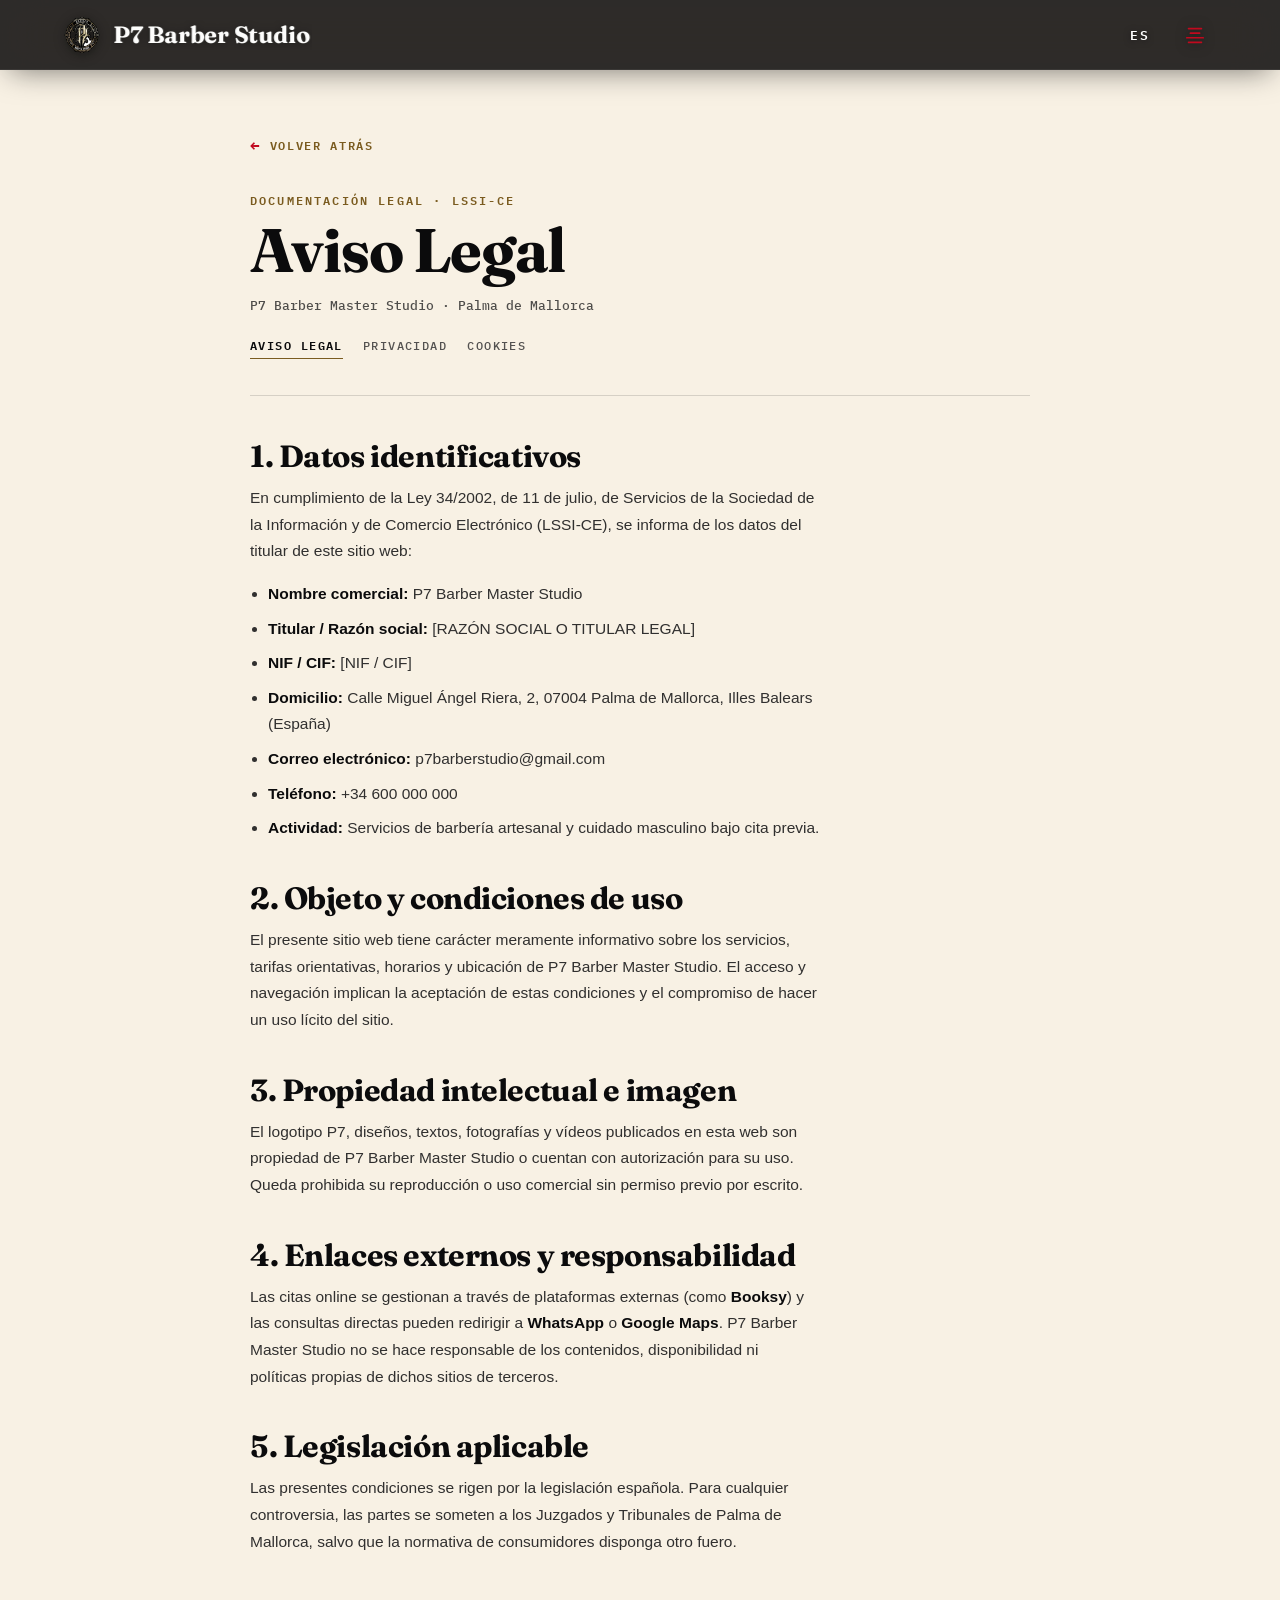
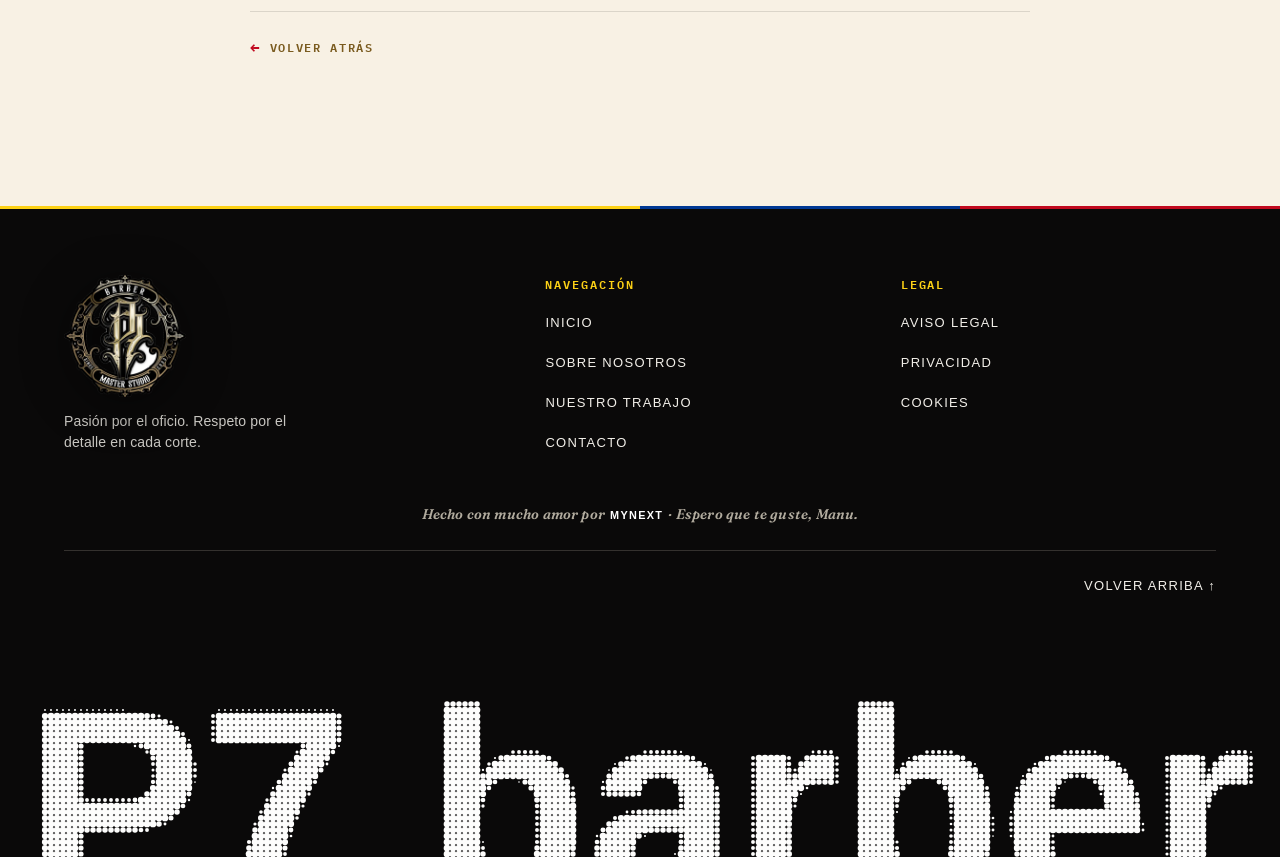
<file: aviso-legal.html>
<!DOCTYPE html>
<html lang="es" data-i18n-page="legal">
<head>
  <meta charset="UTF-8" />
  <meta name="viewport" content="width=device-width, initial-scale=1.0, viewport-fit=cover" />
  <title>Aviso Legal · P7 Barber Master Studio</title>
  <meta name="description" content="Aviso legal y condiciones de uso de P7 Barber Master Studio en Palma de Mallorca." />
  <meta name="theme-color" content="#0b0b0c" />
  <meta name="robots" content="noindex, follow" />
  <link rel="icon" type="image/png" href="./assets/img/favicon.png" />
  <!-- Preconexión y fuentes oficiales P7 (Fraunces + IBM Plex Mono + Switzer) -->
  <link rel="preconnect" href="https://fonts.googleapis.com">
  <link rel="preconnect" href="https://fonts.gstatic.com" crossorigin>
  <link rel="preconnect" href="https://api.fontshare.com" crossorigin>
  <link rel="stylesheet" href="https://fonts.googleapis.com/css2?family=Fraunces:ital,opsz,wght@0,9..144,600;0,9..144,700;0,9..144,800;1,9..144,600&family=IBM+Plex+Mono:wght@500;600&display=swap">
  <link rel="stylesheet" href="https://api.fontshare.com/v2/css?f[]=switzer@400,500,600,700&display=swap">
  <link rel="stylesheet" href="./assets/css/fonts.css?v=20261123e" />
  <link rel="stylesheet" href="./assets/css/site.css?v=20261124f" />
  <link rel="stylesheet" href="./assets/css/header.css?v=20261124e" />
  <link rel="stylesheet" href="./assets/css/legal.css?v=20261124f" />
  <link rel="stylesheet" href="./assets/css/footer.css?v=20261124h" />
  <!-- Microsoft Clarity (excluye localhost y dispositivos marcados con ?soy=musa) -->
  <script>
    (function () {
      try {
        var h = location.hostname;
        if (h === 'localhost' || h === '127.0.0.1' || /^192\.168\./.test(h)) return;
        var p = new URLSearchParams(location.search);
        if (p.get('soy') === 'musa') localStorage.setItem('p7_ignore_clarity', '1');
        if (p.get('soy') === 'off') localStorage.removeItem('p7_ignore_clarity');
        if (localStorage.getItem('p7_ignore_clarity') === '1') return;
      } catch (e) {}
      (function (c, l, a, r, i, t, y) {
        c[a] = c[a] || function () { (c[a].q = c[a].q || []).push(arguments); };
        t = l.createElement(r); t.async = 1; t.src = 'https://www.clarity.ms/tag/' + i;
        y = l.getElementsByTagName(r)[0]; y.parentNode.insertBefore(t, y);
      })(window, document, 'clarity', 'script', 'zitsask6k9');
    })();
  </script>
</head>
<body class="legal-page">
  <a href="#main-content" class="skip-link" data-i18n="a11y.skip">Saltar al contenido</a>

  <!-- HEADER UNIFICADO -->
  <header id="p7-header" class="p7-header" data-scrolled="true" data-always-scrolled="true">
    <div class="p7-header-inner">
      <a href="./index.html#inicio" class="p7-brand" aria-label="P7 Barber Master Studio — Inicio" data-i18n-attr="aria-label:a11y.brandHome">
        <span class="p7-brand-crest"><img src="./assets/img/opt/logo-p7-256w.webp" alt="Escudo P7 Barber Master Studio" data-i18n-attr="alt:a11y.logoAlt" width="36" height="36" decoding="async" /></span>
        <span class="p7-brand-text"><span class="p7-brand-name">P7 Barber Studio</span></span>
      </a>
      <div class="p7-header-actions">
        <button type="button" id="p7-menu-toggle" class="p7-menu-trigger" aria-label="Abrir menú de navegación" data-i18n-attr="aria-label:a11y.openMenu" aria-controls="p7-mobile-drawer" aria-expanded="false">
          <svg class="p7-align-icon" width="20" height="20" viewBox="0 0 24 24" aria-hidden="true">
            <g fill="none" stroke="currentColor" stroke-linecap="round" stroke-linejoin="round" stroke-width="1.85">
              <path d="M12 5h7M12 5h-7" />
              <path d="M12 10h5M12 10h-5" />
              <path d="M12 15h9M12 15h-9" />
              <path d="M12 20h7M12 20h-7" />
            </g>
          </svg>
        </button>
      </div>
    </div>
  </header>

  <!-- MENÚ MÓVIL -->
  <div
  id="p7-mobile-drawer"
  class="p7-drawer"
  aria-hidden="true"
  role="dialog"
  aria-modal="true"
  aria-label="Menú de navegación"
  data-i18n-attr="aria-label:a11y.menuDialog"
>
  <div class="p7-drawer-backdrop" data-drawer-close aria-hidden="true"></div>

  <!-- Láminas de entrada escalonadas (Bandera de Colombia: Amarillo, Azul y Rojo) -->
  <div class="p7-sm-prelayers" aria-hidden="true">
    <div class="p7-sm-prelayer p7-sm-prelayer--gold"></div>
    <div class="p7-sm-prelayer p7-sm-prelayer--blue"></div>
    <div class="p7-sm-prelayer p7-sm-prelayer--red"></div>
  </div>

  <div class="p7-drawer-sheet" data-scroll-allow>
    <div class="p7-drawer-top">
      <a href="./index.html#inicio" class="p7-brand p7-drawer-brand" data-drawer-close aria-label="P7 Barber Master Studio — Inicio" data-i18n-attr="aria-label:a11y.brandHome">
        <span class="p7-brand-crest">
          <img
            src="./assets/img/opt/logo-p7-256w.webp"
            alt="Escudo P7 Barber Master Studio"
            data-i18n-attr="alt:a11y.logoAlt"
            width="32"
            height="32"
            decoding="async"
          >
        </span>
        <span class="p7-brand-name">P7 Barber Studio</span>
      </a>

      <button
        type="button"
        id="p7-menu-close"
        class="p7-sm-close"
        aria-label="Cerrar menú de navegación"
        data-i18n-attr="aria-label:a11y.closeMenu"
      >
        <span class="p7-sm-close-text" data-i18n="nav.close">Cerrar</span>
        <span class="p7-sm-close-icon" aria-hidden="true">
          <span></span>
          <span></span>
        </span>
      </button>
    </div>

    <nav class="p7-drawer-nav" aria-label="Navegación móvil" data-i18n-attr="aria-label:a11y.navMobile">
      <ul class="p7-drawer-list">
        <li class="p7-drawer-item" style="--stagger: 0;">
          <a href="./index.html#inicio" class="p7-drawer-link" data-drawer-close>
            <span class="p7-drawer-label" data-i18n="nav.home">Inicio</span>
            <span class="p7-drawer-num" aria-hidden="true">01</span>
          </a>
        </li>
        <li class="p7-drawer-item" style="--stagger: 1;">
          <a href="./index.html#sobre-nosotros" class="p7-drawer-link" data-drawer-close>
            <span class="p7-drawer-label" data-i18n="nav.about">Sobre nosotros</span>
            <span class="p7-drawer-num" aria-hidden="true">02</span>
          </a>
        </li>
        <li class="p7-drawer-item" style="--stagger: 2;">
          <a href="./index.html#nuestro-trabajo" class="p7-drawer-link" data-drawer-close>
            <span class="p7-drawer-label" data-i18n="nav.work">Nuestro trabajo</span>
            <span class="p7-drawer-num" aria-hidden="true">03</span>
          </a>
        </li>
        <li class="p7-drawer-item" style="--stagger: 3;">
          <a href="./index.html#reserva" class="p7-drawer-link" data-drawer-close>
            <span class="p7-drawer-label" data-i18n="nav.book">Reservar cita</span>
            <span class="p7-drawer-num" aria-hidden="true">04</span>
          </a>
        </li>
        <li class="p7-drawer-item" style="--stagger: 4;">
          <a href="./index.html#contacto" class="p7-drawer-link" data-drawer-close>
            <span class="p7-drawer-label" data-i18n="nav.contact">Contacto</span>
            <span class="p7-drawer-num" aria-hidden="true">05</span>
          </a>
        </li>
      </ul>
    </nav>

    <div class="p7-drawer-foot">
      <nav class="p7-sm-langs" aria-label="Selector de idioma" data-i18n-attr="aria-label:a11y.langSelector">
        <button type="button" class="p7-sm-lang is-active" data-lang="es" aria-current="true" aria-label="Español">ES</button>
        <span class="p7-sm-lang-sep" aria-hidden="true">·</span>
        <button type="button" class="p7-sm-lang" data-lang="en" aria-label="English">EN</button>
        <span class="p7-sm-lang-sep" aria-hidden="true">·</span>
        <button type="button" class="p7-sm-lang" data-lang="de" aria-label="Deutsch">DE</button>
      </nav>

      <div class="p7-sm-socials">
        <a
          href="https://www.instagram.com/p7barbers/"
          target="_blank"
          rel="noopener noreferrer"
          class="p7-sm-social-link"
          data-relleno="instagram"
          aria-label="Instagram de P7 Barber Master Studio"
          data-i18n-attr="aria-label:a11y.instagram"
        >
          <svg width="24" height="24" viewBox="0 0 24 24" fill="none" stroke="currentColor" stroke-width="1.75" stroke-linecap="round" stroke-linejoin="round" aria-hidden="true">
            <rect width="20" height="20" x="2" y="2" rx="5" ry="5" />
            <path d="M16 11.37A4 4 0 1 1 12.63 8 4 4 0 0 1 16 11.37z" />
            <line x1="17.5" x2="17.51" y1="6.5" y2="6.5" />
          </svg>
        </a>
      </div>
    </div>
  </div>
</div>

    <!-- CURVED MENU -->
  <div id="p7-curved-menu" class="p7-curved" aria-hidden="true" role="dialog" aria-modal="true" aria-label="Menú de navegación" data-i18n-attr="aria-label:a11y.menuDialog">
    <div class="p7-curved-backdrop" data-curved-close aria-hidden="true"></div>
    <aside class="p7-curved-panel" data-scroll-allow>
      <svg class="p7-curved-svg" aria-hidden="true" preserveAspectRatio="none"><path id="p7-curved-path" d=""></path></svg>
      <div class="p7-curved-inner">
        <div class="p7-curved-head">
          <span class="p7-curved-kicker" data-i18n="nav.kicker">Navegación</span>
          <button type="button" id="p7-curved-close" class="p7-menu-trigger p7-menu-trigger--dark" aria-label="Cerrar menú" data-i18n-attr="aria-label:a11y.closeMenuShort">
            <svg class="p7-align-icon" width="20" height="20" viewBox="0 0 24 24" aria-hidden="true">
              <g fill="none" stroke="currentColor" stroke-linecap="round" stroke-linejoin="round" stroke-width="1.85">
                <path d="M12 5h7M12 5h-7" />
                <path d="M12 10h5M12 10h-5" />
                <path d="M12 15h9M12 15h-9" />
                <path d="M12 20h7M12 20h-7" />
              </g>
            </svg>
          </button>
        </div>
        <nav class="p7-curved-nav" aria-label="Secciones principales" data-i18n-attr="aria-label:a11y.navSections">
          <a href="./index.html#inicio" class="p7-curved-link" data-curved-close><span class="p7-curved-index">1.</span><span class="p7-curved-text" data-split-text data-i18n="nav.home">Inicio</span></a>
          <a href="./index.html#sobre-nosotros" class="p7-curved-link" data-curved-close><span class="p7-curved-index">2.</span><span class="p7-curved-text" data-split-text data-i18n="nav.about">Sobre nosotros</span></a>
          <a href="./index.html#nuestro-trabajo" class="p7-curved-link" data-curved-close><span class="p7-curved-index">3.</span><span class="p7-curved-text" data-split-text data-i18n="nav.work">Nuestro trabajo</span></a>
          <a href="./index.html#contacto" class="p7-curved-link" data-curved-close><span class="p7-curved-index">4.</span><span class="p7-curved-text" data-split-text data-i18n="nav.contact">Contacto</span></a>
        </nav>
        <div class="p7-curved-foot">
          <a href="./index.html#reserva" class="p7-curved-cta" data-curved-close><span data-i18n="nav.book">Reservar cita</span></a>
          <nav class="p7-sm-langs p7-curved-langs" aria-label="Selector de idioma" data-i18n-attr="aria-label:a11y.langSelector">
            <button type="button" class="p7-sm-lang is-active" data-lang="es" aria-current="true" aria-label="Español">ES</button>
            <span class="p7-sm-lang-sep" aria-hidden="true">·</span>
            <button type="button" class="p7-sm-lang" data-lang="en" aria-label="English">EN</button>
            <span class="p7-sm-lang-sep" aria-hidden="true">·</span>
            <button type="button" class="p7-sm-lang" data-lang="de" aria-label="Deutsch">DE</button>
          </nav>
          <p class="p7-curved-meta" data-i18n="nav.curvedMeta">C/ Miguel Ángel Riera, 2 · Palma · ★ 5,0 en Booksy</p>
        </div>
      </div>
    </aside>
  </div>

  <!-- CONTENIDO LEGAL -->
  <main id="main-content" class="legal-main">
    <article class="legal-shell">
      <a href="./index.html#p7-halftone-footer" class="legal-back" data-nav-back><span class="legal-back-arrow" aria-hidden="true">←</span><span data-i18n="team.back">Volver atrás</span></a>

      <header class="legal-header">
        <span class="legal-kicker" data-i18n="aviso.kicker">Documentación legal · LSSI-CE</span>
        <h1 class="legal-h1" data-i18n="aviso.h1">Aviso Legal</h1>
        <p class="legal-updated">P7 Barber Master Studio · Palma de Mallorca</p>
        <nav class="legal-switcher" aria-label="Documentos legales" data-i18n-attr="aria-label:legal.switcherAria">
          <a href="./aviso-legal.html" aria-current="page" data-i18n="legal.tab.aviso">Aviso legal</a>
          <a href="./privacidad.html" data-i18n="legal.tab.privacidad">Privacidad</a>
          <a href="./cookies.html" data-i18n="legal.tab.cookies">Cookies</a>
        </nav>
      </header>

      <div class="legal-body">
        <section class="legal-section">
          <h2 data-i18n="aviso.s1.h2">1. Datos identificativos</h2>
          <p data-i18n="aviso.s1.p1">En cumplimiento de la Ley 34/2002, de 11 de julio, de Servicios de la Sociedad de la Información y de Comercio Electrónico (LSSI-CE), se informa de los datos del titular de este sitio web:</p>
          <ul>
            <li data-i18n-html="aviso.s1.li1"><strong>Nombre comercial:</strong> P7 Barber Master Studio</li>
            <li data-i18n-html="aviso.s1.li2"><strong>Titular / Razón social:</strong> [RAZÓN SOCIAL O TITULAR LEGAL]</li>
            <li data-i18n-html="aviso.s1.li3"><strong>NIF / CIF:</strong> [NIF / CIF]</li>
            <li data-i18n-html="aviso.s1.li4"><strong>Domicilio:</strong> Calle Miguel Ángel Riera, 2, 07004 Palma de Mallorca, Illes Balears (España)</li>
            <li data-i18n-html="aviso.s1.li5"><strong>Correo electrónico:</strong> p7barberstudio@gmail.com</li>
            <li data-i18n-html="aviso.s1.li6"><strong>Teléfono:</strong> +34 600 000 000</li>
            <li data-i18n-html="aviso.s1.li7"><strong>Actividad:</strong> Servicios de barbería artesanal y cuidado masculino bajo cita previa.</li>
          </ul>
        </section>

        <section class="legal-section">
          <h2 data-i18n="aviso.s2.h2">2. Objeto y condiciones de uso</h2>
          <p data-i18n="aviso.s2.p1">El presente sitio web tiene carácter meramente informativo sobre los servicios, tarifas orientativas, horarios y ubicación de P7 Barber Master Studio. El acceso y navegación implican la aceptación de estas condiciones y el compromiso de hacer un uso lícito del sitio.</p>
        </section>

        <section class="legal-section">
          <h2 data-i18n="aviso.s3.h2">3. Propiedad intelectual e imagen</h2>
          <p data-i18n="aviso.s3.p1">El logotipo P7, diseños, textos, fotografías y vídeos publicados en esta web son propiedad de P7 Barber Master Studio o cuentan con autorización para su uso. Queda prohibida su reproducción o uso comercial sin permiso previo por escrito.</p>
        </section>

        <section class="legal-section">
          <h2 data-i18n="aviso.s4.h2">4. Enlaces externos y responsabilidad</h2>
          <p data-i18n-html="aviso.s4.p1">Las citas online se gestionan a través de plataformas externas (como <strong>Booksy</strong>) y las consultas directas pueden redirigir a <strong>WhatsApp</strong> o <strong>Google Maps</strong>. P7 Barber Master Studio no se hace responsable de los contenidos, disponibilidad ni políticas propias de dichos sitios de terceros.</p>
        </section>

        <section class="legal-section">
          <h2 data-i18n="aviso.s5.h2">5. Legislación aplicable</h2>
          <p data-i18n="aviso.s5.p1">Las presentes condiciones se rigen por la legislación española. Para cualquier controversia, las partes se someten a los Juzgados y Tribunales de Palma de Mallorca, salvo que la normativa de consumidores disponga otro fuero.</p>
        </section>
      </div>

      <div class="legal-foot-nav">
        <a href="./index.html#p7-halftone-footer" class="legal-back" data-nav-back><span class="legal-back-arrow" aria-hidden="true">←</span><span data-i18n="team.back">Volver atrás</span></a>
      </div>
    </article>
  </main>

  <div class="colombia-divider" aria-hidden="true"></div>

  <!-- FOOTER UNIFICADO -->
  <footer id="p7-halftone-footer" class="hwf-root" data-wordmark="P7 barber" aria-label="Pie de página" data-i18n-attr="aria-label:a11y.footer">
    <canvas id="p7-halftone-canvas" aria-hidden="true"></canvas>
    <span class="hwf-sr">P7 Barber Master Studio</span>
    <div class="hwf-top">
      <div class="hwf-brand">
        <a href="./index.html#inicio" class="hwf-logo-link" aria-label="P7 Barber Master Studio — Inicio" data-i18n-attr="aria-label:a11y.brandHome">
          <img src="./assets/img/opt/logo-p7-512w.webp" alt="Escudo P7 Barber Master Studio" data-i18n-attr="alt:a11y.logoAlt" class="hwf-logo-img" width="124" height="124" loading="lazy" decoding="async" />
        </a>
      <p class="hwf-slogan" data-i18n="footer.slogan">Pasión por el oficio. Respeto por el detalle en cada corte.</p>
      </div>
      <nav class="hwf-col" aria-label="Navegación" data-i18n-attr="aria-label:footer.navTitle">
        <h3 data-i18n="footer.navTitle">Navegación</h3>
        <ul>
          <li><a href="./index.html#inicio" data-i18n="nav.home">Inicio</a></li>
          <li><a href="./index.html#sobre-nosotros" data-i18n="nav.about">Sobre nosotros</a></li>
          <li><a href="./index.html#nuestro-trabajo" data-i18n="nav.work">Nuestro trabajo</a></li>
          <li><a href="./index.html#contacto" data-i18n="nav.contact">Contacto</a></li>
        </ul>
      </nav>
      <nav class="hwf-col hwf-col--legal" aria-label="Legal" data-i18n-attr="aria-label:footer.legalTitle">
        <h3 data-i18n="footer.legalTitle">Legal</h3>
        <ul>
          <li><a href="./aviso-legal.html" data-i18n="footer.legalNotice">Aviso legal</a></li>
          <li><a href="./privacidad.html" data-i18n="footer.privacy">Privacidad</a></li>
          <li><a href="./cookies.html" data-i18n="footer.cookies">Cookies</a></li>
        </ul>
      </nav>
    </div>
    <div class="hwf-credits">
      <a href="https://mynextbymusa.com" target="_blank" rel="noopener noreferrer" class="hwf-credit-link">Hecho con mucho amor por <strong>MYNEXT</strong> · Espero que te guste, Manu.</a>
    </div>
    <div class="hwf-rule">
      <div class="hwf-rule-inner">
        <button type="button" id="p7-back-to-top" class="hwf-up" data-i18n="footer.backToTop">Volver arriba ↑</button>
      </div>
    </div>
  </footer>

  <script defer src="./assets/js/i18n/es.js?v=20261124a"></script>
  <script defer src="./assets/js/i18n/en.js?v=20261124a"></script>
  <script defer src="./assets/js/i18n/de.js?v=20261124a"></script>
  <script defer src="./assets/js/i18n/engine.js?v=20261123g"></script>
  <script defer src="./assets/js/nav-memory.js?v=20261123e"></script>
  <script defer src="./assets/js/header.js?v=20261123i"></script>
  <script defer src="./assets/js/footer.js?v=20261123e"></script>
</body>
</html>
</file>
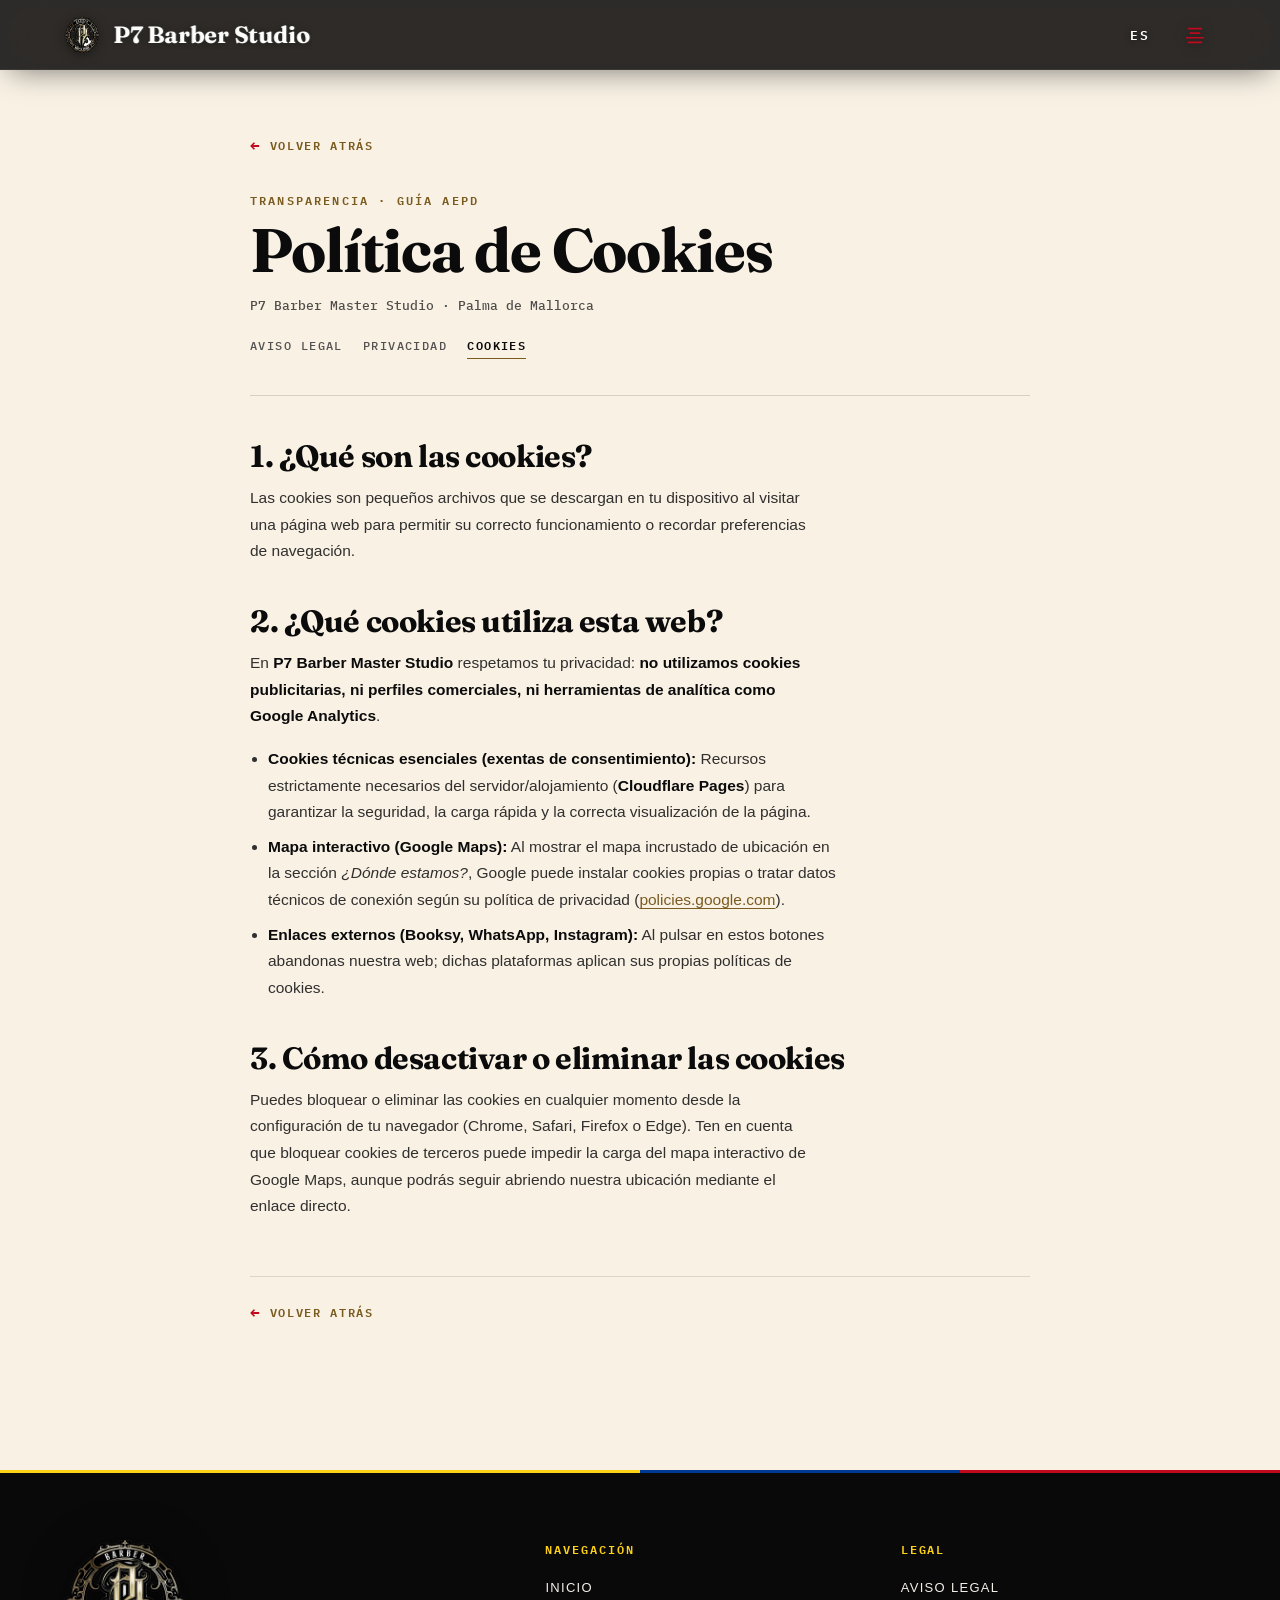
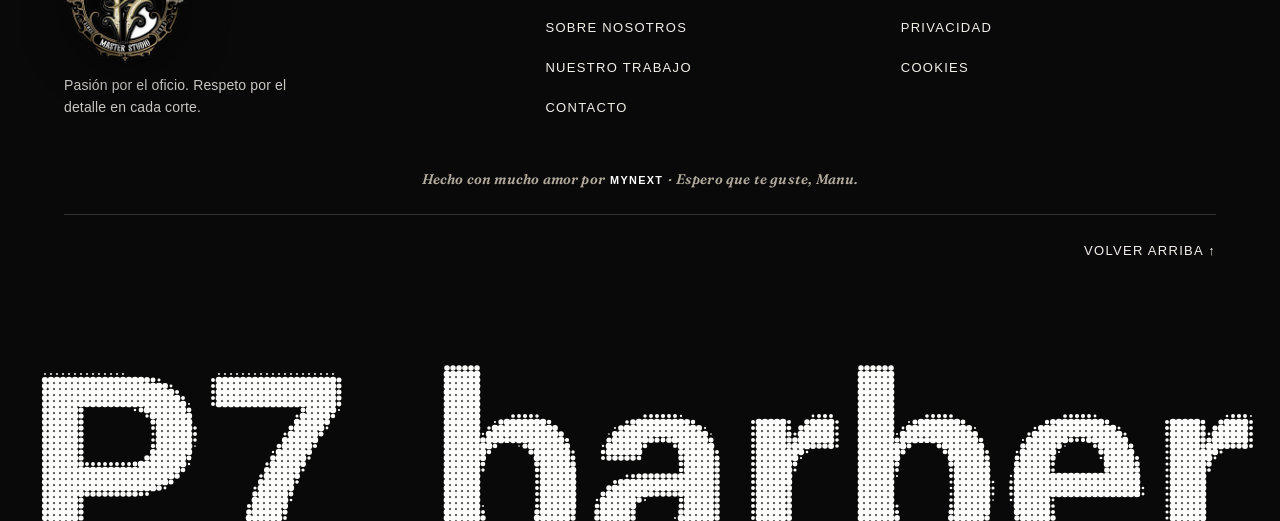
<file: cookies.html>
<!DOCTYPE html>
<html lang="es" data-i18n-page="cookies">
<head>
  <meta charset="UTF-8" />
  <meta name="viewport" content="width=device-width, initial-scale=1.0, viewport-fit=cover" />
  <title>Política de Cookies · P7 Barber Master Studio</title>
  <meta name="description" content="Información sobre el uso de cookies en P7 Barber Master Studio, Palma de Mallorca." />
  <meta name="theme-color" content="#0b0b0c" />
  <meta name="robots" content="noindex, follow" />
  <link rel="icon" type="image/png" href="./assets/img/favicon.png" />
  <!-- Preconexión y fuentes oficiales P7 (Fraunces + IBM Plex Mono + Switzer) -->
  <link rel="preconnect" href="https://fonts.googleapis.com">
  <link rel="preconnect" href="https://fonts.gstatic.com" crossorigin>
  <link rel="preconnect" href="https://api.fontshare.com" crossorigin>
  <link rel="stylesheet" href="https://fonts.googleapis.com/css2?family=Fraunces:ital,opsz,wght@0,9..144,600;0,9..144,700;0,9..144,800;1,9..144,600&family=IBM+Plex+Mono:wght@500;600&display=swap">
  <link rel="stylesheet" href="https://api.fontshare.com/v2/css?f[]=switzer@400,500,600,700&display=swap">
  <link rel="stylesheet" href="./assets/css/fonts.css?v=20261123e" />
  <link rel="stylesheet" href="./assets/css/site.css?v=20261124f" />
  <link rel="stylesheet" href="./assets/css/header.css?v=20261124e" />
  <link rel="stylesheet" href="./assets/css/legal.css?v=20261124f" />
  <link rel="stylesheet" href="./assets/css/footer.css?v=20261124h" />
  <!-- Microsoft Clarity (excluye localhost y dispositivos marcados con ?soy=musa) -->
  <script>
    (function () {
      try {
        var h = location.hostname;
        if (h === 'localhost' || h === '127.0.0.1' || /^192\.168\./.test(h)) return;
        var p = new URLSearchParams(location.search);
        if (p.get('soy') === 'musa') localStorage.setItem('p7_ignore_clarity', '1');
        if (p.get('soy') === 'off') localStorage.removeItem('p7_ignore_clarity');
        if (localStorage.getItem('p7_ignore_clarity') === '1') return;
      } catch (e) {}
      (function (c, l, a, r, i, t, y) {
        c[a] = c[a] || function () { (c[a].q = c[a].q || []).push(arguments); };
        t = l.createElement(r); t.async = 1; t.src = 'https://www.clarity.ms/tag/' + i;
        y = l.getElementsByTagName(r)[0]; y.parentNode.insertBefore(t, y);
      })(window, document, 'clarity', 'script', 'zitsask6k9');
    })();
  </script>
</head>
<body class="legal-page">
  <a href="#main-content" class="skip-link" data-i18n="a11y.skip">Saltar al contenido</a>

  <!-- HEADER UNIFICADO -->
  <header id="p7-header" class="p7-header" data-scrolled="true" data-always-scrolled="true">
    <div class="p7-header-inner">
      <a href="./index.html#inicio" class="p7-brand" aria-label="P7 Barber Master Studio — Inicio" data-i18n-attr="aria-label:a11y.brandHome">
        <span class="p7-brand-crest"><img src="./assets/img/opt/logo-p7-256w.webp" alt="Escudo P7 Barber Master Studio" data-i18n-attr="alt:a11y.logoAlt" width="36" height="36" decoding="async" /></span>
        <span class="p7-brand-text"><span class="p7-brand-name">P7 Barber Studio</span></span>
      </a>
      <div class="p7-header-actions">
        <button type="button" id="p7-menu-toggle" class="p7-menu-trigger" aria-label="Abrir menú de navegación" data-i18n-attr="aria-label:a11y.openMenu" aria-controls="p7-mobile-drawer" aria-expanded="false">
          <svg class="p7-align-icon" width="20" height="20" viewBox="0 0 24 24" aria-hidden="true">
            <g fill="none" stroke="currentColor" stroke-linecap="round" stroke-linejoin="round" stroke-width="1.85">
              <path d="M12 5h7M12 5h-7" />
              <path d="M12 10h5M12 10h-5" />
              <path d="M12 15h9M12 15h-9" />
              <path d="M12 20h7M12 20h-7" />
            </g>
          </svg>
        </button>
      </div>
    </div>
  </header>

  <!-- MENÚ MÓVIL -->
  <div
  id="p7-mobile-drawer"
  class="p7-drawer"
  aria-hidden="true"
  role="dialog"
  aria-modal="true"
  aria-label="Menú de navegación"
  data-i18n-attr="aria-label:a11y.menuDialog"
>
  <div class="p7-drawer-backdrop" data-drawer-close aria-hidden="true"></div>

  <!-- Láminas de entrada escalonadas (Bandera de Colombia: Amarillo, Azul y Rojo) -->
  <div class="p7-sm-prelayers" aria-hidden="true">
    <div class="p7-sm-prelayer p7-sm-prelayer--gold"></div>
    <div class="p7-sm-prelayer p7-sm-prelayer--blue"></div>
    <div class="p7-sm-prelayer p7-sm-prelayer--red"></div>
  </div>

  <div class="p7-drawer-sheet" data-scroll-allow>
    <div class="p7-drawer-top">
      <a href="./index.html#inicio" class="p7-brand p7-drawer-brand" data-drawer-close aria-label="P7 Barber Master Studio — Inicio" data-i18n-attr="aria-label:a11y.brandHome">
        <span class="p7-brand-crest">
          <img
            src="./assets/img/opt/logo-p7-256w.webp"
            alt="Escudo P7 Barber Master Studio"
            data-i18n-attr="alt:a11y.logoAlt"
            width="32"
            height="32"
            decoding="async"
          >
        </span>
        <span class="p7-brand-name">P7 Barber Studio</span>
      </a>

      <button
        type="button"
        id="p7-menu-close"
        class="p7-sm-close"
        aria-label="Cerrar menú de navegación"
        data-i18n-attr="aria-label:a11y.closeMenu"
      >
        <span class="p7-sm-close-text" data-i18n="nav.close">Cerrar</span>
        <span class="p7-sm-close-icon" aria-hidden="true">
          <span></span>
          <span></span>
        </span>
      </button>
    </div>

    <nav class="p7-drawer-nav" aria-label="Navegación móvil" data-i18n-attr="aria-label:a11y.navMobile">
      <ul class="p7-drawer-list">
        <li class="p7-drawer-item" style="--stagger: 0;">
          <a href="./index.html#inicio" class="p7-drawer-link" data-drawer-close>
            <span class="p7-drawer-label" data-i18n="nav.home">Inicio</span>
            <span class="p7-drawer-num" aria-hidden="true">01</span>
          </a>
        </li>
        <li class="p7-drawer-item" style="--stagger: 1;">
          <a href="./index.html#sobre-nosotros" class="p7-drawer-link" data-drawer-close>
            <span class="p7-drawer-label" data-i18n="nav.about">Sobre nosotros</span>
            <span class="p7-drawer-num" aria-hidden="true">02</span>
          </a>
        </li>
        <li class="p7-drawer-item" style="--stagger: 2;">
          <a href="./index.html#nuestro-trabajo" class="p7-drawer-link" data-drawer-close>
            <span class="p7-drawer-label" data-i18n="nav.work">Nuestro trabajo</span>
            <span class="p7-drawer-num" aria-hidden="true">03</span>
          </a>
        </li>
        <li class="p7-drawer-item" style="--stagger: 3;">
          <a href="./index.html#reserva" class="p7-drawer-link" data-drawer-close>
            <span class="p7-drawer-label" data-i18n="nav.book">Reservar cita</span>
            <span class="p7-drawer-num" aria-hidden="true">04</span>
          </a>
        </li>
        <li class="p7-drawer-item" style="--stagger: 4;">
          <a href="./index.html#contacto" class="p7-drawer-link" data-drawer-close>
            <span class="p7-drawer-label" data-i18n="nav.contact">Contacto</span>
            <span class="p7-drawer-num" aria-hidden="true">05</span>
          </a>
        </li>
      </ul>
    </nav>

    <div class="p7-drawer-foot">
      <nav class="p7-sm-langs" aria-label="Selector de idioma" data-i18n-attr="aria-label:a11y.langSelector">
        <button type="button" class="p7-sm-lang is-active" data-lang="es" aria-current="true" aria-label="Español">ES</button>
        <span class="p7-sm-lang-sep" aria-hidden="true">·</span>
        <button type="button" class="p7-sm-lang" data-lang="en" aria-label="English">EN</button>
        <span class="p7-sm-lang-sep" aria-hidden="true">·</span>
        <button type="button" class="p7-sm-lang" data-lang="de" aria-label="Deutsch">DE</button>
      </nav>

      <div class="p7-sm-socials">
        <a
          href="https://www.instagram.com/p7barbers/"
          target="_blank"
          rel="noopener noreferrer"
          class="p7-sm-social-link"
          data-relleno="instagram"
          aria-label="Instagram de P7 Barber Master Studio"
          data-i18n-attr="aria-label:a11y.instagram"
        >
          <svg width="24" height="24" viewBox="0 0 24 24" fill="none" stroke="currentColor" stroke-width="1.75" stroke-linecap="round" stroke-linejoin="round" aria-hidden="true">
            <rect width="20" height="20" x="2" y="2" rx="5" ry="5" />
            <path d="M16 11.37A4 4 0 1 1 12.63 8 4 4 0 0 1 16 11.37z" />
            <line x1="17.5" x2="17.51" y1="6.5" y2="6.5" />
          </svg>
        </a>
      </div>
    </div>
  </div>
</div>

    <!-- CURVED MENU -->
  <div id="p7-curved-menu" class="p7-curved" aria-hidden="true" role="dialog" aria-modal="true" aria-label="Menú de navegación" data-i18n-attr="aria-label:a11y.menuDialog">
    <div class="p7-curved-backdrop" data-curved-close aria-hidden="true"></div>
    <aside class="p7-curved-panel" data-scroll-allow>
      <svg class="p7-curved-svg" aria-hidden="true" preserveAspectRatio="none"><path id="p7-curved-path" d=""></path></svg>
      <div class="p7-curved-inner">
        <div class="p7-curved-head">
          <span class="p7-curved-kicker" data-i18n="nav.kicker">Navegación</span>
          <button type="button" id="p7-curved-close" class="p7-menu-trigger p7-menu-trigger--dark" aria-label="Cerrar menú" data-i18n-attr="aria-label:a11y.closeMenuShort">
            <svg class="p7-align-icon" width="20" height="20" viewBox="0 0 24 24" aria-hidden="true">
              <g fill="none" stroke="currentColor" stroke-linecap="round" stroke-linejoin="round" stroke-width="1.85">
                <path d="M12 5h7M12 5h-7" />
                <path d="M12 10h5M12 10h-5" />
                <path d="M12 15h9M12 15h-9" />
                <path d="M12 20h7M12 20h-7" />
              </g>
            </svg>
          </button>
        </div>
        <nav class="p7-curved-nav" aria-label="Secciones principales" data-i18n-attr="aria-label:a11y.navSections">
          <a href="./index.html#inicio" class="p7-curved-link" data-curved-close><span class="p7-curved-index">1.</span><span class="p7-curved-text" data-split-text data-i18n="nav.home">Inicio</span></a>
          <a href="./index.html#sobre-nosotros" class="p7-curved-link" data-curved-close><span class="p7-curved-index">2.</span><span class="p7-curved-text" data-split-text data-i18n="nav.about">Sobre nosotros</span></a>
          <a href="./index.html#nuestro-trabajo" class="p7-curved-link" data-curved-close><span class="p7-curved-index">3.</span><span class="p7-curved-text" data-split-text data-i18n="nav.work">Nuestro trabajo</span></a>
          <a href="./index.html#contacto" class="p7-curved-link" data-curved-close><span class="p7-curved-index">4.</span><span class="p7-curved-text" data-split-text data-i18n="nav.contact">Contacto</span></a>
        </nav>
        <div class="p7-curved-foot">
          <a href="./index.html#reserva" class="p7-curved-cta" data-curved-close><span data-i18n="nav.book">Reservar cita</span></a>
          <nav class="p7-sm-langs p7-curved-langs" aria-label="Selector de idioma" data-i18n-attr="aria-label:a11y.langSelector">
            <button type="button" class="p7-sm-lang is-active" data-lang="es" aria-current="true" aria-label="Español">ES</button>
            <span class="p7-sm-lang-sep" aria-hidden="true">·</span>
            <button type="button" class="p7-sm-lang" data-lang="en" aria-label="English">EN</button>
            <span class="p7-sm-lang-sep" aria-hidden="true">·</span>
            <button type="button" class="p7-sm-lang" data-lang="de" aria-label="Deutsch">DE</button>
          </nav>
          <p class="p7-curved-meta" data-i18n="nav.curvedMeta">C/ Miguel Ángel Riera, 2 · Palma · ★ 5,0 en Booksy</p>
        </div>
      </div>
    </aside>
  </div>

  <!-- CONTENIDO LEGAL -->
  <main id="main-content" class="legal-main">
    <article class="legal-shell">
      <a href="./index.html#p7-halftone-footer" class="legal-back" data-nav-back><span class="legal-back-arrow" aria-hidden="true">←</span><span data-i18n="team.back">Volver atrás</span></a>

      <header class="legal-header">
        <span class="legal-kicker" data-i18n="cook.kicker">Transparencia · Guía AEPD</span>
        <h1 class="legal-h1" data-i18n="cook.h1">Política de Cookies</h1>
        <p class="legal-updated">P7 Barber Master Studio · Palma de Mallorca</p>
        <nav class="legal-switcher" aria-label="Documentos legales" data-i18n-attr="aria-label:legal.switcherAria">
          <a href="./aviso-legal.html" data-i18n="legal.tab.aviso">Aviso legal</a>
          <a href="./privacidad.html" data-i18n="legal.tab.privacidad">Privacidad</a>
          <a href="./cookies.html" aria-current="page" data-i18n="legal.tab.cookies">Cookies</a>
        </nav>
      </header>

      <div class="legal-body">
        <section class="legal-section">
          <h2 data-i18n="cook.s1.h2">1. ¿Qué son las cookies?</h2>
          <p data-i18n="cook.s1.p1">Las cookies son pequeños archivos que se descargan en tu dispositivo al visitar una página web para permitir su correcto funcionamiento o recordar preferencias de navegación.</p>
        </section>

        <section class="legal-section">
          <h2 data-i18n="cook.s2.h2">2. ¿Qué cookies utiliza esta web?</h2>
          <p data-i18n-html="cook.s2.p1">En <strong>P7 Barber Master Studio</strong> respetamos tu privacidad: <strong>no utilizamos cookies publicitarias, ni perfiles comerciales, ni herramientas de analítica como Google Analytics</strong>.</p>
          <ul>
            <li data-i18n-html="cook.s2.li1"><strong>Cookies técnicas esenciales (exentas de consentimiento):</strong> Recursos estrictamente necesarios del servidor/alojamiento (<strong>Cloudflare Pages</strong>) para garantizar la seguridad, la carga rápida y la correcta visualización de la página.</li>
            <li data-i18n-html="cook.s2.li2"><strong>Mapa interactivo (Google Maps):</strong> Al mostrar el mapa incrustado de ubicación en la sección <em>¿Dónde estamos?</em>, Google puede instalar cookies propias o tratar datos técnicos de conexión según su política de privacidad (<a href="https://policies.google.com" target="_blank" rel="noopener noreferrer">policies.google.com</a>).</li>
            <li data-i18n-html="cook.s2.li3"><strong>Enlaces externos (Booksy, WhatsApp, Instagram):</strong> Al pulsar en estos botones abandonas nuestra web; dichas plataformas aplican sus propias políticas de cookies.</li>
          </ul>
        </section>

        <section class="legal-section">
          <h2 data-i18n="cook.s3.h2">3. Cómo desactivar o eliminar las cookies</h2>
          <p data-i18n="cook.s3.p1">Puedes bloquear o eliminar las cookies en cualquier momento desde la configuración de tu navegador (Chrome, Safari, Firefox o Edge). Ten en cuenta que bloquear cookies de terceros puede impedir la carga del mapa interactivo de Google Maps, aunque podrás seguir abriendo nuestra ubicación mediante el enlace directo.</p>
        </section>
      </div>

      <div class="legal-foot-nav">
        <a href="./index.html#p7-halftone-footer" class="legal-back" data-nav-back><span class="legal-back-arrow" aria-hidden="true">←</span><span data-i18n="team.back">Volver atrás</span></a>
      </div>
    </article>
  </main>

  <div class="colombia-divider" aria-hidden="true"></div>

  <!-- FOOTER UNIFICADO -->
  <footer id="p7-halftone-footer" class="hwf-root" data-wordmark="P7 barber" aria-label="Pie de página" data-i18n-attr="aria-label:a11y.footer">
    <canvas id="p7-halftone-canvas" aria-hidden="true"></canvas>
    <span class="hwf-sr">P7 Barber Master Studio</span>
    <div class="hwf-top">
      <div class="hwf-brand">
        <a href="./index.html#inicio" class="hwf-logo-link" aria-label="P7 Barber Master Studio — Inicio" data-i18n-attr="aria-label:a11y.brandHome">
          <img src="./assets/img/opt/logo-p7-512w.webp" alt="Escudo P7 Barber Master Studio" data-i18n-attr="alt:a11y.logoAlt" class="hwf-logo-img" width="124" height="124" loading="lazy" decoding="async" />
        </a>
      <p class="hwf-slogan" data-i18n="footer.slogan">Pasión por el oficio. Respeto por el detalle en cada corte.</p>
      </div>
      <nav class="hwf-col" aria-label="Navegación" data-i18n-attr="aria-label:footer.navTitle">
        <h3 data-i18n="footer.navTitle">Navegación</h3>
        <ul>
          <li><a href="./index.html#inicio" data-i18n="nav.home">Inicio</a></li>
          <li><a href="./index.html#sobre-nosotros" data-i18n="nav.about">Sobre nosotros</a></li>
          <li><a href="./index.html#nuestro-trabajo" data-i18n="nav.work">Nuestro trabajo</a></li>
          <li><a href="./index.html#contacto" data-i18n="nav.contact">Contacto</a></li>
        </ul>
      </nav>
      <nav class="hwf-col hwf-col--legal" aria-label="Legal" data-i18n-attr="aria-label:footer.legalTitle">
        <h3 data-i18n="footer.legalTitle">Legal</h3>
        <ul>
          <li><a href="./aviso-legal.html" data-i18n="footer.legalNotice">Aviso legal</a></li>
          <li><a href="./privacidad.html" data-i18n="footer.privacy">Privacidad</a></li>
          <li><a href="./cookies.html" data-i18n="footer.cookies">Cookies</a></li>
        </ul>
      </nav>
    </div>
    <div class="hwf-credits">
      <a href="https://mynextbymusa.com" target="_blank" rel="noopener noreferrer" class="hwf-credit-link">Hecho con mucho amor por <strong>MYNEXT</strong> · Espero que te guste, Manu.</a>
    </div>
    <div class="hwf-rule">
      <div class="hwf-rule-inner">
        <button type="button" id="p7-back-to-top" class="hwf-up" data-i18n="footer.backToTop">Volver arriba ↑</button>
      </div>
    </div>
  </footer>

  <script defer src="./assets/js/i18n/es.js?v=20261124a"></script>
  <script defer src="./assets/js/i18n/en.js?v=20261124a"></script>
  <script defer src="./assets/js/i18n/de.js?v=20261124a"></script>
  <script defer src="./assets/js/i18n/engine.js?v=20261123g"></script>
  <script defer src="./assets/js/nav-memory.js?v=20261123e"></script>
  <script defer src="./assets/js/header.js?v=20261123i"></script>
  <script defer src="./assets/js/footer.js?v=20261123e"></script>
</body>
</html>
</file>
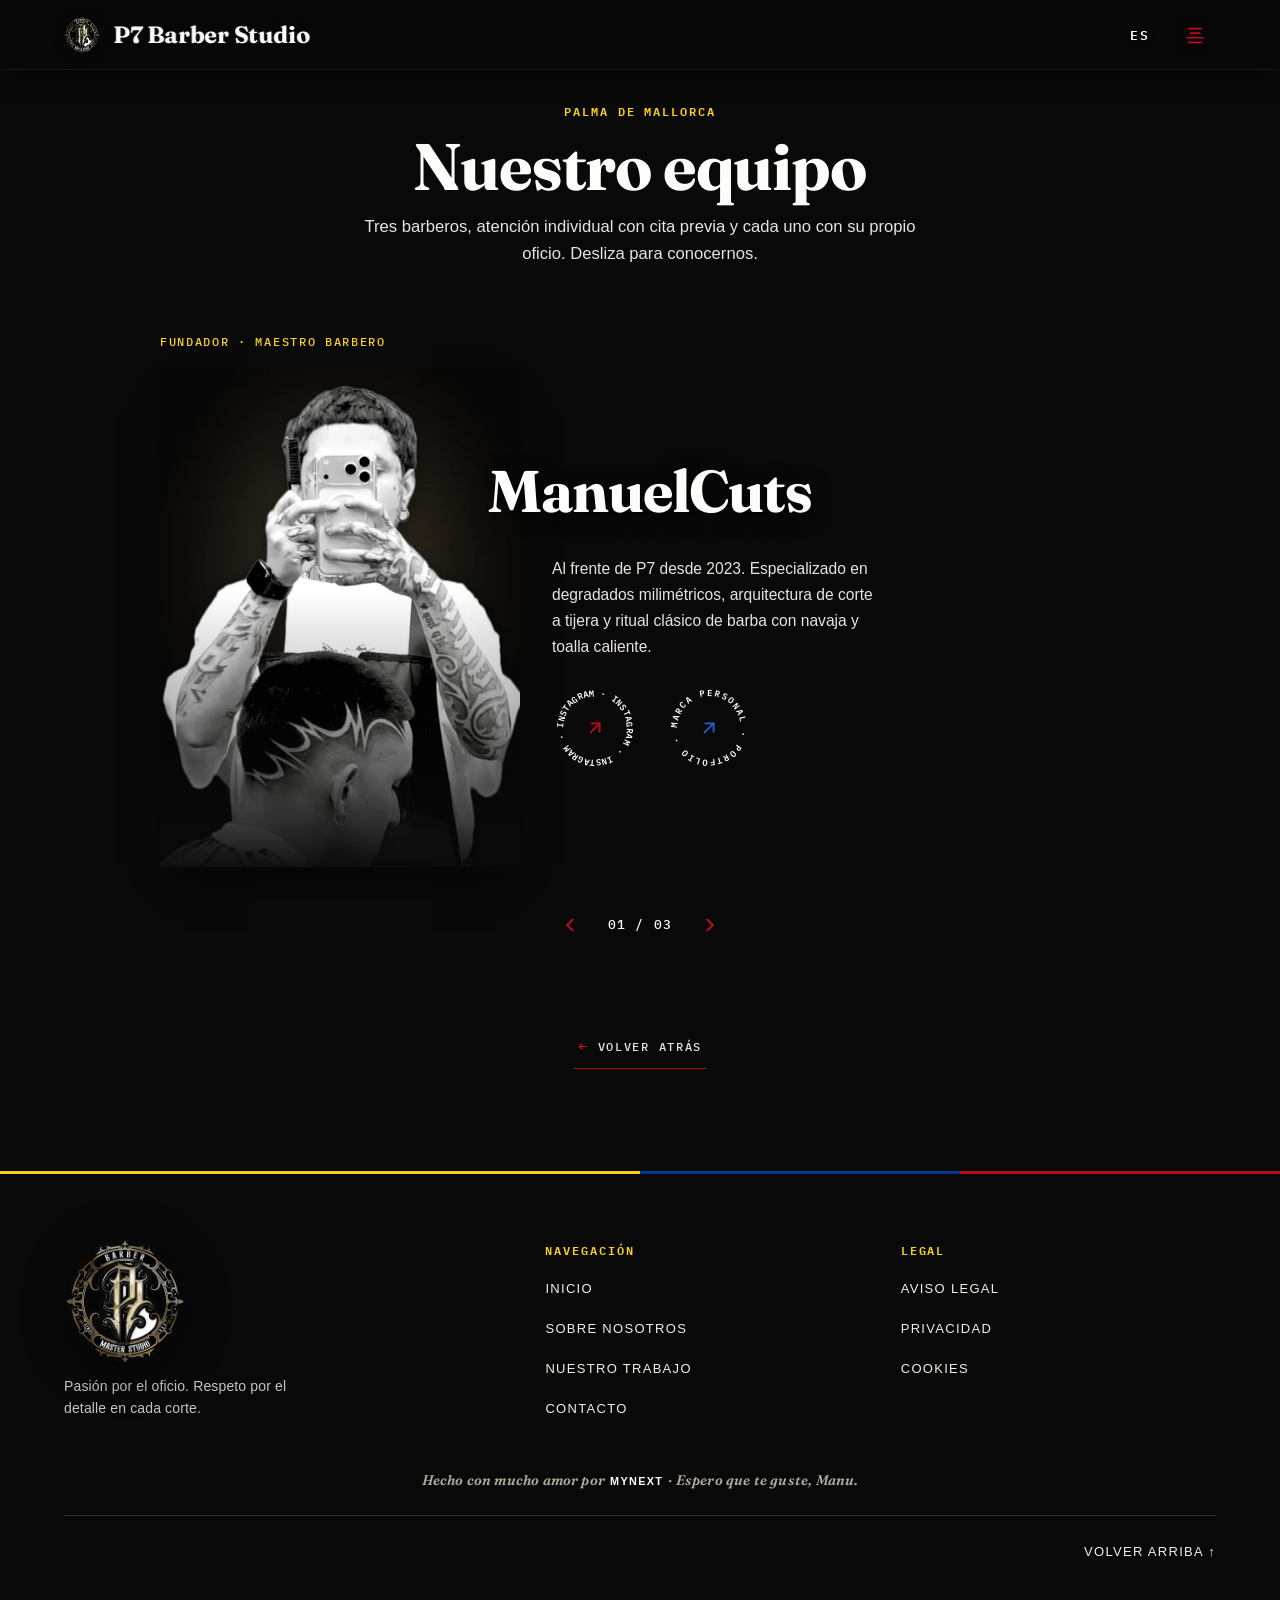
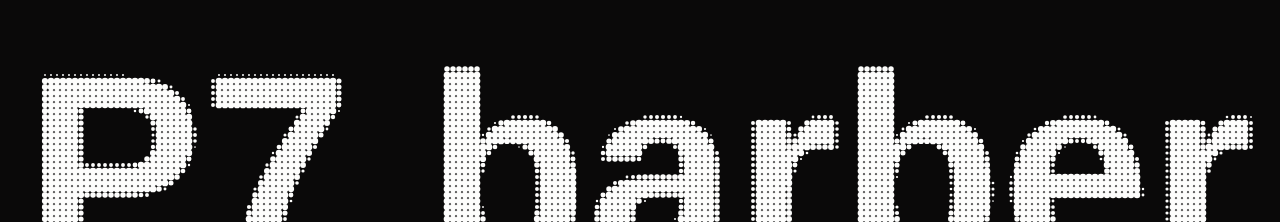
<file: equipo.html>
<!DOCTYPE html>
<html lang="es" data-i18n-page="equipo">
  <head>
    <meta charset="UTF-8" />
    <meta name="viewport" content="width=device-width, initial-scale=1.0, viewport-fit=cover" />
    <title>Nuestro equipo · P7 Barber Master Studio</title>
    <meta
      name="description"
      content="Conoce a los tres barberos de P7 Barber Master Studio en Palma de Mallorca."
    />
    <meta name="theme-color" content="#0b0b0c" />
    <link rel="icon" type="image/png" href="./assets/img/favicon.png" />
  <!-- Preconexión y fuentes oficiales P7 (Fraunces + IBM Plex Mono + Switzer) -->
  <link rel="preconnect" href="https://fonts.googleapis.com">
  <link rel="preconnect" href="https://fonts.gstatic.com" crossorigin>
  <link rel="preconnect" href="https://api.fontshare.com" crossorigin>
  <link rel="stylesheet" href="https://fonts.googleapis.com/css2?family=Fraunces:ital,opsz,wght@0,9..144,600;0,9..144,700;0,9..144,800;1,9..144,600&family=IBM+Plex+Mono:wght@500;600&display=swap">
  <link rel="stylesheet" href="https://api.fontshare.com/v2/css?f[]=switzer@400,500,600,700&display=swap">
    <link rel="stylesheet" href="./assets/css/fonts.css?v=20261123e" />
    <link rel="stylesheet" href="./assets/css/site.css?v=20261124f" />
    <link rel="stylesheet" href="./assets/css/header.css?v=20261124e" />
    <link rel="stylesheet" href="./assets/css/sobre.css?v=20261124h" />
    <link rel="stylesheet" href="./assets/css/footer.css?v=20261124h" />
    <style>
      .equipo-main { padding-top: calc(var(--p7-hdr-height, 64px) + 32px); }
    </style>
    <!-- Microsoft Clarity (excluye localhost y dispositivos marcados con ?soy=musa) -->
    <script>
      (function () {
        try {
          var h = location.hostname;
          if (h === 'localhost' || h === '127.0.0.1' || /^192\.168\./.test(h)) return;
          var p = new URLSearchParams(location.search);
          if (p.get('soy') === 'musa') localStorage.setItem('p7_ignore_clarity', '1');
          if (p.get('soy') === 'off') localStorage.removeItem('p7_ignore_clarity');
          if (localStorage.getItem('p7_ignore_clarity') === '1') return;
        } catch (e) {}
        (function (c, l, a, r, i, t, y) {
          c[a] = c[a] || function () { (c[a].q = c[a].q || []).push(arguments); };
          t = l.createElement(r); t.async = 1; t.src = 'https://www.clarity.ms/tag/' + i;
          y = l.getElementsByTagName(r)[0]; y.parentNode.insertBefore(t, y);
        })(window, document, 'clarity', 'script', 'zitsask6k9');
      })();
    </script>
  </head>
  <body class="equipo-page">
    <a href="#main-content" class="skip-link" data-i18n="a11y.skip">Saltar al contenido</a>

    <!-- HEADER UNIFICADO P7 BARBER MASTER STUDIO -->
    <header id="p7-header" class="p7-header" data-scrolled="true" data-always-scrolled="true">
      <div class="p7-header-inner">
        <a href="./index.html#inicio" class="p7-brand" aria-label="P7 Barber Master Studio — Inicio" data-i18n-attr="aria-label:a11y.brandHome">
          <span class="p7-brand-crest">
            <img
              src="./assets/img/opt/logo-p7-256w.webp"
              alt="Escudo P7 Barber Master Studio"
              data-i18n-attr="alt:a11y.logoAlt"
              width="36"
              height="36"
              decoding="async"
            />
          </span>
          <span class="p7-brand-text">
            <span class="p7-brand-name">P7 Barber Studio</span>
          </span>
        </a>

        <div class="p7-header-actions">

          <button
            type="button"
            id="p7-menu-toggle"
            class="p7-menu-trigger"
            aria-label="Abrir menú de navegación"
            data-i18n-attr="aria-label:a11y.openMenu"
            aria-controls="p7-mobile-drawer"
            aria-expanded="false"
          >
            <svg class="p7-align-icon" width="20" height="20" viewBox="0 0 24 24" aria-hidden="true">
              <g fill="none" stroke="currentColor" stroke-linecap="round" stroke-linejoin="round" stroke-width="1.85">
                <path d="M12 5h7M12 5h-7" />
                <path d="M12 10h5M12 10h-5" />
                <path d="M12 15h9M12 15h-9" />
                <path d="M12 20h7M12 20h-7" />
              </g>
            </svg>
          </button>
        </div>
      </div>
    </header>

    <!-- MENÚ MÓVIL PANTALLA COMPLETA -->
    <div
  id="p7-mobile-drawer"
  class="p7-drawer"
  aria-hidden="true"
  role="dialog"
  aria-modal="true"
  aria-label="Menú de navegación"
  data-i18n-attr="aria-label:a11y.menuDialog"
>
  <div class="p7-drawer-backdrop" data-drawer-close aria-hidden="true"></div>

  <!-- Láminas de entrada escalonadas (Bandera de Colombia: Amarillo, Azul, Rojo) -->
  <div class="p7-sm-prelayers" aria-hidden="true">
    <div class="p7-sm-prelayer p7-sm-prelayer--gold"></div>
    <div class="p7-sm-prelayer p7-sm-prelayer--blue"></div>
    <div class="p7-sm-prelayer p7-sm-prelayer--red"></div>
  </div>

  <div class="p7-drawer-sheet">
    <div class="p7-drawer-top">
      <a href="./index.html#inicio" class="p7-brand p7-drawer-brand" data-drawer-close>
        <span class="p7-brand-crest">
          <img
            src="./assets/img/opt/logo-p7-256w.webp"
            alt="Escudo P7 Barber Master Studio"
            data-i18n-attr="alt:a11y.logoAlt"
            width="32"
            height="32"
            decoding="async"
          >
        </span>
        <span class="p7-brand-name">P7 Barber Studio</span>
      </a>

      <button
        type="button"
        id="p7-menu-close"
        class="p7-sm-close"
        aria-label="Cerrar menú de navegación"
        data-i18n-attr="aria-label:a11y.closeMenu"
      >
        <span class="p7-sm-close-text" data-i18n="nav.close">Cerrar</span>
        <span class="p7-sm-close-icon" aria-hidden="true">
          <span></span>
          <span></span>
        </span>
      </button>
    </div>

    <nav class="p7-drawer-nav" aria-label="Navegación móvil" data-i18n-attr="aria-label:a11y.navMobile">
      <ul class="p7-drawer-list">
        <li class="p7-drawer-item" style="--stagger: 0;">
          <a href="./index.html#inicio" class="p7-drawer-link" data-drawer-close>
            <span class="p7-drawer-label" data-i18n="nav.home">Inicio</span>
            <span class="p7-drawer-num" aria-hidden="true">01</span>
          </a>
        </li>
        <li class="p7-drawer-item" style="--stagger: 1;">
          <a href="./index.html#sobre-nosotros" class="p7-drawer-link" data-drawer-close>
            <span class="p7-drawer-label" data-i18n="nav.about">Sobre nosotros</span>
            <span class="p7-drawer-num" aria-hidden="true">02</span>
          </a>
        </li>
        <li class="p7-drawer-item" style="--stagger: 2;">
          <a href="./index.html#nuestro-trabajo" class="p7-drawer-link" data-drawer-close>
            <span class="p7-drawer-label" data-i18n="nav.work">Nuestro trabajo</span>
            <span class="p7-drawer-num" aria-hidden="true">03</span>
          </a>
        </li>
        <li class="p7-drawer-item" style="--stagger: 3;">
          <a href="./index.html#reserva" class="p7-drawer-link" data-drawer-close>
            <span class="p7-drawer-label" data-i18n="nav.book">Reservar cita</span>
            <span class="p7-drawer-num" aria-hidden="true">04</span>
          </a>
        </li>
        <li class="p7-drawer-item" style="--stagger: 4;">
          <a href="./index.html#contacto" class="p7-drawer-link" data-drawer-close>
            <span class="p7-drawer-label" data-i18n="nav.contact">Contacto</span>
            <span class="p7-drawer-num" aria-hidden="true">05</span>
          </a>
        </li>
      </ul>
    </nav>

    <div class="p7-drawer-foot">
      <nav class="p7-sm-langs" aria-label="Selector de idioma" data-i18n-attr="aria-label:a11y.langSelector">
        <button type="button" class="p7-sm-lang is-active" data-lang="es" aria-label="Español" aria-current="true">ES</button>
        <span class="p7-sm-lang-sep" aria-hidden="true">·</span>
        <button type="button" class="p7-sm-lang" data-lang="en" aria-label="English">EN</button>
        <span class="p7-sm-lang-sep" aria-hidden="true">·</span>
        <button type="button" class="p7-sm-lang" data-lang="de" aria-label="Deutsch">DE</button>
      </nav>

      <div class="p7-sm-socials">
        <a
          href="https://www.instagram.com/p7barbers/"
          target="_blank"
          rel="noopener noreferrer"
          class="p7-sm-social-link"
          data-relleno="instagram"
          aria-label="Instagram de P7 Barber Master Studio"
          data-i18n-attr="aria-label:a11y.instagram"
        >
          <svg width="24" height="24" viewBox="0 0 24 24" fill="none" stroke="currentColor" stroke-width="1.75" stroke-linecap="round" stroke-linejoin="round" aria-hidden="true">
            <rect width="20" height="20" x="2" y="2" rx="5" ry="5" />
            <path d="M16 11.37A4 4 0 1 1 12.63 8 4 4 0 0 1 16 11.37z" />
            <line x1="17.5" x2="17.51" y1="6.5" y2="6.5" />
          </svg>
        </a>
      </div>
    </div>
  </div>
</div>

    <!-- CURVED MENU (TABLET Y ORDENADOR >= 768px) -->
    <div id="p7-curved-menu" class="p7-curved" aria-hidden="true" role="dialog" aria-modal="true" aria-label="Menú de navegación" data-i18n-attr="aria-label:a11y.menuDialog">
      <div class="p7-curved-backdrop" data-curved-close aria-hidden="true"></div>
      <aside class="p7-curved-panel">
        <svg class="p7-curved-svg" aria-hidden="true" preserveAspectRatio="none"><path id="p7-curved-path" d=""></path></svg>
        <div class="p7-curved-inner">
          <div class="p7-curved-head">
            <span class="p7-curved-kicker" data-i18n="nav.kicker">Navegación</span>
            <button type="button" id="p7-curved-close" class="p7-menu-trigger p7-menu-trigger--dark" aria-label="Cerrar menú" data-i18n-attr="aria-label:a11y.closeMenuShort">
              <svg class="p7-align-icon" width="20" height="20" viewBox="0 0 24 24" aria-hidden="true">
                <g fill="none" stroke="currentColor" stroke-linecap="round" stroke-linejoin="round" stroke-width="1.85">
                  <path d="M12 5h7M12 5h-7" />
                  <path d="M12 10h5M12 10h-5" />
                  <path d="M12 15h9M12 15h-9" />
                  <path d="M12 20h7M12 20h-7" />
                </g>
              </svg>
            </button>
          </div>
          <nav class="p7-curved-nav" aria-label="Secciones principales" data-i18n-attr="aria-label:a11y.navSections">
            <a href="./index.html#inicio" class="p7-curved-link" data-curved-close><span class="p7-curved-index">1.</span><span class="p7-curved-text" data-split-text data-i18n="nav.home">Inicio</span></a>
            <a href="./index.html#sobre-nosotros" class="p7-curved-link" data-curved-close><span class="p7-curved-index">2.</span><span class="p7-curved-text" data-split-text data-i18n="nav.about">Sobre nosotros</span></a>
            <a href="./index.html#nuestro-trabajo" class="p7-curved-link" data-curved-close><span class="p7-curved-index">3.</span><span class="p7-curved-text" data-split-text data-i18n="nav.work">Nuestro trabajo</span></a>
            <a href="./index.html#contacto" class="p7-curved-link" data-curved-close><span class="p7-curved-index">4.</span><span class="p7-curved-text" data-split-text data-i18n="nav.contact">Contacto</span></a>
          </nav>
          <div class="p7-curved-foot">
            <nav class="p7-sm-langs p7-curved-langs" aria-label="Selector de idioma" data-i18n-attr="aria-label:a11y.langSelector">
              <button type="button" class="p7-sm-lang is-active" data-lang="es" aria-label="Español" aria-current="true">ES</button>
              <span class="p7-sm-lang-sep" aria-hidden="true">·</span>
              <button type="button" class="p7-sm-lang" data-lang="en" aria-label="English">EN</button>
              <span class="p7-sm-lang-sep" aria-hidden="true">·</span>
              <button type="button" class="p7-sm-lang" data-lang="de" aria-label="Deutsch">DE</button>
            </nav>
            <a href="./index.html#reserva" class="p7-curved-cta" data-curved-close><span data-i18n="nav.book">Reservar cita</span></a>
            <p class="p7-curved-meta" data-i18n="nav.curvedMeta">C/ Miguel Ángel Riera, 2 · Palma · ★ 5,0 en Booksy</p>
          </div>
        </div>
      </aside>
    </div>

    <main id="main-content" class="equipo-main">
      <div class="container">
        <div class="equipo-shell">
          <header class="equipo-header">
            <span class="equipo-kicker">Palma de Mallorca</span>
            <h1 class="equipo-h1" data-i18n="team.title">Nuestro equipo</h1>
            <p class="equipo-intro" data-i18n="team.intro">
              Tres barberos, atención individual con cita previa y cada uno con su
              propio oficio. Desliza para conocernos.
            </p>
          </header>

          <section
            id="tmc-carousel"
            class="tmc-carousel"
            aria-label="Barberos de P7 Barber Master Studio"
            data-i18n-attr="aria-label:team.carouselAria"
            aria-roledescription="carrusel"
          >
            <div class="tmc-viewport">
              <!-- Flechas laterales solo móvil (sin círculo, color rojo) -->
              <button type="button" class="tmc-side-nav tmc-side-nav--prev" data-tmc-prev aria-label="Barbero anterior" data-i18n-attr="aria-label:team.prevAria">
                <svg width="24" height="24" viewBox="0 0 24 24" fill="none" stroke="currentColor" stroke-width="2" stroke-linecap="round" stroke-linejoin="round" aria-hidden="true">
                  <path d="m15 18-6-6 6-6" />
                </svg>
              </button>
              <button type="button" class="tmc-side-nav tmc-side-nav--next" data-tmc-next aria-label="Siguiente barbero" data-i18n-attr="aria-label:team.nextAria">
                <svg width="24" height="24" viewBox="0 0 24 24" fill="none" stroke="currentColor" stroke-width="2" stroke-linecap="round" stroke-linejoin="round" aria-hidden="true">
                  <path d="m9 18 6-6-6-6" />
                </svg>
              </button>

              <!-- Barbero 1: ManuelCuts -->
              <article class="tmc-slide is-active" data-slide="0" aria-hidden="false">
                <p class="tmc-role" data-i18n="team.b1.role">Fundador · Maestro Barbero</p>
                <div class="tmc-body">
                  <div class="tmc-media">
                    <div class="tmc-media-veil" aria-hidden="true"></div>
                    <picture>
                      <source type="image/webp" srcset="./assets/img/opt/manu-real-480w.webp 480w, ./assets/img/opt/manu-real-900w.webp 900w" sizes="(max-width: 639px) 240px, (max-width: 1023px) 280px, 360px" />
                      <img src="./assets/img/opt/manu-real-900w.webp" alt="Retrato de ManuelCuts, fundador y maestro barbero de P7 Barber Master Studio" data-i18n-attr="alt:team.b1.alt" width="900" height="1125" decoding="async" class="tmc-img" />
                    </picture>
                  </div>
                  <div class="tmc-info">
                    <h2 class="tmc-name">
                      <span class="tmc-first">ManuelCuts</span>
                    </h2>
                    <div class="tmc-details">
                      <div class="tmc-cta-row">
                        <a
                          href="https://www.instagram.com/manuelcutsp7/"
                          target="_blank"
                          rel="noopener noreferrer"
                          class="tmc-circle-cta"
                          aria-label="Ver Instagram de ManuelCuts"
                          title="Instagram de ManuelCuts"
                          data-i18n-attr="aria-label:team.b1.igAria;title:team.b1.igTitle"
                        >
                          <svg class="tmc-circle-ring" viewBox="0 0 100 100" aria-hidden="true">
                            <defs>
                              <path id="tmc-ring-0" d="M 50, 50 m -37, 0 a 37,37 0 1,1 74,0 a 37,37 0 1,1 -74,0" />
                            </defs>
                            <text>
                              <textPath href="#tmc-ring-0" startOffset="0%" textLength="226">INSTAGRAM · INSTAGRAM · INSTAGRAM ·</textPath>
                            </text>
                          </svg>
                          <svg class="tmc-circle-arrow" width="20" height="20" viewBox="0 0 24 24" fill="none" stroke="currentColor" stroke-width="2" stroke-linecap="round" stroke-linejoin="round" aria-hidden="true">
                            <path d="M7 17 17 7" />
                            <path d="M8 7h9v9" />
                          </svg>
                        </a>
                        <button
                          type="button"
                          class="tmc-circle-cta tmc-circle-cta--brand"
                          data-brand-open
                          aria-label="Ver web de marca personal de ManuelCuts"
                          title="Marca personal de ManuelCuts"
                          data-i18n-attr="aria-label:team.b1.brandAria;title:team.b1.brandTitle"
                        >
                          <svg class="tmc-circle-ring" viewBox="0 0 100 100" aria-hidden="true">
                            <defs>
                              <path id="tmc-ring-brand-0" d="M 50, 50 m -37, 0 a 37,37 0 1,1 74,0 a 37,37 0 1,1 -74,0" />
                            </defs>
                            <text>
                              <textPath href="#tmc-ring-brand-0" startOffset="0%" textLength="222" data-i18n="team.b1.brandRing">MARCA PERSONAL · PORTFOLIO ·</textPath>
                            </text>
                          </svg>
                          <svg class="tmc-circle-arrow tmc-circle-arrow--blue" width="20" height="20" viewBox="0 0 24 24" fill="none" stroke="currentColor" stroke-width="2" stroke-linecap="round" stroke-linejoin="round" aria-hidden="true">
                            <path d="M7 17 17 7" />
                            <path d="M8 7h9v9" />
                          </svg>
                        </button>
                      </div>
                      <p class="tmc-bio" data-i18n="team.b1.bio">
                        Al frente de P7 desde 2023. Especializado en degradados milimétricos,
                        arquitectura de corte a tijera y ritual clásico de barba con navaja y
                        toalla caliente.
                      </p>
                    </div>
                  </div>
                </div>
              </article>

              <!-- Barbero 2: Robert Duran -->
              <article class="tmc-slide" data-slide="1" aria-hidden="true">
                <p class="tmc-role" data-i18n="team.b2.role">Especialista en Fade &amp; Textura</p>
                <div class="tmc-body">
                  <div class="tmc-media">
                    <div class="tmc-media-veil" aria-hidden="true"></div>
                    <picture>
                      <source type="image/webp" srcset="./assets/img/opt/robert-duran-480w.webp 480w, ./assets/img/opt/robert-duran-900w.webp 900w" sizes="(max-width: 639px) 240px, (max-width: 1023px) 280px, 360px" />
                      <img src="./assets/img/opt/robert-duran-900w.webp" alt="Retrato de Robert Duran, especialista en fade y textura en P7 Barber Master Studio" data-i18n-attr="alt:team.b2.alt" width="900" height="1125" loading="lazy" decoding="async" class="tmc-img" />
                    </picture>
                  </div>
                  <div class="tmc-info">
                    <h2 class="tmc-name">
                      <span class="tmc-first">Robert</span>
                      <span class="tmc-last">Duran</span>
                    </h2>
                    <div class="tmc-details">
                      <a
                        href="https://www.instagram.com/roob_p7/"
                        target="_blank"
                        rel="noopener noreferrer"
                        class="tmc-circle-cta"
                        aria-label="Ver Instagram de Robert Duran"
                        title="Instagram de Robert Duran"
                        data-i18n-attr="aria-label:team.b2.igAria;title:team.b2.igTitle"
                      >
                        <svg class="tmc-circle-ring" viewBox="0 0 100 100" aria-hidden="true">
                          <defs>
                            <path id="tmc-ring-1" d="M 50, 50 m -37, 0 a 37,37 0 1,1 74,0 a 37,37 0 1,1 -74,0" />
                          </defs>
                          <text>
                            <textPath href="#tmc-ring-1" startOffset="0%" textLength="226">INSTAGRAM · INSTAGRAM · INSTAGRAM ·</textPath>
                          </text>
                        </svg>
                        <svg class="tmc-circle-arrow" width="20" height="20" viewBox="0 0 24 24" fill="none" stroke="currentColor" stroke-width="2" stroke-linecap="round" stroke-linejoin="round" aria-hidden="true">
                          <path d="M7 17 17 7" />
                          <path d="M8 7h9v9" />
                        </svg>
                      </a>
                      <p class="tmc-bio" data-i18n="team.b2.bio">
                        Dominio técnico en degradados limpios, texturas estructuradas y acabados
                        a navaja con precisión milimétrica. Cada sesión se adapta a la fisonomía
                        y caída natural del cabello.
                      </p>
                    </div>
                  </div>
                </div>
              </article>

              <!-- Barbero 3: Próxima incorporación -->
              <article class="tmc-slide" data-slide="2" aria-hidden="true">
                <p class="tmc-role" data-i18n="team.b3.role">Próxima incorporación</p>
                <div class="tmc-body">
                  <div class="tmc-media">
                    <div class="tmc-placeholder-card" role="img" aria-label="Próxima incorporación al equipo de P7 Barber Master Studio" data-i18n-attr="aria-label:team.b3.placeholderAria">
                      <span class="tmc-placeholder-monogram" aria-hidden="true">P7</span>
                      <span class="tmc-placeholder-rule" aria-hidden="true"></span>
                      <span class="tmc-placeholder-label" data-i18n="team.b3.comingLabel">Próximamente</span>
                    </div>
                    <div class="tmc-media-veil" aria-hidden="true"></div>
                  </div>
                  <div class="tmc-info">
                    <h2 class="tmc-name">
                      <span class="tmc-first" data-i18n="team.b3.first">Muy</span>
                      <span class="tmc-last" data-i18n="team.b3.last">Pronto</span>
                    </h2>
                    <div class="tmc-details">
                      <span
                        class="tmc-circle-cta tmc-circle-cta--disabled"
                        aria-disabled="true"
                        title="Próximamente"
                        data-i18n-attr="title:team.b3.soonTitle"
                      >
                        <svg class="tmc-circle-ring" viewBox="0 0 100 100" aria-hidden="true">
                          <defs>
                            <path id="tmc-ring-2" d="M 50, 50 m -37, 0 a 37,37 0 1,1 74,0 a 37,37 0 1,1 -74,0" />
                          </defs>
                          <text>
                            <textPath href="#tmc-ring-2" startOffset="0%" textLength="226">INSTAGRAM · INSTAGRAM · INSTAGRAM ·</textPath>
                          </text>
                        </svg>
                        <svg class="tmc-circle-arrow" width="20" height="20" viewBox="0 0 24 24" fill="none" stroke="currentColor" stroke-width="2" stroke-linecap="round" stroke-linejoin="round" aria-hidden="true">
                          <path d="M7 17 17 7" />
                          <path d="M8 7h9v9" />
                        </svg>
                      </span>
                      <p class="tmc-bio" data-i18n="team.b3.bio">
                        La tercera silla del estudio se incorporará muy pronto al equipo de P7
                        Barber Master Studio, manteniendo el mismo rigor artesanal y atención
                        uno a uno.
                      </p>
                    </div>
                  </div>
                </div>
              </article>
            </div>

            <!-- Controles minimalistas: ‹  01 / 03  › -->
            <div class="tmc-controls">
              <button type="button" class="tmc-nav-btn" data-tmc-prev aria-label="Barbero anterior" data-i18n-attr="aria-label:team.prevAria">
                <svg width="22" height="22" viewBox="0 0 24 24" fill="none" stroke="currentColor" stroke-width="2" stroke-linecap="round" stroke-linejoin="round" aria-hidden="true">
                  <path d="m15 18-6-6 6-6" />
                </svg>
              </button>

              <span id="tmc-count" class="tmc-count" aria-live="polite">01 / 03</span>

              <button type="button" class="tmc-nav-btn" data-tmc-next aria-label="Siguiente barbero" data-i18n-attr="aria-label:team.nextAria">
                <svg width="22" height="22" viewBox="0 0 24 24" fill="none" stroke="currentColor" stroke-width="2" stroke-linecap="round" stroke-linejoin="round" aria-hidden="true">
                  <path d="m9 18 6-6-6-6" />
                </svg>
              </button>
            </div>
          </section>

          <div class="equipo-footer-bar">
            <a href="./index.html#sobre-nosotros" class="equipo-back-link" data-nav-back>
              <span class="equipo-back-arrow" aria-hidden="true">←</span>
              <span data-i18n="team.back">Volver atrás</span>
            </a>
          </div>
        </div>
      </div>
    </main>

    <!-- Separador fino Bandera de Colombia -->
    <div class="colombia-divider" aria-hidden="true"></div>

    <!-- FOOTER UNIFICADO (Halftone Wordmark · 21st.dev) -->
    <footer id="p7-halftone-footer" class="hwf-root" data-wordmark="P7 barber" aria-label="Pie de página" data-i18n-attr="aria-label:a11y.footer">
      <canvas id="p7-halftone-canvas" aria-hidden="true"></canvas>
      <span class="hwf-sr">P7 Barber Master Studio</span>

      <div class="hwf-top">
        <div class="hwf-brand">
          <a href="./index.html#inicio" class="hwf-logo-link" aria-label="P7 Barber Master Studio — Inicio" data-i18n-attr="aria-label:a11y.brandHome">
            <img src="./assets/img/opt/logo-p7-512w.webp" alt="Escudo P7 Barber Master Studio" data-i18n-attr="alt:a11y.logoAlt" class="hwf-logo-img" width="124" height="124" loading="lazy" decoding="async" />
          </a>
      <p class="hwf-slogan" data-i18n="footer.slogan">Pasión por el oficio. Respeto por el detalle en cada corte.</p>
        </div>

        <nav class="hwf-col" aria-label="Navegación" data-i18n-attr="aria-label:footer.navTitle">
          <h3 data-i18n="footer.navTitle">Navegación</h3>
          <ul>
            <li><a href="./index.html#inicio" data-i18n="nav.home">Inicio</a></li>
            <li><a href="./index.html#sobre-nosotros" data-i18n="nav.about">Sobre nosotros</a></li>
            <li><a href="./index.html#nuestro-trabajo" data-i18n="nav.work">Nuestro trabajo</a></li>
            <li><a href="./index.html#contacto" data-i18n="nav.contact">Contacto</a></li>
          </ul>
        </nav>

        <nav class="hwf-col hwf-col--legal" aria-label="Legal" data-i18n-attr="aria-label:footer.legalTitle">
          <h3 data-i18n="footer.legalTitle">Legal</h3>
          <ul>
            <li><a href="./aviso-legal.html" data-i18n="footer.legalNotice">Aviso legal</a></li>
            <li><a href="./privacidad.html" data-i18n="footer.privacy">Privacidad</a></li>
            <li><a href="./cookies.html" data-i18n="footer.cookies">Cookies</a></li>
          </ul>
        </nav>
      </div>

      <div class="hwf-credits">
        <a href="https://mynextbymusa.com" target="_blank" rel="noopener noreferrer" class="hwf-credit-link">
          Hecho con mucho amor por <strong>MYNEXT</strong> · Espero que te guste, Manu.
        </a>
      </div>

      <div class="hwf-rule">
        <div class="hwf-rule-inner">
          <button type="button" id="p7-back-to-top" class="hwf-up" data-i18n="footer.backToTop">Volver arriba ↑</button>
        </div>
      </div>
    </footer>

    <!-- Modal Marca personal (ManuelCuts · En desarrollo) -->
    <dialog id="marca-personal-dialog" class="brand-dialog" closedby="any" aria-labelledby="brand-dialog-title">
      <div class="brand-dialog-accent" aria-hidden="true"></div>
      <div class="brand-dialog-inner">
        <div class="brand-dialog-top">
          <span class="brand-dialog-kicker" data-i18n="team.b1.brandKicker">Próximamente</span>
          <button
            type="button"
            class="brand-dialog-close"
            data-brand-close
            aria-label="Cerrar aviso de marca personal"
            data-i18n-attr="aria-label:team.b1.brandCloseAria"
          >
            <svg width="20" height="20" viewBox="0 0 24 24" fill="none" stroke="currentColor" stroke-width="1.85" stroke-linecap="round" aria-hidden="true">
              <line x1="5" y1="5" x2="19" y2="19"></line>
              <line x1="19" y1="5" x2="5" y2="19"></line>
            </svg>
          </button>
        </div>
        <h2 id="brand-dialog-title" class="brand-dialog-title" data-i18n="team.b1.brandHeading">Marca personal · ManuelCuts</h2>
        <p class="brand-dialog-body" data-i18n="team.b1.brandBody">
          Estamos desarrollando la web oficial de su marca personal. Muy pronto la podrás ver por aquí.
        </p>
      </div>
    </dialog>

    <!-- Modal Legal (<dialog> nativo) -->
    <dialog id="legal-dialog" closedby="any" aria-labelledby="legal-title">
      <div class="dialog-head">
        <h2 id="legal-title" class="dialog-title" data-i18n="legalDialog.title">Información Legal</h2>
        <button type="button" class="dialog-close" data-dialog-close aria-label="Cerrar aviso legal" data-i18n-attr="aria-label:a11y.closeLegal">
          <svg width="20" height="20" viewBox="0 0 24 24" fill="none" stroke="currentColor" stroke-width="1.75" aria-hidden="true">
            <line x1="5" y1="5" x2="19" y2="19"></line>
            <line x1="19" y1="5" x2="5" y2="19"></line>
          </svg>
        </button>
      </div>
      <div id="legal-body" class="dialog-body"></div>
    </dialog>

    <!-- Filtro SVG reutilizable para los botones Liquid Glass -->
    <svg class="liquid-glass-svg" aria-hidden="true" focusable="false">
      <defs>
        <filter id="container-glass" x="0%" y="0%" width="100%" height="100%" color-interpolation-filters="sRGB">
          <feTurbulence type="fractalNoise" baseFrequency="0.05 0.05" numOctaves="1" seed="1" result="turbulence" />
          <feGaussianBlur in="turbulence" stdDeviation="2" result="blurredNoise" />
          <feDisplacementMap in="SourceGraphic" in2="blurredNoise" scale="70" xChannelSelector="R" yChannelSelector="B" result="displaced" />
          <feGaussianBlur in="displaced" stdDeviation="4" result="finalBlur" />
          <feComposite in="finalBlur" in2="finalBlur" operator="over" />
        </filter>
      </defs>
    </svg>

    <script defer src="./assets/js/i18n/es.js?v=20261124d"></script>
    <script defer src="./assets/js/i18n/en.js?v=20261124d"></script>
    <script defer src="./assets/js/i18n/de.js?v=20261124d"></script>
    <script defer src="./assets/js/i18n/engine.js?v=20261123g"></script>
    <script defer src="./assets/js/equipo.js?v=20261124i"></script>
    <script defer src="./assets/js/nav-memory.js?v=20261123e"></script>
    <script defer src="./assets/js/header.js?v=20261123i"></script>
    <script defer src="./assets/js/footer.js?v=20261123e"></script>
    <script defer src="./assets/js/site.js?v=20261124i"></script>
  </body>
</html>
</file>
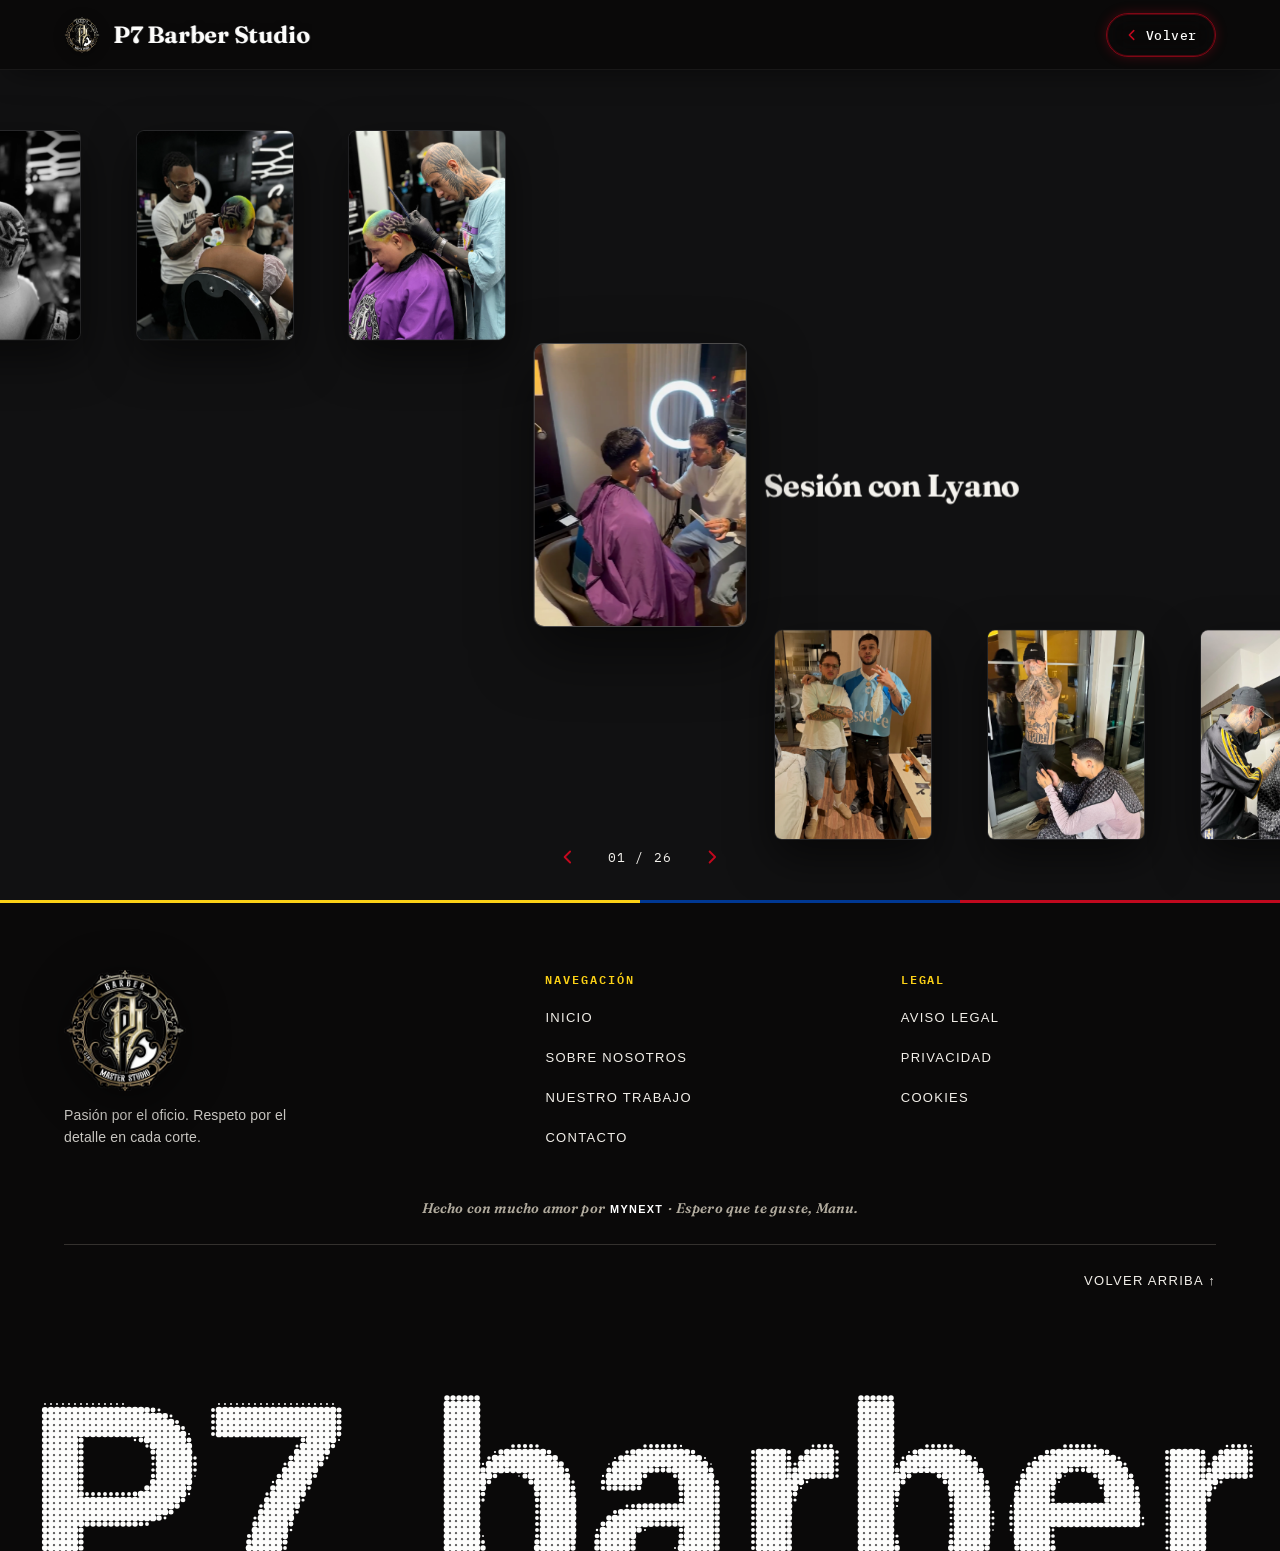
<file: galeria.html>
<!DOCTYPE html>
<html lang="es" data-i18n-page="galeria">
<head>
  <meta charset="UTF-8" />
  <meta name="viewport" content="width=device-width, initial-scale=1.0, viewport-fit=cover" />
  <title>Galería · P7 Barber Master Studio</title>
  <meta name="description" content="Galería completa de cortes, diseños freestyle y sesiones en P7 Barber Master Studio, Palma de Mallorca." />
  <meta name="theme-color" content="#0b0b0c" />
  <link rel="icon" type="image/png" href="./assets/img/favicon.png" />
  <!-- Preconexión y fuentes oficiales P7 (Fraunces + IBM Plex Mono + Switzer) -->
  <link rel="preconnect" href="https://fonts.googleapis.com">
  <link rel="preconnect" href="https://fonts.gstatic.com" crossorigin>
  <link rel="preconnect" href="https://api.fontshare.com" crossorigin>
  <link rel="stylesheet" href="https://fonts.googleapis.com/css2?family=Fraunces:ital,opsz,wght@0,9..144,600;0,9..144,700;0,9..144,800;1,9..144,600&family=IBM+Plex+Mono:wght@500;600&display=swap">
  <link rel="stylesheet" href="https://api.fontshare.com/v2/css?f[]=switzer@400,500,600,700&display=swap">
  <link rel="stylesheet" href="./assets/css/fonts.css?v=20261123e" />
  <link rel="stylesheet" href="./assets/css/site.css?v=20261124f" />
  <link rel="stylesheet" href="./assets/css/header.css?v=20261124e" />
  <link rel="stylesheet" href="./assets/css/galeria.css?v=20261124j" />
  <link rel="stylesheet" href="./assets/css/footer.css?v=20261124h" />
  <!-- Microsoft Clarity (excluye localhost y dispositivos marcados con ?soy=musa) -->
  <script>
    (function () {
      try {
        var h = location.hostname;
        if (h === 'localhost' || h === '127.0.0.1' || /^192\.168\./.test(h)) return;
        var p = new URLSearchParams(location.search);
        if (p.get('soy') === 'musa') localStorage.setItem('p7_ignore_clarity', '1');
        if (p.get('soy') === 'off') localStorage.removeItem('p7_ignore_clarity');
        if (localStorage.getItem('p7_ignore_clarity') === '1') return;
      } catch (e) {}
      (function (c, l, a, r, i, t, y) {
        c[a] = c[a] || function () { (c[a].q = c[a].q || []).push(arguments); };
        t = l.createElement(r); t.async = 1; t.src = 'https://www.clarity.ms/tag/' + i;
        y = l.getElementsByTagName(r)[0]; y.parentNode.insertBefore(t, y);
      })(window, document, 'clarity', 'script', 'zitsask6k9');
    })();
  </script>
</head>
<body>

  <a href="#main-content" class="skip-link" data-i18n="a11y.skip">Saltar al contenido</a>

  <!-- 1. HEADER UNIFICADO P7 BARBER MASTER STUDIO -->
  <header id="p7-header" class="p7-header" data-scrolled="true" data-always-scrolled="true">
    <div class="p7-header-inner">
      <a href="./index.html#inicio" class="p7-brand" aria-label="P7 Barber Master Studio — Inicio" data-i18n-attr="aria-label:a11y.brandHome">
        <span class="p7-brand-crest">
          <img
            src="./assets/img/opt/logo-p7-256w.webp"
            alt="Escudo P7 Barber Master Studio"
            data-i18n-attr="alt:a11y.logoAlt"
            width="36"
            height="36"
            decoding="async"
          />
        </span>
        <span class="p7-brand-text">
          <span class="p7-brand-name">P7 Barber Studio</span>
        </span>
      </a>

      <div class="p7-header-actions">
        <a href="./index.html#nuestro-trabajo" class="p7-back-pill" data-nav-back aria-label="Volver a Nuestro trabajo" data-i18n-attr="aria-label:nav.backToWorkAria">
          <svg width="14" height="14" viewBox="0 0 16 16" fill="none" aria-hidden="true">
            <path d="M10 3L5 8L10 13" stroke="currentColor" stroke-width="1.8" stroke-linecap="round" stroke-linejoin="round"/>
          </svg>
          <span data-i18n="nav.back">Volver</span>
        </a>
      </div>
    </div>
  </header>

  <!-- MENÚ MÓVIL PANTALLA COMPLETA -->
  <div id="p7-mobile-drawer" class="p7-drawer" aria-hidden="true" role="dialog" aria-modal="true" aria-label="Menú de navegación" data-i18n-attr="aria-label:a11y.menuDialog">
    <div class="p7-drawer-backdrop" aria-hidden="true"></div>
    <div class="p7-drawer-sheet">
      <div class="p7-drawer-top">
        <a href="./index.html#inicio" class="p7-brand p7-drawer-brand" data-drawer-close>
          <span class="p7-brand-crest">
            <img src="./assets/img/opt/logo-p7-256w.webp" alt="Escudo P7 Barber Master Studio" data-i18n-attr="alt:a11y.logoAlt" width="32" height="32" decoding="async" />
          </span>
          <span class="p7-brand-name">P7 Barber Studio</span>
        </a>
        <button type="button" id="p7-menu-close" class="p7-menu-trigger" aria-label="Cerrar menú de navegación" data-i18n-attr="aria-label:a11y.closeMenu">
          <svg class="p7-align-icon" width="20" height="20" viewBox="0 0 24 24" aria-hidden="true">
            <g fill="none" stroke="currentColor" stroke-linecap="round" stroke-linejoin="round" stroke-width="1.85">
              <path d="M12 5h7M12 5h-7" />
              <path d="M12 10h5M12 10h-5" />
              <path d="M12 15h9M12 15h-9" />
              <path d="M12 20h7M12 20h-7" />
            </g>
          </svg>
        </button>
      </div>
      <nav class="p7-drawer-nav" aria-label="Navegación móvil" data-i18n-attr="aria-label:a11y.navMobile">
        <ul class="p7-drawer-list">
          <li class="p7-drawer-item" style="--stagger: 0;"><a href="./index.html#inicio" class="p7-drawer-link" data-drawer-close><span class="p7-drawer-num" aria-hidden="true">01</span><span class="p7-drawer-label" data-i18n="nav.home">Inicio</span></a></li>
          <li class="p7-drawer-item" style="--stagger: 1;"><a href="./index.html#sobre-nosotros" class="p7-drawer-link" data-drawer-close><span class="p7-drawer-num" aria-hidden="true">02</span><span class="p7-drawer-label" data-i18n="nav.about">Sobre nosotros</span></a></li>
          <li class="p7-drawer-item" style="--stagger: 2;"><a href="./index.html#nuestro-trabajo" class="p7-drawer-link" data-drawer-close><span class="p7-drawer-num" aria-hidden="true">03</span><span class="p7-drawer-label" data-i18n="nav.work">Nuestro trabajo</span></a></li>
          <li class="p7-drawer-item" style="--stagger: 3;"><a href="./index.html#contacto" class="p7-drawer-link" data-drawer-close><span class="p7-drawer-num" aria-hidden="true">04</span><span class="p7-drawer-label" data-i18n="nav.contact">Contacto</span></a></li>
        </ul>
      </nav>
      <div class="p7-drawer-foot">
        <nav class="p7-sm-langs" aria-label="Selector de idioma" data-i18n-attr="aria-label:a11y.langSelector">
          <button type="button" class="p7-sm-lang is-active" data-lang="es" aria-label="Español" aria-current="true">ES</button>
          <span class="p7-sm-lang-sep" aria-hidden="true">·</span>
          <button type="button" class="p7-sm-lang" data-lang="en" aria-label="English">EN</button>
          <span class="p7-sm-lang-sep" aria-hidden="true">·</span>
          <button type="button" class="p7-sm-lang" data-lang="de" aria-label="Deutsch">DE</button>
        </nav>
        <a href="./index.html#reserva" class="p7-drawer-cta" data-drawer-close><span data-i18n="nav.book">Reservar cita</span></a>
        <div class="p7-drawer-meta">
          <span>C/ Miguel Ángel Riera, 2 · Palma</span>
          <span class="p7-drawer-rating">★ <span data-i18n="booking.proofScore">5,0 en Booksy</span></span>
        </div>
      </div>
    </div>
  </div>

  <!-- CURVED MENU (TABLET Y ORDENADOR >= 768px) -->
  <div id="p7-curved-menu" class="p7-curved" aria-hidden="true" role="dialog" aria-modal="true" aria-label="Menú de navegación" data-i18n-attr="aria-label:a11y.menuDialog">
    <div class="p7-curved-backdrop" data-curved-close aria-hidden="true"></div>
    <aside class="p7-curved-panel">
      <svg class="p7-curved-svg" aria-hidden="true" preserveAspectRatio="none"><path id="p7-curved-path" d=""></path></svg>
      <div class="p7-curved-inner">
        <div class="p7-curved-head">
          <span class="p7-curved-kicker" data-i18n="nav.kicker">Navegación</span>
          <button type="button" id="p7-curved-close" class="p7-menu-trigger p7-menu-trigger--dark" aria-label="Cerrar menú" data-i18n-attr="aria-label:a11y.closeMenuShort">
            <svg class="p7-align-icon" width="20" height="20" viewBox="0 0 24 24" aria-hidden="true">
              <g fill="none" stroke="currentColor" stroke-linecap="round" stroke-linejoin="round" stroke-width="1.85">
                <path d="M12 5h7M12 5h-7" />
                <path d="M12 10h5M12 10h-5" />
                <path d="M12 15h9M12 15h-9" />
                <path d="M12 20h7M12 20h-7" />
              </g>
            </svg>
          </button>
        </div>
        <nav class="p7-curved-nav" aria-label="Secciones principales" data-i18n-attr="aria-label:a11y.navSections">
          <a href="./index.html#inicio" class="p7-curved-link" data-curved-close><span class="p7-curved-index">1.</span><span class="p7-curved-text" data-split-text data-i18n="nav.home">Inicio</span></a>
          <a href="./index.html#sobre-nosotros" class="p7-curved-link" data-curved-close><span class="p7-curved-index">2.</span><span class="p7-curved-text" data-split-text data-i18n="nav.about">Sobre nosotros</span></a>
          <a href="./index.html#nuestro-trabajo" class="p7-curved-link" data-curved-close><span class="p7-curved-index">3.</span><span class="p7-curved-text" data-split-text data-i18n="nav.work">Nuestro trabajo</span></a>
          <a href="./index.html#contacto" class="p7-curved-link" data-curved-close><span class="p7-curved-index">4.</span><span class="p7-curved-text" data-split-text data-i18n="nav.contact">Contacto</span></a>
        </nav>
        <div class="p7-curved-foot">
          <nav class="p7-sm-langs p7-curved-langs" aria-label="Selector de idioma" data-i18n-attr="aria-label:a11y.langSelector">
            <button type="button" class="p7-sm-lang is-active" data-lang="es" aria-label="Español" aria-current="true">ES</button>
            <span class="p7-sm-lang-sep" aria-hidden="true">·</span>
            <button type="button" class="p7-sm-lang" data-lang="en" aria-label="English">EN</button>
            <span class="p7-sm-lang-sep" aria-hidden="true">·</span>
            <button type="button" class="p7-sm-lang" data-lang="de" aria-label="Deutsch">DE</button>
          </nav>
          <a href="./index.html#reserva" class="p7-curved-cta" data-curved-close><span data-i18n="nav.book">Reservar cita</span></a>
          <p class="p7-curved-meta" data-i18n="nav.curvedMeta">C/ Miguel Ángel Riera, 2 · Palma · ★ 5,0 en Booksy</p>
        </div>
      </div>
    </aside>
  </div>

  <!-- 2. Galería 3 a pantalla completa: Staircase Carousel infinito (Fotos + Minivideoclips) -->
  <main id="main-content">
    <section
      id="stc-root"
      class="stc-root"
      role="region"
      aria-roledescription="carousel"
      aria-label="Galería completa de cortes y clips de P7 Barber Master Studio"
      data-i18n-attr="aria-label:gallery.carouselAria"
      tabindex="0"
    >
      <div class="stc-stage">
        <div id="stc-strip" class="stc-strip"></div>
        <div id="stc-titles" class="stc-titles" aria-hidden="true"></div>
      </div>

      <div class="stc-controls">
        <button type="button" id="stc-prev" class="stc-btn" aria-label="Anterior" data-i18n-attr="aria-label:gallery.prevAria">
          <svg width="22" height="22" viewBox="0 0 24 24" fill="none" stroke="currentColor" stroke-width="2" stroke-linecap="round" stroke-linejoin="round" aria-hidden="true">
            <path d="m15 18-6-6 6-6"></path>
          </svg>
        </button>

        <div id="stc-dots" class="stc-dots"></div>

        <button type="button" id="stc-next" class="stc-btn" aria-label="Siguiente" data-i18n-attr="aria-label:gallery.nextAria">
          <svg width="22" height="22" viewBox="0 0 24 24" fill="none" stroke="currentColor" stroke-width="2" stroke-linecap="round" stroke-linejoin="round" aria-hidden="true">
            <path d="m9 18 6-6-6-6"></path>
          </svg>
        </button>
      </div>

      <div id="stc-sr" class="stc-sr" aria-live="polite" aria-atomic="true"></div>
    </section>
  </main>

  <!-- Separador fino Bandera de Colombia -->
  <div class="colombia-divider" aria-hidden="true"></div>

  <!-- 3. FOOTER UNIFICADO (Halftone Wordmark · 21st.dev) -->
  <footer id="p7-halftone-footer" class="hwf-root" data-wordmark="P7 barber" aria-label="Pie de página" data-i18n-attr="aria-label:a11y.footer">
    <canvas id="p7-halftone-canvas" aria-hidden="true"></canvas>
    <span class="hwf-sr">P7 Barber Master Studio</span>

    <div class="hwf-top">
      <div class="hwf-brand">
        <a href="./index.html#inicio" class="hwf-logo-link" aria-label="P7 Barber Master Studio — Inicio" data-i18n-attr="aria-label:a11y.brandHome">
          <img src="./assets/img/opt/logo-p7-512w.webp" alt="Escudo P7 Barber Master Studio" data-i18n-attr="alt:a11y.logoAlt" class="hwf-logo-img" width="124" height="124" loading="lazy" decoding="async" />
        </a>
      <p class="hwf-slogan" data-i18n="footer.slogan">Pasión por el oficio. Respeto por el detalle en cada corte.</p>
      </div>

      <nav class="hwf-col" aria-label="Navegación" data-i18n-attr="aria-label:footer.navTitle">
        <h3 data-i18n="footer.navTitle">Navegación</h3>
        <ul>
          <li><a href="./index.html#inicio" data-i18n="nav.home">Inicio</a></li>
          <li><a href="./index.html#sobre-nosotros" data-i18n="nav.about">Sobre nosotros</a></li>
          <li><a href="./index.html#nuestro-trabajo" data-i18n="nav.work">Nuestro trabajo</a></li>
          <li><a href="./index.html#contacto" data-i18n="nav.contact">Contacto</a></li>
        </ul>
      </nav>

      <nav class="hwf-col hwf-col--legal" aria-label="Legal" data-i18n-attr="aria-label:footer.legalTitle">
        <h3 data-i18n="footer.legalTitle">Legal</h3>
        <ul>
          <li><a href="./aviso-legal.html" data-i18n="footer.legalNotice">Aviso legal</a></li>
          <li><a href="./privacidad.html" data-i18n="footer.privacy">Privacidad</a></li>
          <li><a href="./cookies.html" data-i18n="footer.cookies">Cookies</a></li>
        </ul>
      </nav>
    </div>

    <div class="hwf-credits">
      <a href="https://mynextbymusa.com" target="_blank" rel="noopener noreferrer" class="hwf-credit-link">
        Hecho con mucho amor por <strong>MYNEXT</strong> · Espero que te guste, Manu.
      </a>
    </div>

    <div class="hwf-rule">
      <div class="hwf-rule-inner">
        <button type="button" id="p7-back-to-top" class="hwf-up" data-i18n="footer.backToTop">Volver arriba ↑</button>
      </div>
    </div>
  </footer>

  <!-- Lightbox Modal Flotante Sin Caja -->
  <dialog id="gal-dialog" class="gal-dialog" aria-labelledby="gal-dialog-title">
    <div class="gal-dialog-inner">
      <button type="button" id="gal-dialog-close" class="gal-dialog-close" aria-label="Cerrar vista ampliada" data-i18n-attr="aria-label:a11y.closeLightbox">
        <svg width="26" height="26" viewBox="0 0 24 24" fill="none" stroke="currentColor" stroke-width="2.2" stroke-linecap="round" stroke-linejoin="round" aria-hidden="true">
          <line x1="18" y1="6" x2="6" y2="18"></line>
          <line x1="6" y1="6" x2="18" y2="18"></line>
        </svg>
      </button>
      <div id="gal-dialog-media" class="gal-dialog-media"></div>
      <div class="gal-dialog-foot">
        <h2 id="gal-dialog-title" class="gal-dialog-title"></h2>
      </div>
    </div>
  </dialog>

  <!-- Modal Legal (<dialog> nativo) -->
  <dialog id="legal-dialog" closedby="any" aria-labelledby="legal-title">
    <div class="dialog-head">
      <h2 id="legal-title" class="dialog-title" data-i18n="legalDialog.title">Información Legal</h2>
      <button type="button" class="dialog-close" data-dialog-close aria-label="Cerrar aviso legal" data-i18n-attr="aria-label:a11y.closeLegal">
        <svg width="20" height="20" viewBox="0 0 24 24" fill="none" stroke="currentColor" stroke-width="1.75" aria-hidden="true">
          <line x1="5" y1="5" x2="19" y2="19"></line>
          <line x1="19" y1="5" x2="5" y2="19"></line>
        </svg>
      </button>
    </div>
    <div id="legal-body" class="dialog-body"></div>
  </dialog>

  <!-- Filtro SVG de refracción para el botón Liquid Glass -->
  <svg class="liquid-glass-svg" aria-hidden="true" focusable="false">
    <defs>
      <filter id="container-glass" x="0%" y="0%" width="100%" height="100%" color-interpolation-filters="sRGB">
        <feTurbulence type="fractalNoise" baseFrequency="0.05 0.05" numOctaves="1" seed="1" result="turbulence" />
        <feGaussianBlur in="turbulence" stdDeviation="2" result="blurredNoise" />
        <feDisplacementMap in="SourceGraphic" in2="blurredNoise" scale="70" xChannelSelector="R" yChannelSelector="B" result="displaced" />
        <feGaussianBlur in="displaced" stdDeviation="4" result="finalBlur" />
        <feComposite in="finalBlur" in2="finalBlur" operator="over" />
      </filter>
    </defs>
  </svg>

  <script defer src="./assets/js/i18n/es.js?v=20261124a"></script>
  <script defer src="./assets/js/i18n/en.js?v=20261124a"></script>
  <script defer src="./assets/js/i18n/de.js?v=20261124a"></script>
  <script defer src="./assets/js/i18n/engine.js?v=20261123g"></script>
  <script defer src="./assets/js/nav-memory.js?v=20261123e"></script>
  <script defer src="./assets/js/header.js?v=20261123i"></script>
  <script defer src="./assets/js/footer.js?v=20261123e"></script>
  <script defer src="./assets/js/site.js?v=20261124e"></script>
  <script defer src="./assets/js/galeria3-data.js?v=20261123g"></script>
  <script defer src="./assets/js/galeria.js?v=20261124g"></script>
</body>
</html>
</file>
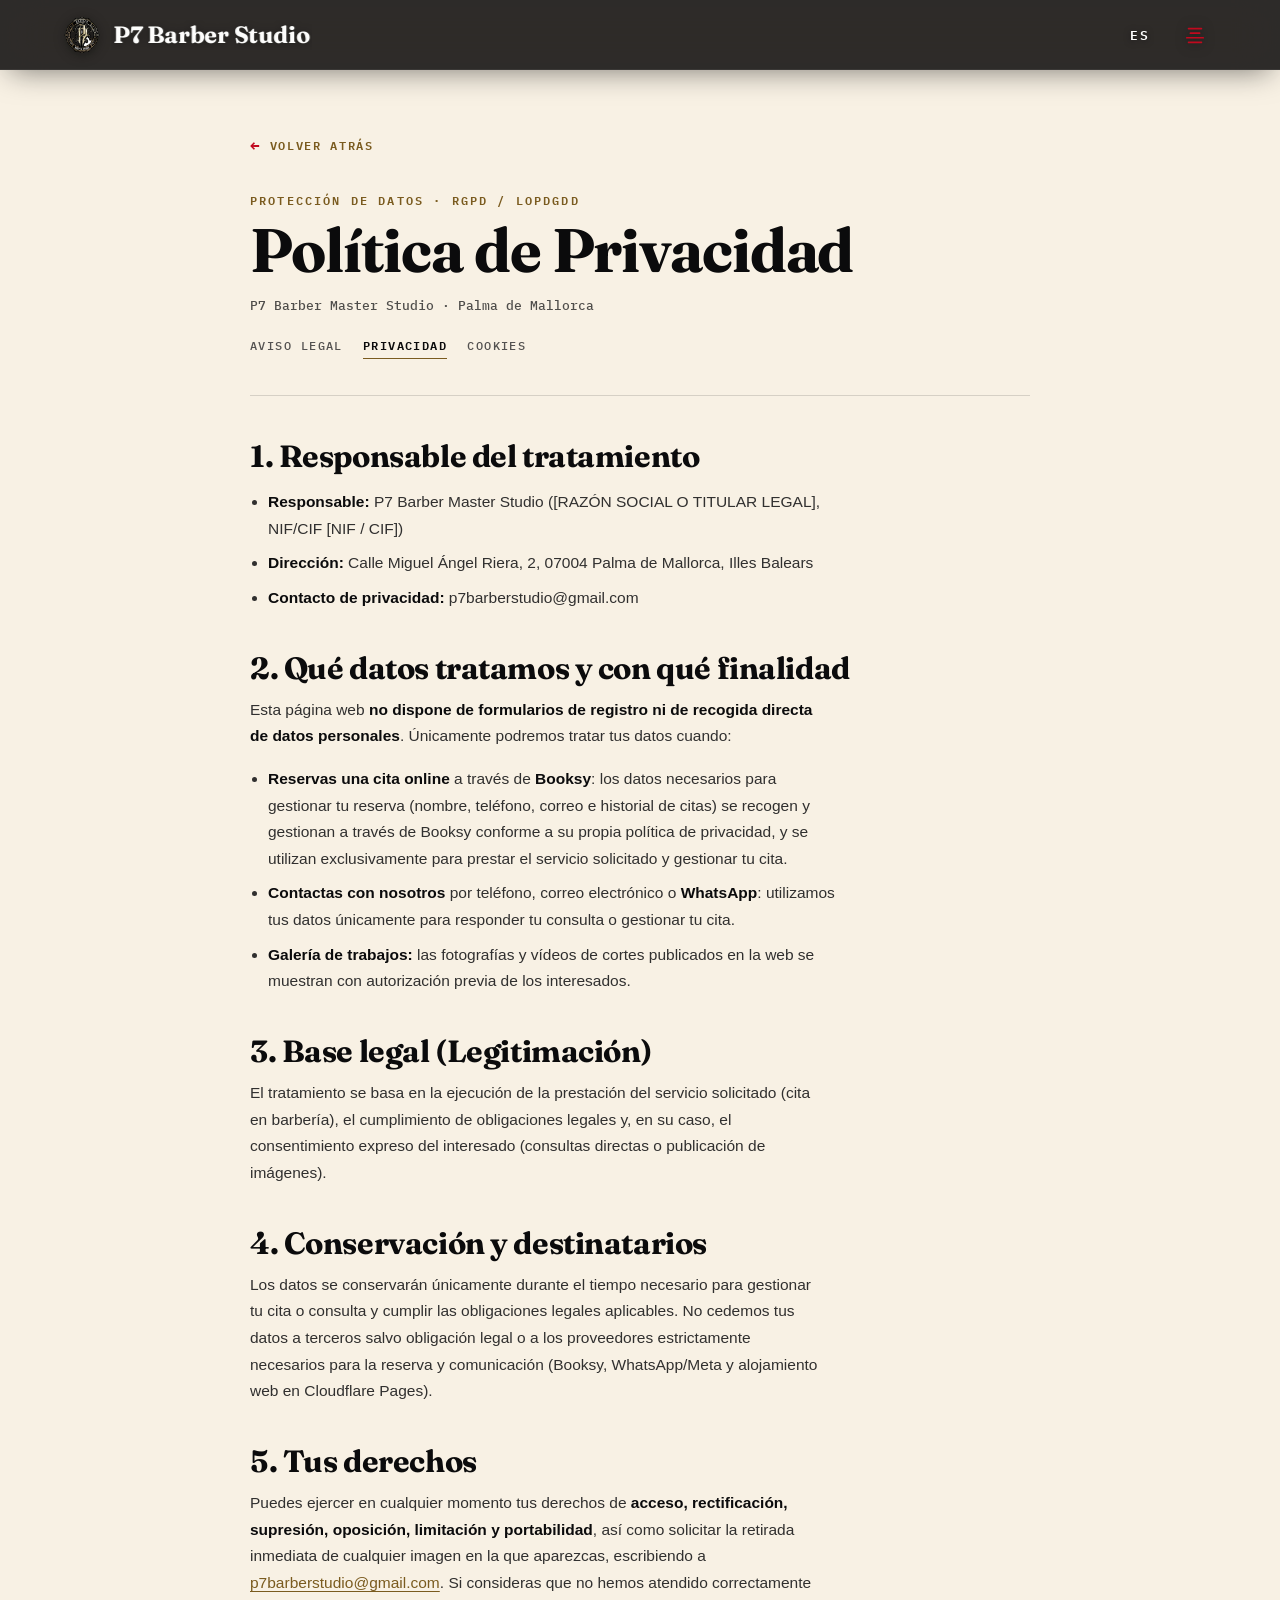
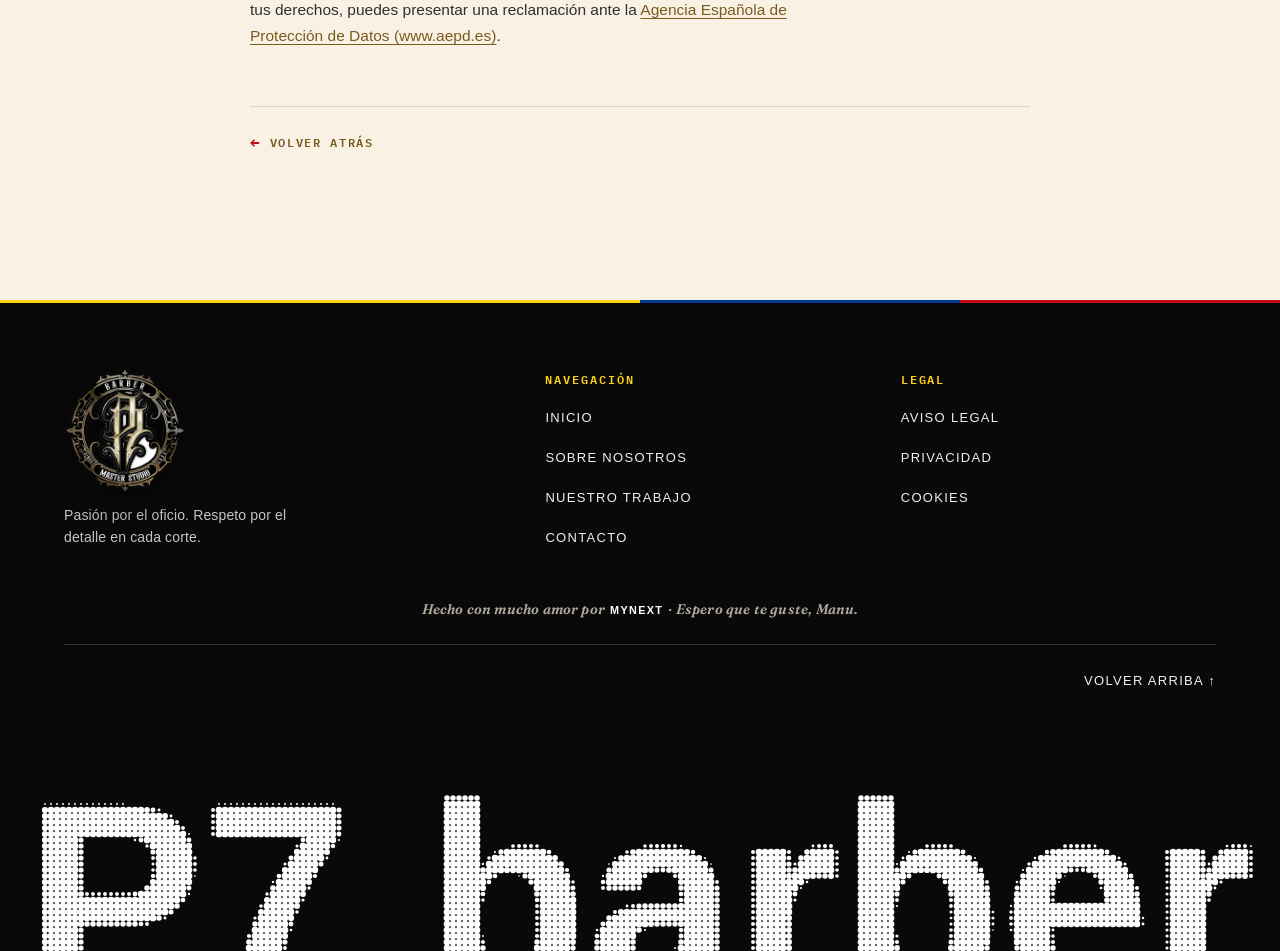
<file: privacidad.html>
<!DOCTYPE html>
<html lang="es" data-i18n-page="privacidad">
<head>
  <meta charset="UTF-8" />
  <meta name="viewport" content="width=device-width, initial-scale=1.0, viewport-fit=cover" />
  <title>Política de Privacidad · P7 Barber Master Studio</title>
  <meta name="description" content="Política de privacidad y protección de datos (RGPD / LOPDGDD) de P7 Barber Master Studio en Palma de Mallorca." />
  <meta name="theme-color" content="#0b0b0c" />
  <meta name="robots" content="noindex, follow" />
  <link rel="icon" type="image/png" href="./assets/img/favicon.png" />
  <!-- Preconexión y fuentes oficiales P7 (Fraunces + IBM Plex Mono + Switzer) -->
  <link rel="preconnect" href="https://fonts.googleapis.com">
  <link rel="preconnect" href="https://fonts.gstatic.com" crossorigin>
  <link rel="preconnect" href="https://api.fontshare.com" crossorigin>
  <link rel="stylesheet" href="https://fonts.googleapis.com/css2?family=Fraunces:ital,opsz,wght@0,9..144,600;0,9..144,700;0,9..144,800;1,9..144,600&family=IBM+Plex+Mono:wght@500;600&display=swap">
  <link rel="stylesheet" href="https://api.fontshare.com/v2/css?f[]=switzer@400,500,600,700&display=swap">
  <link rel="stylesheet" href="./assets/css/fonts.css?v=20261123e" />
  <link rel="stylesheet" href="./assets/css/site.css?v=20261124f" />
  <link rel="stylesheet" href="./assets/css/header.css?v=20261124e" />
  <link rel="stylesheet" href="./assets/css/legal.css?v=20261124f" />
  <link rel="stylesheet" href="./assets/css/footer.css?v=20261124h" />
  <!-- Microsoft Clarity (excluye localhost y dispositivos marcados con ?soy=musa) -->
  <script>
    (function () {
      try {
        var h = location.hostname;
        if (h === 'localhost' || h === '127.0.0.1' || /^192\.168\./.test(h)) return;
        var p = new URLSearchParams(location.search);
        if (p.get('soy') === 'musa') localStorage.setItem('p7_ignore_clarity', '1');
        if (p.get('soy') === 'off') localStorage.removeItem('p7_ignore_clarity');
        if (localStorage.getItem('p7_ignore_clarity') === '1') return;
      } catch (e) {}
      (function (c, l, a, r, i, t, y) {
        c[a] = c[a] || function () { (c[a].q = c[a].q || []).push(arguments); };
        t = l.createElement(r); t.async = 1; t.src = 'https://www.clarity.ms/tag/' + i;
        y = l.getElementsByTagName(r)[0]; y.parentNode.insertBefore(t, y);
      })(window, document, 'clarity', 'script', 'zitsask6k9');
    })();
  </script>
</head>
<body class="legal-page">
  <a href="#main-content" class="skip-link" data-i18n="a11y.skip">Saltar al contenido</a>

  <!-- HEADER UNIFICADO -->
  <header id="p7-header" class="p7-header" data-scrolled="true" data-always-scrolled="true">
    <div class="p7-header-inner">
      <a href="./index.html#inicio" class="p7-brand" aria-label="P7 Barber Master Studio — Inicio" data-i18n-attr="aria-label:a11y.brandHome">
        <span class="p7-brand-crest"><img src="./assets/img/opt/logo-p7-256w.webp" alt="Escudo P7 Barber Master Studio" data-i18n-attr="alt:a11y.logoAlt" width="36" height="36" decoding="async" /></span>
        <span class="p7-brand-text"><span class="p7-brand-name">P7 Barber Studio</span></span>
      </a>
      <div class="p7-header-actions">
        <button type="button" id="p7-menu-toggle" class="p7-menu-trigger" aria-label="Abrir menú de navegación" data-i18n-attr="aria-label:a11y.openMenu" aria-controls="p7-mobile-drawer" aria-expanded="false">
          <svg class="p7-align-icon" width="20" height="20" viewBox="0 0 24 24" aria-hidden="true">
            <g fill="none" stroke="currentColor" stroke-linecap="round" stroke-linejoin="round" stroke-width="1.85">
              <path d="M12 5h7M12 5h-7" />
              <path d="M12 10h5M12 10h-5" />
              <path d="M12 15h9M12 15h-9" />
              <path d="M12 20h7M12 20h-7" />
            </g>
          </svg>
        </button>
      </div>
    </div>
  </header>

  <!-- MENÚ MÓVIL -->
  <div
  id="p7-mobile-drawer"
  class="p7-drawer"
  aria-hidden="true"
  role="dialog"
  aria-modal="true"
  aria-label="Menú de navegación"
  data-i18n-attr="aria-label:a11y.menuDialog"
>
  <div class="p7-drawer-backdrop" data-drawer-close aria-hidden="true"></div>

  <!-- Láminas de entrada escalonadas (Bandera de Colombia: Amarillo, Azul y Rojo) -->
  <div class="p7-sm-prelayers" aria-hidden="true">
    <div class="p7-sm-prelayer p7-sm-prelayer--gold"></div>
    <div class="p7-sm-prelayer p7-sm-prelayer--blue"></div>
    <div class="p7-sm-prelayer p7-sm-prelayer--red"></div>
  </div>

  <div class="p7-drawer-sheet" data-scroll-allow>
    <div class="p7-drawer-top">
      <a href="./index.html#inicio" class="p7-brand p7-drawer-brand" data-drawer-close aria-label="P7 Barber Master Studio — Inicio" data-i18n-attr="aria-label:a11y.brandHome">
        <span class="p7-brand-crest">
          <img
            src="./assets/img/opt/logo-p7-256w.webp"
            alt="Escudo P7 Barber Master Studio"
            data-i18n-attr="alt:a11y.logoAlt"
            width="32"
            height="32"
            decoding="async"
          >
        </span>
        <span class="p7-brand-name">P7 Barber Studio</span>
      </a>

      <button
        type="button"
        id="p7-menu-close"
        class="p7-sm-close"
        aria-label="Cerrar menú de navegación"
        data-i18n-attr="aria-label:a11y.closeMenu"
      >
        <span class="p7-sm-close-text" data-i18n="nav.close">Cerrar</span>
        <span class="p7-sm-close-icon" aria-hidden="true">
          <span></span>
          <span></span>
        </span>
      </button>
    </div>

    <nav class="p7-drawer-nav" aria-label="Navegación móvil" data-i18n-attr="aria-label:a11y.navMobile">
      <ul class="p7-drawer-list">
        <li class="p7-drawer-item" style="--stagger: 0;">
          <a href="./index.html#inicio" class="p7-drawer-link" data-drawer-close>
            <span class="p7-drawer-label" data-i18n="nav.home">Inicio</span>
            <span class="p7-drawer-num" aria-hidden="true">01</span>
          </a>
        </li>
        <li class="p7-drawer-item" style="--stagger: 1;">
          <a href="./index.html#sobre-nosotros" class="p7-drawer-link" data-drawer-close>
            <span class="p7-drawer-label" data-i18n="nav.about">Sobre nosotros</span>
            <span class="p7-drawer-num" aria-hidden="true">02</span>
          </a>
        </li>
        <li class="p7-drawer-item" style="--stagger: 2;">
          <a href="./index.html#nuestro-trabajo" class="p7-drawer-link" data-drawer-close>
            <span class="p7-drawer-label" data-i18n="nav.work">Nuestro trabajo</span>
            <span class="p7-drawer-num" aria-hidden="true">03</span>
          </a>
        </li>
        <li class="p7-drawer-item" style="--stagger: 3;">
          <a href="./index.html#reserva" class="p7-drawer-link" data-drawer-close>
            <span class="p7-drawer-label" data-i18n="nav.book">Reservar cita</span>
            <span class="p7-drawer-num" aria-hidden="true">04</span>
          </a>
        </li>
        <li class="p7-drawer-item" style="--stagger: 4;">
          <a href="./index.html#contacto" class="p7-drawer-link" data-drawer-close>
            <span class="p7-drawer-label" data-i18n="nav.contact">Contacto</span>
            <span class="p7-drawer-num" aria-hidden="true">05</span>
          </a>
        </li>
      </ul>
    </nav>

    <div class="p7-drawer-foot">
      <nav class="p7-sm-langs" aria-label="Selector de idioma" data-i18n-attr="aria-label:a11y.langSelector">
        <button type="button" class="p7-sm-lang is-active" data-lang="es" aria-current="true" aria-label="Español">ES</button>
        <span class="p7-sm-lang-sep" aria-hidden="true">·</span>
        <button type="button" class="p7-sm-lang" data-lang="en" aria-label="English">EN</button>
        <span class="p7-sm-lang-sep" aria-hidden="true">·</span>
        <button type="button" class="p7-sm-lang" data-lang="de" aria-label="Deutsch">DE</button>
      </nav>

      <div class="p7-sm-socials">
        <a
          href="https://www.instagram.com/p7barbers/"
          target="_blank"
          rel="noopener noreferrer"
          class="p7-sm-social-link"
          data-relleno="instagram"
          aria-label="Instagram de P7 Barber Master Studio"
          data-i18n-attr="aria-label:a11y.instagram"
        >
          <svg width="24" height="24" viewBox="0 0 24 24" fill="none" stroke="currentColor" stroke-width="1.75" stroke-linecap="round" stroke-linejoin="round" aria-hidden="true">
            <rect width="20" height="20" x="2" y="2" rx="5" ry="5" />
            <path d="M16 11.37A4 4 0 1 1 12.63 8 4 4 0 0 1 16 11.37z" />
            <line x1="17.5" x2="17.51" y1="6.5" y2="6.5" />
          </svg>
        </a>
      </div>
    </div>
  </div>
</div>

    <!-- CURVED MENU -->
  <div id="p7-curved-menu" class="p7-curved" aria-hidden="true" role="dialog" aria-modal="true" aria-label="Menú de navegación" data-i18n-attr="aria-label:a11y.menuDialog">
    <div class="p7-curved-backdrop" data-curved-close aria-hidden="true"></div>
    <aside class="p7-curved-panel" data-scroll-allow>
      <svg class="p7-curved-svg" aria-hidden="true" preserveAspectRatio="none"><path id="p7-curved-path" d=""></path></svg>
      <div class="p7-curved-inner">
        <div class="p7-curved-head">
          <span class="p7-curved-kicker" data-i18n="nav.kicker">Navegación</span>
          <button type="button" id="p7-curved-close" class="p7-menu-trigger p7-menu-trigger--dark" aria-label="Cerrar menú" data-i18n-attr="aria-label:a11y.closeMenuShort">
            <svg class="p7-align-icon" width="20" height="20" viewBox="0 0 24 24" aria-hidden="true">
              <g fill="none" stroke="currentColor" stroke-linecap="round" stroke-linejoin="round" stroke-width="1.85">
                <path d="M12 5h7M12 5h-7" />
                <path d="M12 10h5M12 10h-5" />
                <path d="M12 15h9M12 15h-9" />
                <path d="M12 20h7M12 20h-7" />
              </g>
            </svg>
          </button>
        </div>
        <nav class="p7-curved-nav" aria-label="Secciones principales" data-i18n-attr="aria-label:a11y.navSections">
          <a href="./index.html#inicio" class="p7-curved-link" data-curved-close><span class="p7-curved-index">1.</span><span class="p7-curved-text" data-split-text data-i18n="nav.home">Inicio</span></a>
          <a href="./index.html#sobre-nosotros" class="p7-curved-link" data-curved-close><span class="p7-curved-index">2.</span><span class="p7-curved-text" data-split-text data-i18n="nav.about">Sobre nosotros</span></a>
          <a href="./index.html#nuestro-trabajo" class="p7-curved-link" data-curved-close><span class="p7-curved-index">3.</span><span class="p7-curved-text" data-split-text data-i18n="nav.work">Nuestro trabajo</span></a>
          <a href="./index.html#contacto" class="p7-curved-link" data-curved-close><span class="p7-curved-index">4.</span><span class="p7-curved-text" data-split-text data-i18n="nav.contact">Contacto</span></a>
        </nav>
        <div class="p7-curved-foot">
          <a href="./index.html#reserva" class="p7-curved-cta" data-curved-close><span data-i18n="nav.book">Reservar cita</span></a>
          <nav class="p7-sm-langs p7-curved-langs" aria-label="Selector de idioma" data-i18n-attr="aria-label:a11y.langSelector">
            <button type="button" class="p7-sm-lang is-active" data-lang="es" aria-current="true" aria-label="Español">ES</button>
            <span class="p7-sm-lang-sep" aria-hidden="true">·</span>
            <button type="button" class="p7-sm-lang" data-lang="en" aria-label="English">EN</button>
            <span class="p7-sm-lang-sep" aria-hidden="true">·</span>
            <button type="button" class="p7-sm-lang" data-lang="de" aria-label="Deutsch">DE</button>
          </nav>
          <p class="p7-curved-meta" data-i18n="nav.curvedMeta">C/ Miguel Ángel Riera, 2 · Palma · ★ 5,0 en Booksy</p>
        </div>
      </div>
    </aside>
  </div>

  <!-- CONTENIDO LEGAL -->
  <main id="main-content" class="legal-main">
    <article class="legal-shell">
      <a href="./index.html#p7-halftone-footer" class="legal-back" data-nav-back><span class="legal-back-arrow" aria-hidden="true">←</span><span data-i18n="team.back">Volver atrás</span></a>

      <header class="legal-header">
        <span class="legal-kicker" data-i18n="priv.kicker">Protección de datos · RGPD / LOPDGDD</span>
        <h1 class="legal-h1" data-i18n="priv.h1">Política de Privacidad</h1>
        <p class="legal-updated">P7 Barber Master Studio · Palma de Mallorca</p>
        <nav class="legal-switcher" aria-label="Documentos legales" data-i18n-attr="aria-label:legal.switcherAria">
          <a href="./aviso-legal.html" data-i18n="legal.tab.aviso">Aviso legal</a>
          <a href="./privacidad.html" aria-current="page" data-i18n="legal.tab.privacidad">Privacidad</a>
          <a href="./cookies.html" data-i18n="legal.tab.cookies">Cookies</a>
        </nav>
      </header>

      <div class="legal-body">
        <section class="legal-section">
          <h2 data-i18n="priv.s1.h2">1. Responsable del tratamiento</h2>
          <ul>
            <li data-i18n-html="priv.s1.li1"><strong>Responsable:</strong> P7 Barber Master Studio ([RAZÓN SOCIAL O TITULAR LEGAL], NIF/CIF [NIF / CIF])</li>
            <li data-i18n-html="priv.s1.li2"><strong>Dirección:</strong> Calle Miguel Ángel Riera, 2, 07004 Palma de Mallorca, Illes Balears</li>
            <li data-i18n-html="priv.s1.li3"><strong>Contacto de privacidad:</strong> p7barberstudio@gmail.com</li>
          </ul>
        </section>

        <section class="legal-section">
          <h2 data-i18n="priv.s2.h2">2. Qué datos tratamos y con qué finalidad</h2>
          <p data-i18n-html="priv.s2.p1">Esta página web <strong>no dispone de formularios de registro ni de recogida directa de datos personales</strong>. Únicamente podremos tratar tus datos cuando:</p>
          <ul>
            <li data-i18n-html="priv.s2.li1"><strong>Reservas una cita online</strong> a través de <strong>Booksy</strong>: los datos necesarios para gestionar tu reserva (nombre, teléfono, correo e historial de citas) se recogen y gestionan a través de Booksy conforme a su propia política de privacidad, y se utilizan exclusivamente para prestar el servicio solicitado y gestionar tu cita.</li>
            <li data-i18n-html="priv.s2.li2"><strong>Contactas con nosotros</strong> por teléfono, correo electrónico o <strong>WhatsApp</strong>: utilizamos tus datos únicamente para responder tu consulta o gestionar tu cita.</li>
            <li data-i18n-html="priv.s2.li3"><strong>Galería de trabajos:</strong> las fotografías y vídeos de cortes publicados en la web se muestran con autorización previa de los interesados.</li>
          </ul>
        </section>

        <section class="legal-section">
          <h2 data-i18n="priv.s3.h2">3. Base legal (Legitimación)</h2>
          <p data-i18n="priv.s3.p1">El tratamiento se basa en la ejecución de la prestación del servicio solicitado (cita en barbería), el cumplimiento de obligaciones legales y, en su caso, el consentimiento expreso del interesado (consultas directas o publicación de imágenes).</p>
        </section>

        <section class="legal-section">
          <h2 data-i18n="priv.s4.h2">4. Conservación y destinatarios</h2>
          <p data-i18n="priv.s4.p1">Los datos se conservarán únicamente durante el tiempo necesario para gestionar tu cita o consulta y cumplir las obligaciones legales aplicables. No cedemos tus datos a terceros salvo obligación legal o a los proveedores estrictamente necesarios para la reserva y comunicación (Booksy, WhatsApp/Meta y alojamiento web en Cloudflare Pages).</p>
        </section>

        <section class="legal-section">
          <h2 data-i18n="priv.s5.h2">5. Tus derechos</h2>
          <p data-i18n-html="priv.s5.p1">Puedes ejercer en cualquier momento tus derechos de <strong>acceso, rectificación, supresión, oposición, limitación y portabilidad</strong>, así como solicitar la retirada inmediata de cualquier imagen en la que aparezcas, escribiendo a <a href="mailto:p7barberstudio@gmail.com">p7barberstudio@gmail.com</a>. Si consideras que no hemos atendido correctamente tus derechos, puedes presentar una reclamación ante la <a href="https://www.aepd.es" target="_blank" rel="noopener noreferrer">Agencia Española de Protección de Datos (www.aepd.es)</a>.</p>
        </section>
      </div>

      <div class="legal-foot-nav">
        <a href="./index.html#p7-halftone-footer" class="legal-back" data-nav-back><span class="legal-back-arrow" aria-hidden="true">←</span><span data-i18n="team.back">Volver atrás</span></a>
      </div>
    </article>
  </main>

  <div class="colombia-divider" aria-hidden="true"></div>

  <!-- FOOTER UNIFICADO -->
  <footer id="p7-halftone-footer" class="hwf-root" data-wordmark="P7 barber" aria-label="Pie de página" data-i18n-attr="aria-label:a11y.footer">
    <canvas id="p7-halftone-canvas" aria-hidden="true"></canvas>
    <span class="hwf-sr">P7 Barber Master Studio</span>
    <div class="hwf-top">
      <div class="hwf-brand">
        <a href="./index.html#inicio" class="hwf-logo-link" aria-label="P7 Barber Master Studio — Inicio" data-i18n-attr="aria-label:a11y.brandHome">
          <img src="./assets/img/opt/logo-p7-512w.webp" alt="Escudo P7 Barber Master Studio" data-i18n-attr="alt:a11y.logoAlt" class="hwf-logo-img" width="124" height="124" loading="lazy" decoding="async" />
        </a>
      <p class="hwf-slogan" data-i18n="footer.slogan">Pasión por el oficio. Respeto por el detalle en cada corte.</p>
      </div>
      <nav class="hwf-col" aria-label="Navegación" data-i18n-attr="aria-label:footer.navTitle">
        <h3 data-i18n="footer.navTitle">Navegación</h3>
        <ul>
          <li><a href="./index.html#inicio" data-i18n="nav.home">Inicio</a></li>
          <li><a href="./index.html#sobre-nosotros" data-i18n="nav.about">Sobre nosotros</a></li>
          <li><a href="./index.html#nuestro-trabajo" data-i18n="nav.work">Nuestro trabajo</a></li>
          <li><a href="./index.html#contacto" data-i18n="nav.contact">Contacto</a></li>
        </ul>
      </nav>
      <nav class="hwf-col hwf-col--legal" aria-label="Legal" data-i18n-attr="aria-label:footer.legalTitle">
        <h3 data-i18n="footer.legalTitle">Legal</h3>
        <ul>
          <li><a href="./aviso-legal.html" data-i18n="footer.legalNotice">Aviso legal</a></li>
          <li><a href="./privacidad.html" data-i18n="footer.privacy">Privacidad</a></li>
          <li><a href="./cookies.html" data-i18n="footer.cookies">Cookies</a></li>
        </ul>
      </nav>
    </div>
    <div class="hwf-credits">
      <a href="https://mynextbymusa.com" target="_blank" rel="noopener noreferrer" class="hwf-credit-link">Hecho con mucho amor por <strong>MYNEXT</strong> · Espero que te guste, Manu.</a>
    </div>
    <div class="hwf-rule">
      <div class="hwf-rule-inner">
        <button type="button" id="p7-back-to-top" class="hwf-up" data-i18n="footer.backToTop">Volver arriba ↑</button>
      </div>
    </div>
  </footer>

  <script defer src="./assets/js/i18n/es.js?v=20261124a"></script>
  <script defer src="./assets/js/i18n/en.js?v=20261124a"></script>
  <script defer src="./assets/js/i18n/de.js?v=20261124a"></script>
  <script defer src="./assets/js/i18n/engine.js?v=20261123g"></script>
  <script defer src="./assets/js/nav-memory.js?v=20261123e"></script>
  <script defer src="./assets/js/header.js?v=20261123i"></script>
  <script defer src="./assets/js/footer.js?v=20261123e"></script>
</body>
</html>
</file>
<file: assets/css/fonts.css>
/* ==========================================================================
   P7 BARBER MASTER STUDIO — SISTEMA TIPOGRÁFICO OFICIAL (v2)
   Fuentes Oficiales (cargadas vía <link> en <head> — cero @import bloqueantes):
   - Display / Títulos: Fraunces (Google Fonts: 600, 700, 800)
   - Acento / Cifras / Etiquetas: IBM Plex Mono (Google Fonts: 500, 600)
   - Cuerpo / UI / Navegación / Legales: Switzer (Fontshare: 400, 500, 600, 700)
   ========================================================================== */

:root {
  --font-display: 'Fraunces', Georgia, serif;
  --font-accent: 'IBM Plex Mono', ui-monospace, SFMono-Regular, Menlo, monospace;
  --font-sans: 'Switzer', -apple-system, BlinkMacSystemFont, sans-serif;
}

.font-display {
  font-family: var(--font-display);
  font-variation-settings: "opsz" 72;
}

.font-accent {
  font-family: var(--font-accent);
  font-variant-numeric: tabular-nums;
}

.font-sans {
  font-family: var(--font-sans);
}

.heading-hero {
  font-family: var(--font-display);
  font-weight: 700;
  line-height: 1.04;
  letter-spacing: -0.02em;
}

.heading-editorial {
  font-family: var(--font-display);
  font-weight: 700;
  line-height: 1.08;
  letter-spacing: -0.015em;
}

.price-tabular {
  font-family: var(--font-accent);
  font-weight: 600;
  font-variant-numeric: tabular-nums;
  letter-spacing: 0.02em;
}

.text-gold-gradient {
  background: linear-gradient(135deg, #FDFDFC 0%, #C3B9A0 30%, #AC986C 68%, #786540 100%);
  -webkit-background-clip: text;
  -webkit-text-fill-color: transparent;
  background-clip: text;
}

.border-gold-subtle {
  border-color: rgba(172, 152, 108, 0.3);
}
</file>
<file: assets/css/site.css>
/* ==========================================================================
   P7 BARBER MASTER STUDIO — SISTEMA VISUAL (v1)
   Paleta: Escudo P7 + Acentos Bandera de Colombia (2:1:1)
   Tipografía: Fraunces (Display) + IBM Plex Mono (Acento/Cifras) + Switzer (Cuerpo)
   ========================================================================== */

:root {
  /* ========================================================================
     PALETA OFICIAL P7 (PDF COOLORS + BORDADO BRICK RED)
     ======================================================================== */
  /* Bases Oscuras Oficiales (PDF Coolors) */
  --p7-carbon: #0A0909;             /* Fondo general de la web (Carbono Puro) */
  --p7-ebony: #0B0702;              /* Fondo Hero / Cintas del escudo (Ébano) */
  --p7-anthracite: #242423;         /* Tarjetas y superficies elevadas */
  --p7-graphite-elevated: #161514;  /* Superficies secundarias */

  /* Metales Nobles del Escudo (PDF Coolors) */
  --p7-gold-antique: #AC986C;       /* Acento noble principal / Monograma P7 */
  --p7-champagne: #C3B9A0;          /* Champán arena / Oro blanco fino */
  --p7-silver-titanium: #9D9B95;    /* Plata / Titanio satinado (solo metadatos secundarios) */

  /* Blancos y Luminosidad de Lectura */
  --p7-white: #FFFFFF;              /* Titulares y contraste máximo */
  --p7-snow: #FDFDFC;               /* Texto principal de lectura */
  --p7-bone: #E8E5DF;               /* Blanco hueso nítido para subtítulos y párrafos sobre negro */
  --p7-bone-soft: #D6D2C9;          /* Texto secundario legible sobre negro */
  --p7-smoke: #F6F5F5;              /* Texto suave y blanco humo */

  /* Acento de Bordado de Sastrería (Brick Red #C1091E) */
  --p7-brick-red: #C1091E;
  --p7-brick-red-border: rgba(193, 9, 30, 0.55);
  --p7-brick-red-glow: rgba(193, 9, 30, 0.35);

  /* Acentos Bandera de Colombia (separadores 2:1:1) — sobre fondo negro:
     amarillo y rojo para bordeados, cifras y detalles; azul solo en hilos/detalles finos */
  --p7-colombia-yellow: #FCD116;
  --p7-colombia-yellow-rgb: 252, 209, 22;
  --p7-colombia-blue: #003893;
  --p7-colombia-blue-rgb: 0, 56, 147;
  --p7-colombia-red: var(--p7-brick-red);
  --p7-colombia-red-rgb: 193, 9, 30;

  /* Mapeo de compatibilidad con selectores existentes */
  --emerald-950: #050403;
  --emerald-900: var(--p7-ebony);
  --emerald-800: var(--p7-carbon);
  --emerald-700: var(--p7-anthracite);

  --gold-300: var(--p7-champagne);
  --gold-500: var(--p7-gold-antique);
  --gold-700: #786540;

  --cream-100: var(--p7-snow);
  --cream-200: var(--p7-smoke);
  --cream-ink-muted: rgba(246, 245, 245, 0.78);
  --emerald-ink-muted: var(--p7-silver-titanium);

  /* Tonos joya / sastrería */
  --sapphire-900: #13294B;
  --burgundy-900: var(--p7-brick-red);

  /* Sistema Tipográfico Oficial P7 (3 familias obligatorias en toda la web) */
  --font-display: 'Fraunces', Georgia, serif;
  --font-accent: 'IBM Plex Mono', ui-monospace, SFMono-Regular, Menlo, monospace;
  --font-sans: 'Switzer', -apple-system, BlinkMacSystemFont, sans-serif;

  /* Espaciado y ritmos */
  --gutter: clamp(20px, 5vw, 80px);
  --grid-gap: 16px;
  --ease-editorial: cubic-bezier(0.16, 1, 0.3, 1);

  /* Superficies semánticas */
  --bg-hero: var(--p7-ebony);
  --bg-cream: #141313;
  --bg-cream-warm: var(--p7-anthracite);
  --bg-emerald: var(--p7-carbon);
  --bg-footer: var(--p7-carbon);
}

/* ==========================================================================
   RESET Y BASE
   ========================================================================== */

*,
*::before,
*::after {
  box-sizing: border-box;
}

html {
  scroll-behavior: smooth;
  -webkit-text-size-adjust: 100%;
  background-color: #0A0909;
}

/* Overscroll nativo en negro carbono uniforme */

html.p7-scroll-locked {
  overscroll-behavior: none;
}

@media (prefers-reduced-motion: reduce) {
  html {
    scroll-behavior: auto;
  }
}

body {
  margin: 0;
  font-family: var(--font-sans);
  font-size: 1rem;
  line-height: 1.6;
  font-size-adjust: from-font;
  color: var(--p7-smoke, #F6F5F5);
  background-color: #0A0909;
  -webkit-font-smoothing: antialiased;
  -moz-osx-font-smoothing: grayscale;
}

img,
picture,
video,
svg {
  display: block;
  max-width: 100%;
}

img {
  height: auto;
}

button,
input,
select,
textarea {
  font: inherit;
  color: inherit;
}

a {
  color: inherit;
  text-decoration: none;
}

:focus-visible {
  outline: 2px solid var(--gold-500);
  outline-offset: 3px;
}

/* Skip link accesible */
.skip-link {
  position: fixed;
  top: -100px;
  left: 16px;
  z-index: 100;
  padding: 12px 20px;
  background-color: var(--emerald-900);
  color: var(--cream-100);
  border: 1px solid var(--gold-500);
  font-size: 0.875rem;
  font-weight: 500;
  transition: transform 180ms ease;
}

.skip-link:focus {
  top: 16px;
}

/* ==========================================================================
   LAYOUT 12 COLUMNAS Y CONTENEDORES
   ========================================================================== */

.page-shell,
.site-section {
  overflow-x: clip;
}

.container {
  width: 100%;
  max-width: 1440px;
  margin-inline: auto;
  padding-inline: var(--gutter);
}

.grid-12 {
  display: grid;
  grid-template-columns: repeat(12, minmax(0, 1fr));
  gap: var(--grid-gap);
}

.section-cream {
  background-color: var(--bg-cream);
  color: var(--p7-white, #FFFFFF);
}

.section-cream-warm {
  background-color: var(--bg-cream-warm);
  color: var(--p7-white, #FFFFFF);
}

.section-emerald {
  background-color: var(--bg-emerald);
  color: var(--cream-200);
}

.section-emerald-deep {
  background-color: var(--emerald-900);
  color: var(--cream-200);
}

.section-pad {
  padding-block: clamp(72px, 9vw, 136px);
}

/* ==========================================================================
   TIPOGRAFÍA EDITORIAL (FRAUNCES + IBM PLEX MONO + SWITZER)
   ========================================================================== */

.h1-editorial,
.h2-editorial {
  font-family: var(--font-display);
  font-weight: 700;
  margin: 0;
  letter-spacing: -0.02em;
}

.h1-editorial {
  font-size: clamp(2.75rem, 6.2vw, 5.75rem);
  line-height: 1.04;
}

.h2-editorial {
  font-size: clamp(2rem, 3.6vw, 3.35rem);
  line-height: 1.06;
}

.lead-copy {
  font-size: clamp(1rem, 1.25vw, 1.125rem);
  line-height: 1.65;
  max-width: 42ch;
  margin: 0;
}

.tabular-nums {
  font-variant-numeric: tabular-nums;
}

/* ==========================================================================
   BARRA DE PROGRESO SUPERIOR Y SEPARADORES 2:1:1
   ========================================================================== */

.scroll-progress {
  position: fixed;
  top: 0;
  left: 0;
  width: 100%;
  height: 2px;
  z-index: 60;
  pointer-events: none;
  background: linear-gradient(90deg, #AC986C 0%, #C3B9A0 60%, #C1091E 100%);
  transform-origin: left center;
  transform: scaleX(0);
}

.separador-sastreria {
  display: block;
  width: 100%;
  height: 1px;
  border: 0;
  margin: 0;
  background: linear-gradient(
    90deg,
    transparent 0%,
    rgba(172, 152, 108, 0.3) 25%,
    rgba(193, 9, 30, 0.5) 50%,
    rgba(172, 152, 108, 0.3) 75%,
    transparent 100%
  );
  transform-origin: left center;
  transform: scaleX(1);
}

.js-ready .separador-sastreria {
  transform: scaleX(0);
  transition: transform 900ms var(--ease-editorial);
}

.js-ready .separador-sastreria.is-visible {
  transform: scaleX(1);
}

@media (prefers-reduced-motion: reduce) {
  .js-ready .separador-sastreria {
    transform: scaleX(1);
    transition: none;
  }
}

/* ==========================================================================
   BOTONES Y ENLACES
   ========================================================================== */

.btn-gold-metallic {
  display: inline-flex;
  align-items: center;
  justify-content: center;
  gap: 10px;
  min-height: 46px;
  padding: 12px 26px;
  background: linear-gradient(135deg, #786540, #C3B9A0 45%, #AC986C 70%, #786540); /* taste-skill-ignore */
  color: var(--p7-carbon, #0A0909);
  font-family: var(--font-sans);
  font-size: 0.9375rem;
  font-weight: 600;
  letter-spacing: 0.02em;
  border: 0;
  cursor: pointer;
  transition: transform 120ms ease, opacity 180ms ease;
}

.btn-gold-metallic:hover {
  opacity: 0.94;
}

.btn-gold-metallic:active {
  transform: scale(0.98);
}

/* ==========================================================================
   COMPONENTE REUTILIZABLE: BOTÓN LIQUID GLASS (21st.dev / Apple Style)
   Fondo 100% transparente con bordado y resplandor Brick Red (#C1091E)
   ========================================================================== */

.liquid-glass-btn {
  position: relative;
  display: inline-flex;
  align-items: center;
  justify-content: center;
  gap: 10px;
  min-height: 52px;
  padding: 0 32px;
  border: 0;
  border-radius: 9999px;
  background-color: transparent;
  color: var(--p7-white, #FFFFFF);
  font-family: var(--font-sans, 'Switzer', sans-serif);
  font-size: 0.9375rem;
  font-weight: 500;
  letter-spacing: 0.02em;
  white-space: nowrap;
  text-decoration: none;
  cursor: pointer;
  isolation: isolate;
  touch-action: manipulation;
  transition:
    transform 300ms cubic-bezier(0.16, 1, 0.3, 1),
    color 250ms cubic-bezier(0.16, 1, 0.3, 1);
}

.liquid-glass-btn:hover {
  transform: scale(1.04);
  color: var(--p7-champagne, #C3B9A0);
}

.liquid-glass-btn:active {
  transform: scale(0.98);
}

.liquid-glass-btn:focus-visible {
  outline: 2px solid var(--p7-brick-red, #C1091E);
  outline-offset: 4px;
}

.liquid-glass-surface {
  position: absolute;
  inset: 0;
  z-index: 0;
  border-radius: 9999px;
  background: transparent;
  border: 1px solid rgba(193, 9, 30, 0.65);
  box-shadow:
    0 0 14px rgba(193, 9, 30, 0.35),
    0 2px 8px rgba(0, 0, 0, 0.35),
    inset 0 0 0 1px rgba(193, 9, 30, 0.40),
    inset 3px 3px 0.5px -3px rgba(255, 255, 255, 0.75),
    inset -3px -3px 0.5px -3px rgba(255, 255, 255, 0.60),
    inset 1px 1px 1px -0.5px rgba(255, 255, 255, 0.45),
    inset -1px -1px 1px -0.5px rgba(255, 255, 255, 0.45);
  transition:
    background-color 300ms cubic-bezier(0.16, 1, 0.3, 1),
    border-color 300ms cubic-bezier(0.16, 1, 0.3, 1),
    box-shadow 300ms cubic-bezier(0.16, 1, 0.3, 1);
}

.liquid-glass-btn:hover .liquid-glass-surface {
  background: rgba(255, 255, 255, 0.06);
  border-color: #C1091E;
  box-shadow:
    0 0 24px rgba(193, 9, 30, 0.60),
    0 4px 16px rgba(0, 0, 0, 0.45),
    inset 0 0 0 1.5px rgba(193, 9, 30, 0.85),
    inset 3px 3px 0.5px -3px rgba(255, 255, 255, 0.90),
    inset -3px -3px 0.5px -3px rgba(255, 255, 255, 0.75);
}

.liquid-glass-btn--dark {
  color: var(--p7-white, #FFFFFF);
}

.liquid-glass-btn--dark .liquid-glass-surface {
  background: transparent;
}

/* Variante Amarillo Bandera de Colombia (#FCD116) */
.liquid-glass-btn--yellow:hover {
  color: #FFE46B;
}

.liquid-glass-btn--yellow:focus-visible {
  outline: 2px solid var(--p7-colombia-yellow);
  outline-offset: 4px;
}

.liquid-glass-btn--yellow .liquid-glass-surface {
  border: 1px solid rgba(var(--p7-colombia-yellow-rgb), 0.78);
  box-shadow:
    0 0 16px rgba(var(--p7-colombia-yellow-rgb), 0.42),
    0 2px 8px rgba(0, 0, 0, 0.35),
    inset 0 0 0 1px rgba(var(--p7-colombia-yellow-rgb), 0.45),
    inset 3px 3px 0.5px -3px rgba(255, 255, 255, 0.78),
    inset -3px -3px 0.5px -3px rgba(255, 255, 255, 0.62),
    inset 1px 1px 1px -0.5px rgba(255, 255, 255, 0.45),
    inset -1px -1px 1px -0.5px rgba(255, 255, 255, 0.45);
}

.liquid-glass-btn--yellow:hover .liquid-glass-surface {
  background: rgba(var(--p7-colombia-yellow-rgb), 0.08);
  border-color: var(--p7-colombia-yellow);
  box-shadow:
    0 0 26px rgba(var(--p7-colombia-yellow-rgb), 0.72),
    0 4px 16px rgba(0, 0, 0, 0.45),
    inset 0 0 0 1.5px rgba(var(--p7-colombia-yellow-rgb), 0.90),
    inset 3px 3px 0.5px -3px rgba(255, 255, 255, 0.92),
    inset -3px -3px 0.5px -3px rgba(255, 255, 255, 0.75);
}

.liquid-glass-btn--sm {
  min-height: 44px;
  padding: 0 18px;
  font-size: 0.8125rem;
}

.liquid-glass-blur {
  position: absolute;
  inset: 0;
  z-index: -1;
  border-radius: 9999px;
  overflow: hidden;
  -webkit-backdrop-filter: blur(10px);
  backdrop-filter: url("#container-glass") blur(8px);
}

.liquid-glass-label {
  position: relative;
  z-index: 1;
  display: inline-flex;
  align-items: center;
  gap: 10px;
  pointer-events: none;
}

.liquid-glass-svg {
  position: absolute;
  width: 0;
  height: 0;
  overflow: hidden;
  pointer-events: none;
}

.btn-outline-gold {
  display: inline-flex;
  align-items: center;
  justify-content: center;
  min-height: 44px;
  padding: 10px 20px;
  border: 1px solid var(--gold-500);
  color: var(--cream-100);
  background-color: transparent;
  font-size: 0.875rem;
  font-weight: 500;
  cursor: pointer;
  transition: background-color 180ms ease, color 180ms ease, transform 120ms ease;
}

.btn-outline-gold:hover {
  background-color: var(--gold-500);
  color: var(--emerald-950);
}

.btn-outline-gold:active {
  transform: scale(0.98);
}

.link-subtle {
  display: inline-flex;
  align-items: center;
  min-height: 44px;
  font-size: 0.9375rem;
  color: var(--gold-500);
  border-bottom: 1px solid rgba(201, 164, 92, 0.45);
  transition: color 180ms ease, border-color 180ms ease;
}

.link-subtle:hover {
  color: var(--cream-100);
  border-color: var(--cream-100);
}

.section-cream .link-subtle,
.section-cream-warm .link-subtle {
  color: var(--emerald-900);
  border-color: rgba(11, 46, 34, 0.35);
}

.section-cream .link-subtle:hover,
.section-cream-warm .link-subtle:hover {
  color: var(--gold-700);
  border-color: var(--gold-700);
}

/* ==========================================================================
   HEADER FIJO (SIN BLUR, TRANSPARENTE -> #0B2E22 SÓLIDO)
   ========================================================================== */

.site-header {
  position: fixed;
  top: 3px;
  left: 0;
  right: 0;
  z-index: 50;
  background-color: transparent;
  transition: background-color 240ms ease, box-shadow 240ms ease;
}

.site-header.is-scrolled {
  background-color: var(--emerald-900);
  box-shadow: 0 4px 20px rgba(0, 0, 0, 0.25); /* taste-skill-ignore */
}

.header-inner {
  display: flex;
  align-items: center;
  justify-content: space-between;
  gap: 24px;
  min-height: 74px;
}

.header-brand {
  display: inline-flex;
  align-items: center;
  gap: 12px;
  min-height: 44px;
}

.header-brand img {
  width: 40px;
  height: 40px;
  object-fit: contain;
}

.header-brand-name {
  font-family: var(--font-display);
  font-size: 1.125rem;
  font-weight: 600;
  letter-spacing: 0.04em;
  color: var(--cream-100);
}

.header-nav {
  display: none;
  align-items: center;
  gap: 28px;
}

.header-nav a {
  display: inline-flex;
  align-items: center;
  min-height: 44px;
  font-size: 0.9375rem;
  font-weight: 500;
  color: var(--cream-200);
  transition: color 180ms ease;
}

.header-nav a:hover {
  color: var(--gold-500);
}

.header-actions {
  display: flex;
  align-items: center;
  gap: 12px;
}

.header-cta {
  display: none;
}

.mobile-menu-btn {
  display: inline-flex;
  align-items: center;
  justify-content: center;
  min-width: 44px;
  min-height: 44px;
  padding: 8px;
  background-color: transparent;
  border: 1px solid rgba(201, 164, 92, 0.45);
  color: var(--cream-100);
  cursor: pointer;
  transition: border-color 180ms ease, transform 120ms ease;
}

.mobile-menu-btn:hover {
  border-color: var(--gold-500);
}

.mobile-menu-btn:active {
  transform: scale(0.98);
}

@media (min-width: 960px) {
  .header-nav {
    display: flex;
  }

  .header-cta {
    display: inline-flex;
  }

  .mobile-menu-btn {
    display: none;
  }
}

/* Overlay menú móvil 100dvh */
.mobile-menu {
  position: fixed;
  inset: 0;
  z-index: 80;
  display: flex;
  flex-direction: column;
  justify-content: space-between;
  min-height: 100dvh;
  padding: 24px var(--gutter) 36px;
  background-color: var(--emerald-900);
  color: var(--cream-100);
  opacity: 0;
  visibility: hidden;
  transform: translateY(-8px);
  transition: opacity 220ms ease, transform 220ms ease, visibility 220ms ease;
}

.mobile-menu.is-open {
  opacity: 1;
  visibility: visible;
  transform: translateY(0);
}

.mobile-menu[hidden] {
  display: none;
}

.mobile-menu-top {
  display: flex;
  align-items: center;
  justify-content: space-between;
}

.mobile-menu-links {
  display: flex;
  flex-direction: column;
  gap: 8px;
  list-style: none;
  margin: 0;
  padding: 0;
}

.mobile-menu-links a {
  display: flex;
  align-items: center;
  min-height: 52px;
  font-family: var(--font-display);
  font-size: clamp(1.75rem, 6vw, 2.5rem);
  color: var(--cream-100);
  transition: color 180ms ease, transform 180ms ease;
}

.mobile-menu-links a:hover {
  color: var(--gold-500);
  transform: translateX(6px);
}

.mobile-menu-foot {
  display: flex;
  flex-direction: column;
  gap: 12px;
  padding-top: 24px;
  font-size: 0.875rem;
  color: var(--cream-ink-muted);
}

/* ==========================================================================
   HERO 100SVH ASIMÉTRICO + VÍDEO + KEN BURNS FALLBACK
   ========================================================================== */

.sr-only {
  position: absolute;
  width: 1px;
  height: 1px;
  padding: 0;
  margin: -1px;
  overflow: hidden;
  clip: rect(0, 0, 0, 0);
  white-space: nowrap;
  border: 0;
}

.hero {
  position: relative;
  min-height: 100vh;
  min-height: 100lvh;
  height: 100vh;
  height: 100lvh;
  background-color: #0b0b0c;
  padding: 0;
  overflow: hidden;
  display: flex;
  align-items: flex-end;
  justify-content: center;
}

.hero-bottom-overlay {
  position: relative;
  z-index: 3;
  width: 100%;
  padding: clamp(32px, 6vh, 64px) 24px calc(clamp(32px, 5.5vh, 52px) + env(safe-area-inset-bottom, 0px));
  display: flex;
  flex-direction: column;
  align-items: center;
  text-align: center;
  gap: 14px;
  background: linear-gradient(
    180deg,
    rgba(11, 11, 12, 0) 0%,
    rgba(11, 11, 12, 0.42) 55%,
    rgba(11, 11, 12, 0.72) 100%
  );
}

.hero-bottom-overlay .liquid-glass-btn {
  color: #FFFFFF;
  text-shadow: 0 1px 4px rgba(0, 0, 0, 0.55);
}

.hero-bottom-overlay .liquid-glass-surface {
  background: rgba(10, 9, 9, 0.56);
  border: 1.5px solid var(--p7-colombia-red, #C1091E);
  box-shadow:
    0 0 18px rgba(var(--p7-colombia-red-rgb, 193, 9, 30), 0.48),
    0 8px 24px rgba(0, 0, 0, 0.42),
    inset 0 1px 0 rgba(255, 255, 255, 0.22),
    inset 0 -1px 0 rgba(var(--p7-colombia-red-rgb, 193, 9, 30), 0.35);
}

.hero-bottom-overlay .liquid-glass-blur {
  -webkit-backdrop-filter: blur(14px) saturate(140%);
  backdrop-filter: url("#container-glass") blur(12px) saturate(140%);
}

.hero-bottom-overlay .liquid-glass-btn:hover .liquid-glass-surface {
  background: rgba(10, 9, 9, 0.68);
  border-color: var(--p7-colombia-red, #C1091E);
  box-shadow:
    0 0 26px rgba(var(--p7-colombia-red-rgb, 193, 9, 30), 0.72),
    0 10px 28px rgba(0, 0, 0, 0.52),
    inset 0 1px 0 rgba(255, 255, 255, 0.30),
    inset 0 0 0 0.5px rgba(var(--p7-colombia-red-rgb, 193, 9, 30), 0.65);
}

@media (max-width: 767px) {
  .hero {
    min-height: calc(100vh + 76px);
    min-height: calc(100lvh + 76px);
    height: calc(100vh + 76px);
    height: calc(100lvh + 76px);
  }

  .hero-bottom-overlay {
    padding-bottom: calc(clamp(28px, 5vh, 44px) + env(safe-area-inset-bottom, 0px) + 76px);
    gap: 12px;
  }

  .hero-bottom-overlay .liquid-glass-btn {
    min-height: 44px;
    padding: 0 22px;
    font-size: 0.84rem;
  }
}

.hero-simple-title {
  margin: 0;
  font-family: var(--font-display, 'Fraunces', Georgia, serif);
  font-size: clamp(2.45rem, 5.8vw, 3.85rem);
  font-weight: 700;
  line-height: 1.06;
  letter-spacing: -0.02em;
  color: #FFFFFF;
  text-wrap: balance;
  text-shadow:
    0 2px 14px rgba(6, 17, 38, 0.82),
    0 1px 3px rgba(0, 0, 0, 0.75);
}

.hero-simple-btn {
  display: inline-flex;
  align-items: center;
  justify-content: center;
  min-height: 44px;
  padding: 0 26px;
  border-radius: 9999px;
  background: rgba(11, 11, 12, 0.44);
  backdrop-filter: blur(14px);
  -webkit-backdrop-filter: blur(14px);
  border: 1px solid rgba(195, 185, 160, 0.45);
  color: #FFFFFF;
  font-family: var(--font-sans, 'Switzer', sans-serif);
  font-size: 0.78rem;
  font-weight: 500;
  letter-spacing: 0.14em;
  text-transform: uppercase;
  text-decoration: none;
  box-shadow: inset 0 1px 0 rgba(255, 255, 255, 0.12);
  transition:
    background-color 240ms cubic-bezier(0.16, 1, 0.3, 1),
    color 240ms cubic-bezier(0.16, 1, 0.3, 1),
    border-color 240ms cubic-bezier(0.16, 1, 0.3, 1),
    transform 200ms cubic-bezier(0.16, 1, 0.3, 1);
}

.hero-simple-btn:hover {
  background: #AC986C;
  border-color: #AC986C;
  color: #0A0909;
  transform: translateY(-1px);
}

.hero-simple-btn:active {
  transform: scale(0.98);
}

.hero-media {
  position: absolute;
  inset: 0;
  overflow: hidden;
  z-index: 0;
}

.hero-poster-picture,
.hero-poster-media,
.hero-video {
  position: absolute;
  inset: 0;
  width: 100%;
  height: 100%;
  object-fit: cover;
  object-position: center center;
}

.hero-video {
  z-index: 1;
  pointer-events: none;
}

/* Ocultar icono Play nativo de Safari iOS en Modo Bajo Consumo */
.hero-video::-webkit-media-controls,
.hero-video::-webkit-media-controls-panel,
.hero-video::-webkit-media-controls-play-button,
.hero-video::-webkit-media-controls-start-playback-button {
  display: none !important;
  -webkit-appearance: none;
  opacity: 0;
}

.hero-video.is-unavailable {
  display: none;
}

/* Difusor superior estilo Arko (fino y sin corte) + difusor inferior curvado suave (móvil y tablet) */
@media (max-width: 1024.98px) {
  .hero-media::before,
  .hero-media::after {
    content: '';
    position: absolute;
    left: 0;
    right: 0;
    z-index: 2;
    pointer-events: none;
  }

  /* Arriba: degradado azul profundo ultra suave que se disuelve a 0% real bajo el header */
  .hero-media::before {
    top: 0;
    height: clamp(86px, 12.5vh, 118px);
    background: linear-gradient(
      to bottom,
      rgba(6, 17, 38, 0.86) 0%,
      rgba(6, 17, 38, 0.62) 28%,
      rgba(11, 28, 58, 0.28) 58%,
      rgba(11, 28, 58, 0.07) 82%,
      rgba(6, 17, 38, 0) 100%
    );
  }

  /* Abajo: curva cóncava compacta (más bajita en el centro) + máscara a 0% sin cortes rectos */
  .hero-media::after {
    bottom: 0;
    height: clamp(92px, 13.5vh, 126px);
    background:
      radial-gradient(
        ellipse 88% 124% at 50% 0%,
        rgba(6, 17, 38, 0) 0%,
        rgba(6, 17, 38, 0) 50%,
        rgba(11, 28, 58, 0.30) 68%,
        rgba(6, 17, 38, 0.74) 86%,
        rgba(6, 17, 38, 0.94) 100%
      );
    -webkit-mask-image: linear-gradient(
      to top,
      #000 0%,
      #000 40%,
      rgba(0, 0, 0, 0.42) 72%,
      transparent 100%
    );
    mask-image: linear-gradient(
      to top,
      #000 0%,
      #000 40%,
      rgba(0, 0, 0, 0.42) 72%,
      transparent 100%
    );
  }

  .hero-bottom-overlay {
    background: none;
  }
}

@keyframes kenBurnsSlow {
  0% {
    transform: scale(1) translate3d(0, 0, 0);
  }
  100% {
    transform: scale(1.07) translate3d(-1%, -1%, 0);
  }
}

.hero-poster-media.is-ken-burns {
  animation: kenBurnsSlow 22s ease-in-out infinite alternate;
}

@media (prefers-reduced-motion: reduce) {
  .hero-poster-media.is-ken-burns {
    animation: none;
    transform: none;
  }
}

.hero-veil {
  position: absolute;
  inset: 0;
  z-index: 2;
  background: linear-gradient(
    180deg,
    rgba(10, 9, 9, 0.65) 0%,
    rgba(11, 7, 2, 0.48) 45%,
    rgba(10, 9, 9, 0.88) 100%
  ); /* taste-skill-ignore */
}

.hero-content {
  position: relative;
  z-index: 3;
  width: 100%;
}

.hero-crest {
  grid-column: 1 / span 3;
  margin-bottom: clamp(28px, 6vh, 56px);
}

.hero-crest img {
  width: clamp(64px, 7vw, 92px);
  height: auto;
}

.hero-title-wrap {
  grid-column: 1 / -1;
}

.hero-line-mask {
  display: block;
  overflow: hidden;
}

.hero-line {
  display: block;
}

.hero-line-2 {
  margin-left: 0;
}

.hero-sub-wrap {
  grid-column: 1 / -1;
  margin-top: 24px;
  display: flex;
  flex-direction: column;
  align-items: flex-start;
  gap: 20px;
}

.hero-actions {
  display: flex;
  flex-wrap: wrap;
  align-items: center;
  gap: 20px;
}

.hero-meta-row {
  width: 100%;
  display: flex;
  flex-wrap: wrap;
  align-items: center;
  justify-content: space-between;
  gap: 16px;
  margin-top: 12px;
}

.hero-meta-note {
  margin: 0;
  font-size: 0.875rem;
  color: var(--cream-ink-muted);
  letter-spacing: 0.02em;
}

.hero-video-toggle {
  display: inline-flex;
  align-items: center;
  gap: 8px;
  min-height: 44px;
  padding: 8px 14px;
  background-color: rgba(11, 46, 34, 0.72);
  border: 1px solid rgba(201, 164, 92, 0.45);
  color: var(--cream-100);
  font-size: 0.8125rem;
  cursor: pointer;
  transition: border-color 180ms ease, background-color 180ms ease, transform 120ms ease;
}

.hero-video-toggle:hover {
  border-color: var(--gold-500);
  background-color: var(--emerald-900);
}

.hero-video-toggle:active {
  transform: scale(0.98);
}

@media (min-width: 768px) {
  .hero-crest {
    grid-column: 1 / span 2;
  }

  .hero-title-wrap {
    grid-column: 2 / span 10;
  }

  .hero-line-2 {
    margin-left: clamp(48px, 12vw, 180px);
  }

  .hero-sub-wrap {
    grid-column: 4 / span 7;
  }
}

/* Masked line reveal en Hero */
@keyframes heroMaskReveal {
  from {
    transform: translateY(105%);
    opacity: 0;
  }
  to {
    transform: translateY(0);
    opacity: 1;
  }
}

@media (prefers-reduced-motion: no-preference) {
  .hero-line {
    animation: heroMaskReveal 900ms var(--ease-editorial) both;
  }

  .hero-line-2 {
    animation-delay: 110ms;
  }

  .hero-sub-wrap {
    animation: heroMaskReveal 800ms var(--ease-editorial) 240ms both;
  }
}

/* ==========================================================================
   MICROANIMACIONES: [data-reveal] + .parallax-img
   ========================================================================== */

[data-reveal] {
  opacity: 1;
  transform: none;
}

@media (prefers-reduced-motion: no-preference) {
  .js-ready [data-reveal] {
    opacity: 0;
    transform: translateY(20px);
    transition: opacity 650ms var(--ease-editorial), transform 650ms var(--ease-editorial);
  }

  .js-ready [data-reveal][data-delay="1"] { transition-delay: 70ms; }
  .js-ready [data-reveal][data-delay="2"] { transition-delay: 140ms; }
  .js-ready [data-reveal][data-delay="3"] { transition-delay: 210ms; }
  .js-ready [data-reveal][data-delay="4"] { transition-delay: 280ms; }

  .js-ready [data-reveal].is-visible {
    opacity: 1;
    transform: translateY(0);
  }
}

.media-frame {
  position: relative;
  overflow: hidden;
  background-color: var(--emerald-950);
}

.parallax-img {
  width: 100%;
  height: 100%;
  object-fit: cover;
  transform: translate3d(0, var(--parallax-y, 0px), 0) scale(1.06);
  transition: transform 450ms ease-out;
}

@media (prefers-reduced-motion: reduce) {
  .parallax-img {
    transform: none;
  }
}

/* ==========================================================================
   SECCIONES: EL ESTUDIO, GALERÍA, TARIFAS, RESEÑAS, CONTACTO
   ========================================================================== */

/* El Estudio */
.studio-intro {
  grid-column: 1 / -1;
  margin-bottom: clamp(32px, 4vw, 56px);
}

.studio-intro .lead-copy {
  margin-top: 20px;
  color: var(--emerald-ink-muted);
}

.studio-photo-col {
  grid-column: 1 / -1;
  position: relative;
}

.studio-photo-col .media-frame {
  aspect-ratio: 16 / 10;
}

.studio-story-card {
  background-color: #1A1918;
  border: 1px solid rgba(195, 185, 160, 0.16);
  color: #FFFFFF;
  padding: 20px;
  margin-top: 16px;
}

.studio-meta-col {
  grid-column: 1 / -1;
  display: flex;
  flex-direction: column;
  gap: 20px;
}

.studio-map-block {
  background-color: var(--emerald-800);
  color: var(--cream-100);
  padding: 24px;
}

.studio-facts-grid {
  display: grid;
  grid-template-columns: repeat(2, minmax(0, 1fr));
  gap: 16px;
}

.studio-fact-label {
  display: block;
  font-size: 0.875rem;
  text-transform: none;
  letter-spacing: 0.02em;
  color: var(--emerald-ink-muted);
}

.studio-fact-value {
  display: block;
  margin-top: 4px;
  font-family: var(--font-display);
  font-size: 1.25rem;
  font-weight: 600;
  color: var(--p7-gold-antique, #AC986C);
}

@media (min-width: 960px) {
  .studio-intro {
    grid-column: 1 / span 6;
  }

  .studio-photo-col {
    grid-column: 1 / span 8;
  }

  .studio-story-card {
    position: absolute;
    top: 20px;
    right: 20px;
    width: 320px;
    margin-top: 0;
  }

  .studio-meta-col {
    grid-column: 9 / span 4;
  }
}

/* Galería Escalonada */
.gallery-filters {
  display: flex;
  flex-wrap: wrap;
  gap: 10px;
  margin-bottom: 32px;
}

.filter-btn {
  min-height: 44px;
  padding: 8px 18px;
  background-color: transparent;
  border: 1px solid rgba(201, 164, 92, 0.35);
  color: var(--cream-200);
  font-size: 0.875rem;
  cursor: pointer;
  transition: background-color 180ms ease, color 180ms ease, border-color 180ms ease, transform 120ms ease;
}

.filter-btn[aria-pressed="true"],
.filter-btn:hover {
  background-color: var(--gold-500);
  border-color: var(--gold-500);
  color: var(--emerald-950);
}

.filter-btn:active {
  transform: scale(0.98);
}

.gallery-grid {
  display: grid;
  grid-template-columns: repeat(2, minmax(0, 1fr));
  gap: 16px;
}

.gallery-card {
  margin: 0;
  display: flex;
  flex-direction: column;
  gap: 10px;
}

.gallery-card[hidden] {
  display: none;
}

.gallery-trigger {
  display: block;
  width: 100%;
  padding: 0;
  border: 0;
  background: transparent;
  cursor: zoom-in;
  overflow: hidden;
}

.gallery-trigger img {
  width: 100%;
  height: 100%;
  object-fit: cover;
  transition: transform 450ms ease-out;
}

.gallery-trigger:hover img {
  transform: scale(1.03);
}

.gallery-caption {
  display: flex;
  justify-content: space-between;
  gap: 12px;
  font-size: 0.875rem;
}

.gallery-caption-title {
  color: var(--cream-100);
  font-weight: 500;
}

.gallery-caption-cat {
  color: var(--gold-500);
}

@media (min-width: 960px) {
  .gallery-grid {
    grid-template-columns: repeat(4, minmax(0, 1fr));
  }
}

/* Carta de Precios */
.menu-aside {
  grid-column: 1 / -1;
}

.menu-columns {
  grid-column: 1 / -1;
  display: grid;
  grid-template-columns: 1fr;
  gap: 40px;
}

.menu-group-title {
  margin: 0 0 20px;
  font-family: var(--font-display);
  font-size: 1.5rem;
  font-weight: 600;
  color: var(--p7-gold-antique, #AC986C);
}

.menu-item {
  padding-block: 14px;
  transition: transform 200ms ease, color 200ms ease;
}

.menu-item:hover {
  transform: translateX(6px);
}

.menu-item-head {
  display: flex;
  justify-content: space-between;
  align-items: baseline;
  gap: 16px;
  font-size: 1.1875rem;
  font-weight: 500;
  color: #FFFFFF;
}

.menu-item-price {
  font-variant-numeric: tabular-nums;
  font-weight: 600;
}

.menu-item-desc {
  margin: 6px 0 0;
  font-size: 1rem;
  max-width: 36ch;
  color: var(--emerald-ink-muted);
}

@media (min-width: 960px) {
  .menu-aside {
    grid-column: 1 / span 3;
  }

  .menu-columns {
    grid-column: 5 / span 8;
    grid-template-columns: repeat(2, minmax(0, 1fr));
    gap: 48px 64px;
  }
}

/* Reseñas */
.reviews-portrait {
  grid-column: 1 / -1;
}

.reviews-quote-col {
  grid-column: 1 / -1;
}

.review-quote {
  margin: 0;
  font-family: var(--font-display);
  font-size: clamp(1.5rem, 2.5vw, 2.375rem);
  line-height: 1.24;
  color: var(--cream-100);
}

.review-switcher {
  display: flex;
  gap: 10px;
  margin-top: 28px;
}

@media (min-width: 960px) {
  .reviews-portrait {
    grid-column: 2 / span 4;
  }

  .reviews-quote-col {
    grid-column: 7 / span 6;
    padding-top: 96px;
  }
}

/* ==========================================================================
   FOOTER AMPLIO + WORDMARK MONUMENTAL
   ========================================================================== */

.site-footer {
  background-color: var(--bg-footer);
  color: var(--cream-200);
  padding-top: clamp(64px, 8vw, 112px);
  padding-bottom: clamp(32px, 4vw, 56px);
  display: grid;
  grid-template-rows: auto 1fr auto;
  min-height: 85svh;
  overflow-x: clip;
}

.footer-cols {
  display: grid;
  grid-template-columns: repeat(2, minmax(0, 1fr));
  gap: 32px 24px;
}

@media (min-width: 960px) {
  .footer-cols {
    grid-template-columns: repeat(4, minmax(0, 1fr));
  }
}

.footer-col-title {
  margin: 0 0 14px;
  font-family: var(--font-sans);
  font-size: 0.875rem;
  font-weight: 600;
  letter-spacing: 0.02em;
  text-transform: none;
  color: var(--gold-500);
}

.footer-list {
  list-style: none;
  margin: 0;
  padding: 0;
  display: flex;
  flex-direction: column;
  gap: 8px;
  font-size: 0.9375rem;
  color: var(--cream-ink-muted);
}

.footer-list a {
  display: inline-flex;
  align-items: center;
  min-height: 44px;
  transition: color 180ms ease;
}

.footer-list a:hover {
  color: var(--cream-100);
}

.footer-spacer {
  min-height: clamp(48px, 12vh, 140px);
}

.footer-wordmark {
  margin: 0;
  font-family: var(--font-display);
  font-weight: 700;
  font-size: clamp(2.75rem, 13.5vw, 13rem);
  line-height: 0.86;
  letter-spacing: -0.03em;
  text-transform: uppercase;
  color: var(--cream-100);
  white-space: nowrap;
  user-select: none;
}

.footer-legal {
  display: flex;
  flex-wrap: wrap;
  align-items: center;
  justify-content: space-between;
  gap: 12px 24px;
  margin-top: 32px;
  font-size: 0.875rem;
  color: var(--cream-ink-muted);
}

.footer-legal-links {
  display: flex;
  flex-wrap: wrap;
  gap: 16px;
}

.footer-legal-btn {
  background: transparent;
  border: 0;
  padding: 6px 0;
  min-height: 44px;
  color: var(--cream-ink-muted);
  cursor: pointer;
  transition: color 180ms ease;
}

.footer-legal-btn:hover {
  color: var(--gold-500);
}

/* ==========================================================================
   MODALES NATIVOS (<dialog>) CON TOP-LAYER Y @starting-style
   ========================================================================== */

dialog {
  margin: auto;
  padding: 0;
  border: 1px solid rgba(201, 164, 92, 0.35);
  background-color: var(--emerald-900);
  color: var(--cream-100);
  max-width: min(92vw, 860px);
  max-height: 90dvh;
  box-shadow: 0 24px 64px rgba(0, 0, 0, 0.55); /* taste-skill-ignore */
}

dialog[open] {
  display: grid;
  grid-template-rows: auto 1fr;
  opacity: 1;
  transition: opacity 220ms ease, transform 220ms var(--ease-editorial), display 220ms, overlay 220ms;
  transition-behavior: allow-discrete;
}

@media (prefers-reduced-motion: no-preference) {
  dialog[open] {
    transform: scale(1);
  }

  @starting-style {
    dialog[open] {
      opacity: 0;
      transform: scale(0.97);
    }
  }
}

@media (prefers-reduced-motion: reduce) {
  dialog[open] {
    transition-duration: 0.05s;
  }
}

dialog:modal {
  overscroll-behavior: contain;
}

dialog::backdrop {
  overflow: hidden;
  overscroll-behavior: contain;
  background: rgba(10, 9, 9, 0.88);
  backdrop-filter: blur(8px);
  -webkit-backdrop-filter: blur(8px);
}

/* Lightbox limpio sin marcos ni píldoras + X roja arriba derecha */
#lightbox-dialog {
  border: 0;
  background: transparent;
  box-shadow: none;
  max-width: 94vw;
  max-height: 88dvh;
  overflow: visible;
}

#lightbox-dialog[open] {
  display: flex;
  align-items: center;
  justify-content: center;
}

#lightbox-dialog .lightbox-img {
  display: block;
  width: auto;
  height: auto;
  max-width: 92vw;
  max-height: 80dvh;
  object-fit: contain;
  border-radius: 10px;
  box-shadow: 0 24px 64px rgba(0, 0, 0, 0.72);
}

#lightbox-dialog .lightbox-img[hidden] {
  display: none;
}

.lightbox-close {
  position: fixed;
  top: max(16px, env(safe-area-inset-top, 16px));
  right: 16px;
  z-index: 10;
  display: inline-flex;
  align-items: center;
  justify-content: center;
  width: 44px;
  height: 44px;
  padding: 0;
  border: 1.5px solid rgba(252, 209, 22, 0.82);
  border-radius: 9999px;
  background: rgba(10, 9, 9, 0.56);
  backdrop-filter: blur(10px);
  -webkit-backdrop-filter: blur(10px);
  box-shadow: 0 4px 16px rgba(0, 0, 0, 0.45);
  color: #FCD116;
  cursor: pointer;
  outline: none;
  -webkit-tap-highlight-color: transparent;
  transition: transform 180ms ease, background-color 180ms ease, border-color 180ms ease;
}

.lightbox-close:hover {
  transform: scale(1.08);
  background: rgba(252, 209, 22, 0.14);
  border-color: #FCD116;
}

.lightbox-close:active {
  transform: scale(0.92);
}

.lightbox-close:focus-visible {
  outline: 2px solid #FCD116;
  outline-offset: 3px;
}

.dialog-head {
  display: flex;
  align-items: center;
  justify-content: space-between;
  gap: 16px;
  padding: 16px 20px;
}

.dialog-title {
  margin: 0;
  font-family: var(--font-display);
  font-size: 1.375rem;
  color: var(--cream-100);
}

.dialog-close {
  display: inline-flex;
  align-items: center;
  justify-content: center;
  min-width: 44px;
  min-height: 44px;
  background: transparent;
  border: 1px solid rgba(201, 164, 92, 0.4);
  color: var(--cream-100);
  cursor: pointer;
  transition: background-color 180ms ease, color 180ms ease;
}

.dialog-close:hover {
  background-color: var(--gold-500);
  color: var(--emerald-950);
}

.dialog-body {
  padding: 20px;
  overflow: auto;
}

.lightbox-img {
  width: 100%;
  max-height: 68dvh;
  object-fit: contain;
}

.lightbox-meta {
  display: flex;
  justify-content: space-between;
  gap: 16px;
  margin-top: 12px;
  font-size: 0.875rem;
  color: var(--cream-ink-muted);
}

/* ==========================================================================
   ANIMACIÓN EDITORIAL DE TÍTULOS (21st.dev TextEffect Per Char — 1 sola vez)
   GPU puro (opacity + translate3d), sin blur, 100% responsive y accesible
   ========================================================================== */

.p7-te-word {
  display: inline-block;
  white-space: nowrap;
}

.p7-te-char {
  display: inline-block;
}

@media (prefers-reduced-motion: no-preference) {
  .p7-te-ready .p7-te-char {
    opacity: 0;
    transform: translate3d(0, 0.14em, 0);
    will-change: opacity, transform;
    transition:
      opacity 580ms cubic-bezier(0.25, 0.85, 0.35, 1) calc(var(--te-i, 0) * 48ms),
      transform 640ms cubic-bezier(0.25, 0.85, 0.35, 1) calc(var(--te-i, 0) * 48ms);
  }

  .p7-te-ready.is-te-visible .p7-te-char {
    opacity: 1;
    transform: translate3d(0, 0, 0);
  }

  .p7-te-ready.is-te-done .p7-te-char {
    will-change: auto;
  }
}

@media (prefers-reduced-motion: reduce) {
  .p7-te-ready .p7-te-char {
    opacity: 1;
    transform: none;
    transition: none;
  }
}

/* ==========================================================================
   ANIMACIÓN FLIP TEXT SOLO PARA TÍTULO HERO (21st.dev FlipText — 1 sola vez)
   ========================================================================== */

.p7-flip-word {
  display: inline-block;
  white-space: nowrap;
  perspective: 600px;
}

.p7-flip-char {
  display: inline-block;
  transform-origin: 50% 50%;
  backface-visibility: hidden;
  -webkit-backface-visibility: hidden;
}

@media (prefers-reduced-motion: no-preference) {
  .p7-flip-ready .p7-flip-char {
    opacity: 0;
    transform: rotateX(-90deg);
    will-change: opacity, transform;
    transition:
      opacity 500ms cubic-bezier(0.22, 1, 0.36, 1) calc(var(--flip-i, 0) * 55ms),
      transform 520ms cubic-bezier(0.22, 1, 0.36, 1) calc(var(--flip-i, 0) * 55ms);
  }

  .p7-flip-ready.is-flip-visible .p7-flip-char {
    opacity: 1;
    transform: rotateX(0deg);
  }

  .p7-flip-ready.is-flip-done .p7-flip-char {
    will-change: auto;
  }
}

@media (prefers-reduced-motion: reduce) {
  .p7-flip-ready .p7-flip-char {
    opacity: 1;
    transform: none;
    transition: none;
  }
}
</file>
<file: assets/css/header.css>
/* ==========================================================================
   HEADER P7 BARBER MASTER STUDIO — Laboratorio Aislado
   Transparente sobre Hero -> Cristal Carbono Oscuro (Glassmorphism) al scroll
   Menú móvil pantalla completa editorial en Fraunces + Switzer + IBM Plex Mono
   ========================================================================== */

:root {
  --p7-hdr-font-display: var(--font-display, 'Fraunces', Georgia, serif);
  --p7-hdr-font-accent: var(--font-accent, 'IBM Plex Mono', monospace);
  --p7-hdr-font-sans: var(--font-sans, 'Switzer', sans-serif);
  --p7-hdr-carbon: #0A0909;
  --p7-hdr-carbon-glass: rgba(10, 9, 9, 0.85);
  --p7-hdr-cream: #FDFDFC;
  --p7-hdr-cream-muted: var(--p7-bone, #E8E5DF);
  --p7-hdr-gold: #C3B9A0;
  --p7-hdr-gold-deep: #AC986C;
  --p7-hdr-red: #C1091E;
  --p7-hdr-ease: cubic-bezier(0.16, 1, 0.3, 1);
  --p7-hdr-height: 56px;
}

.skip-link {
  position: fixed;
  top: -100px;
  left: 16px;
  z-index: 300;
  padding: 10px 16px;
  background: var(--p7-hdr-gold);
  color: var(--p7-hdr-carbon);
  font-size: 0.875rem;
  font-weight: 600;
  text-decoration: none;
  border-radius: 9999px;
  transition: top 180ms ease;
}

.skip-link:focus {
  top: 16px;
}

/* --------------------------------------------------------------------------
   1. Barra principal del Header
      - Estado inicial (Hero): 100% transparente, sin fondo ni línea inferior
      - Estado scroll (>= 50% del Hero): Cristal Carbono Oscuro sin corte brusco
   -------------------------------------------------------------------------- */
.p7-header {
  position: fixed;
  top: 0;
  left: 0;
  right: 0;
  z-index: 120;
  height: calc(var(--p7-hdr-height) + env(safe-area-inset-top, 0px));
  padding-top: env(safe-area-inset-top, 0px);
  background-color: transparent;
  border-bottom: 0;
  box-shadow: none;
  backdrop-filter: none;
  -webkit-backdrop-filter: none;
  isolation: isolate;
  transform: translate3d(0, 0, 0);
  -webkit-transform: translate3d(0, 0, 0);
  transition:
    background-color 420ms var(--p7-hdr-ease),
    box-shadow 420ms var(--p7-hdr-ease),
    backdrop-filter 420ms var(--p7-hdr-ease),
    -webkit-backdrop-filter 420ms var(--p7-hdr-ease);
}

/* Estado al pasar la mitad del Hero: Cristal Carbono Oscuro elegante */
.p7-header[data-scrolled="true"] {
  background-color: var(--p7-hdr-carbon-glass);
  backdrop-filter: blur(20px) saturate(140%);
  -webkit-backdrop-filter: blur(20px) saturate(140%);
  box-shadow:
    inset 0 -1px 0 rgba(255, 255, 255, 0.06),
    0 10px 30px -10px rgba(0, 0, 0, 0.52);
}

.p7-header-inner {
  width: 100%;
  max-width: 1320px;
  height: 100%;
  margin-inline: auto;
  padding-inline: var(--gutter, clamp(20px, 5vw, 80px));
  display: flex;
  align-items: center;
  justify-content: space-between;
  gap: 16px;
}

/* Marca (Logo + P7 Barber) */
.p7-brand {
  display: inline-flex;
  align-items: center;
  gap: 9px;
  text-decoration: none;
  color: var(--p7-hdr-cream);
  min-height: 40px;
  flex-shrink: 0;
  -webkit-tap-highlight-color: transparent;
}

.p7-brand-crest {
  position: relative;
  z-index: 2;
  display: inline-flex;
  align-items: center;
  justify-content: center;
  width: 34px;
  height: 34px;
  border-radius: 50%;
  overflow: hidden;
  filter: drop-shadow(0 2px 6px rgba(0, 0, 0, 0.45));
  transition: transform 280ms var(--p7-hdr-ease);
}

.p7-brand-crest img {
  width: 100%;
  height: 100%;
  object-fit: contain;
  display: block;
}

.p7-brand:hover .p7-brand-crest {
  transform: scale(1.05);
}

.p7-brand-text {
  position: relative;
  z-index: 1;
  display: inline-flex;
  align-items: center;
  overflow: hidden;
  padding: 4px 2px;
}

.p7-brand-name {
  display: inline-block;
  font-family: var(--font-display, 'Fraunces', Georgia, serif);
  font-size: clamp(1.0625rem, 2.2vw, 1.35rem);
  font-weight: 700;
  letter-spacing: -0.01em;
  line-height: 1;
  color: var(--p7-hdr-cream);
  text-shadow: 0 1px 10px rgba(0, 0, 0, 0.45);
}

/* Coreografía de entrada al cargar: 1) Escudo entra de izq->der, 2) "P7 Barber" emerge del escudo */
@keyframes p7CrestEnter {
  0% {
    opacity: 0;
    transform: translate3d(-32px, 0, 0) scale(0.92);
  }
  100% {
    opacity: 1;
    transform: translate3d(0, 0, 0) scale(1);
  }
}

@keyframes p7WordEmerge {
  0% {
    opacity: 0;
    transform: translate3d(-100%, 0, 0);
  }
  100% {
    opacity: 1;
    transform: translate3d(0, 0, 0);
  }
}

@media (prefers-reduced-motion: no-preference) {
  .p7-header .p7-brand-crest {
    animation: p7CrestEnter 1050ms cubic-bezier(0.22, 1, 0.36, 1) 120ms both;
    will-change: transform, opacity;
  }

  .p7-header .p7-brand-text .p7-brand-name {
    animation: p7WordEmerge 1150ms cubic-bezier(0.22, 1, 0.36, 1) 740ms both;
    will-change: transform, opacity;
  }
}

/* Navegación central (oculta en móvil, visible en escritorio >= 960px) */
.p7-nav {
  display: none;
}

/* Acciones derecha */
.p7-header-actions {
  position: relative;
  z-index: 2;
  display: inline-flex;
  align-items: center;
  gap: 12px;
  transform: translate3d(0, 0, 0);
  -webkit-transform: translate3d(0, 0, 0);
}

/* Botón Reservar (oculto en móvil para dejar barra ultra limpia; visible en escritorio) */
.p7-header-cta {
  display: none;
}

/* Botón Menú (solo icono limpio flotando sobre el vídeo, sin círculo ni fondo) */
.p7-menu-trigger {
  position: relative;
  display: inline-flex;
  align-items: center;
  justify-content: center;
  width: 44px;
  height: 44px;
  padding: 0;
  margin-right: -6px;
  border-radius: 0;
  border: 0;
  background: transparent;
  backdrop-filter: none;
  -webkit-backdrop-filter: none;
  color: var(--p7-hdr-cream);
  cursor: pointer;
  -webkit-tap-highlight-color: transparent;
  transition: transform 180ms var(--p7-hdr-ease), color 200ms ease;
}

/* Área táctil cómoda >= 44px */
.p7-menu-trigger::before {
  content: '';
  position: absolute;
  inset: -4px;
}

.p7-menu-trigger:hover {
  background: transparent;
}

.p7-menu-trigger:active {
  transform: scale(0.92);
}

.p7-menu-trigger:focus-visible {
  outline: 2px solid var(--p7-hdr-red);
  outline-offset: 3px;
}

.p7-align-icon {
  display: block;
  width: 22px;
  height: 22px;
  color: var(--p7-hdr-red);
  filter: drop-shadow(0 1px 6px rgba(0, 0, 0, 0.55));
  transition: color 220ms ease, transform 220ms var(--p7-hdr-ease);
}

.p7-align-icon path {
  stroke-dasharray: 12;
  stroke-dashoffset: 0;
}

@keyframes p7AlignDraw {
  0% {
    stroke-dashoffset: 12;
  }
  100% {
    stroke-dashoffset: 0;
  }
}

@media (prefers-reduced-motion: no-preference) {
  .p7-align-icon path {
    animation: p7AlignDraw 260ms var(--p7-hdr-ease) backwards;
  }

  .p7-align-icon path:nth-child(1) {
    animation-delay: 80ms;
  }

  .p7-align-icon path:nth-child(2) {
    animation-delay: 160ms;
  }

  .p7-align-icon path:nth-child(3) {
    animation-delay: 240ms;
  }

  .p7-align-icon path:nth-child(4) {
    animation-delay: 300ms;
  }

  .p7-align-icon.is-resetting path {
    animation: none;
  }
}

.p7-menu-trigger:hover .p7-align-icon {
  color: #e0152d;
}

/* --------------------------------------------------------------------------
   2. Tablet y Escritorio (>= 768px): CTA Reservar + Botón Curved Menu visible
   -------------------------------------------------------------------------- */
@media (min-width: 768px) {
  :root {
    --p7-hdr-height: 70px;
  }

  .p7-brand {
    gap: 11px;
  }

  .p7-brand-crest {
    width: 36px;
    height: 36px;
  }

  /* CTA Reservar estilo Liquid Glass / Oro sutil */
  .p7-header-cta {
    display: inline-flex;
    align-items: center;
    gap: 8px;
    min-height: 40px;
    padding: 0 20px;
    border-radius: 9999px;
    font-family: var(--p7-hdr-font-sans);
    font-size: 0.8125rem;
    font-weight: 600;
    letter-spacing: 0.04em;
    text-transform: uppercase;
    text-decoration: none;
    color: var(--p7-hdr-cream);
    background: rgba(241, 213, 146, 0.12);
    border: 1px solid rgba(241, 213, 146, 0.38);
    backdrop-filter: blur(12px);
    -webkit-backdrop-filter: blur(12px);
    box-shadow: inset 0 1px 0 rgba(255, 255, 255, 0.12);
    transition:
      background-color 240ms var(--p7-hdr-ease),
      color 240ms var(--p7-hdr-ease),
      border-color 240ms var(--p7-hdr-ease),
      transform 220ms var(--p7-hdr-ease),
      box-shadow 240ms var(--p7-hdr-ease);
  }

  .p7-header-cta:hover {
    background: var(--p7-hdr-gold);
    color: var(--p7-hdr-carbon);
    border-color: var(--p7-hdr-gold);
    transform: translateY(-1px);
    box-shadow: 0 8px 24px -6px rgba(241, 213, 146, 0.35);
  }

  .p7-header-cta:focus-visible {
    outline: 2px solid var(--p7-hdr-gold);
    outline-offset: 3px;
  }

  .p7-menu-trigger {
    display: inline-flex;
    width: 42px;
    height: 42px;
    margin-right: 0;
  }
}

@media (min-width: 1024px) {
  .p7-menu-trigger .p7-align-icon {
    color: var(--p7-hdr-red);
  }

  .p7-menu-trigger:hover .p7-align-icon {
    color: #e0152d;
  }
}

/* --------------------------------------------------------------------------
   4. CURVED MENU (Solo Escritorio >= 1024px · 21st.dev)
   -------------------------------------------------------------------------- */
.p7-curved {
  display: none;
}

@media (min-width: 1024px) {
  .p7-curved {
    display: block;
    position: fixed;
    inset: 0;
    z-index: 220;
    visibility: hidden;
    pointer-events: none;
    transition: visibility 0ms linear 820ms;
  }

  .p7-curved.is-open {
    visibility: visible;
    pointer-events: auto;
    transition: visibility 0ms linear 0ms;
  }

  .p7-curved-backdrop {
    position: absolute;
    inset: 0;
    background: rgba(6, 6, 7, 0.62);
    backdrop-filter: blur(10px);
    -webkit-backdrop-filter: blur(10px);
    opacity: 0;
    transition: opacity 520ms cubic-bezier(0.76, 0, 0.24, 1);
  }

  .p7-curved.is-open .p7-curved-backdrop {
    opacity: 1;
  }

  .p7-curved-panel {
    position: fixed;
    top: 0;
    right: 0;
    width: min(100vw, 560px);
    height: 100dvh;
    background-color: #0B0702;
    color: #FFFFFF;
    transform: translateX(calc(100% + 110px));
    transition: transform 800ms cubic-bezier(0.76, 0, 0.24, 1);
    will-change: transform;
  }

  .p7-curved.is-open .p7-curved-panel {
    transform: translateX(0);
  }

  .p7-curved-svg {
    position: absolute;
    top: 0;
    left: -99px;
    width: 100px;
    height: 100%;
    fill: #0B0702;
    stroke: none;
    pointer-events: none;
  }

  .p7-curved-inner {
    position: relative;
    z-index: 1;
    height: 100%;
    padding: clamp(32px, 4.5vh, 48px) clamp(36px, 5vw, 68px);
    display: flex;
    flex-direction: column;
    justify-content: space-between;
  }

  .p7-curved-head {
    display: flex;
    align-items: center;
    justify-content: space-between;
    padding-bottom: 18px;
    border-bottom: 1px solid rgba(195, 185, 160, 0.16);
  }

  .p7-curved-kicker {
    font-family: var(--p7-hdr-font-sans);
    font-size: 0.75rem;
    font-weight: 600;
    letter-spacing: 0.22em;
    text-transform: uppercase;
    color: var(--p7-hdr-gold, #AC986C);
  }

  .p7-menu-trigger--dark {
    background: rgba(255, 255, 255, 0.08);
    border-color: rgba(195, 185, 160, 0.2);
    color: #FFFFFF;
  }

  .p7-menu-trigger--dark .p7-align-icon {
    color: #FFFFFF;
  }

  .p7-menu-trigger--dark:hover {
    background: #242423;
    border-color: #AC986C;
  }

  .p7-menu-trigger--dark:hover .p7-align-icon {
    color: var(--p7-hdr-gold, #AC986C);
  }

  .p7-curved-nav {
    display: flex;
    flex-direction: column;
    margin-block: auto;
    padding-block: 16px;
  }

  .p7-curved-link {
    display: flex;
    align-items: baseline;
    gap: 14px;
    padding: clamp(18px, 2.8vh, 26px) 0;
    border-bottom: 1px solid rgba(195, 185, 160, 0.12);
    text-decoration: none;
    color: #FFFFFF;
    text-transform: uppercase;
    transition: border-color 320ms ease, color 320ms ease;
  }

  .p7-curved-link:hover {
    border-bottom-color: #AC986C;
  }

  .p7-curved-index {
    font-family: var(--font-accent, 'IBM Plex Mono', monospace);
    font-style: normal;
    font-size: clamp(0.95rem, 1.3vw, 1.125rem);
    font-weight: 500;
    color: var(--p7-gold-antique, #AC986C);
    min-width: 30px;
  }

  .p7-curved-text {
    display: inline-flex;
    flex-wrap: wrap;
    column-gap: 0.28em;
    row-gap: 0.08em;
    font-family: var(--font-display, 'Fraunces', Georgia, serif);
    font-size: clamp(1.5rem, 2.35vw, 2.15rem);
    font-weight: 600;
    letter-spacing: -0.015em;
    line-height: 1.08;
    transition: transform 380ms cubic-bezier(0.16, 1, 0.3, 1);
  }

  .p7-curved-word {
    display: inline-flex;
    white-space: nowrap;
  }

  .p7-curved-char {
    display: inline-block;
    transition:
      transform 420ms cubic-bezier(0.16, 1, 0.3, 1),
      color 260ms ease;
    transition-delay: calc(var(--char-i, 0) * 18ms);
  }

  .p7-curved-link:hover .p7-curved-text {
    transform: translateX(-8px);
  }

  .p7-curved-link:hover .p7-curved-char {
    transform: translateX(12px);
    color: #C3B9A0;
  }

  .p7-curved-foot {
    display: flex;
    flex-direction: column;
    gap: 14px;
    padding-top: 20px;
  }

  .p7-curved-langs {
    display: flex;
    align-items: center;
    justify-content: center;
    gap: 10px;
    padding-top: 4px;
  }

  .p7-curved-cta {
    display: inline-flex;
    align-items: center;
    justify-content: center;
    gap: 10px;
    width: 100%;
    min-height: 52px;
    padding: 0 24px;
    border-radius: 9999px;
    background: linear-gradient(135deg, #786540, #C3B9A0 45%, #AC986C 70%, #786540);
    color: #0A0909;
    font-family: var(--p7-hdr-font-sans);
    font-size: 0.875rem;
    font-weight: 600;
    letter-spacing: 0.08em;
    text-transform: uppercase;
    text-decoration: none;
    transition:
      background-color 240ms var(--p7-hdr-ease),
      color 240ms var(--p7-hdr-ease),
      transform 200ms var(--p7-hdr-ease);
  }

  .p7-curved-cta:hover {
    background: #AC986C;
    color: #0A0909;
    transform: translateY(-1px);
  }

  .p7-curved-meta {
    margin: 0;
    text-align: center;
    font-family: var(--font-accent, 'IBM Plex Mono', monospace);
    font-size: 0.75rem;
    font-weight: 500;
    letter-spacing: 0.08em;
    text-transform: uppercase;
    color: var(--p7-bone, #E8E5DF);
  }
}

.p7-curved {
  display: none !important;
}

/* --------------------------------------------------------------------------
   2.5 Selector de idioma desplegable horizontal hacia la izquierda (Tablet & Desktop >= 768px)
   -------------------------------------------------------------------------- */
.p7-hdr-lang {
  display: none;
}

@media (min-width: 768px) {
  .p7-hdr-lang {
    position: relative;
    display: inline-flex;
    align-items: center;
    gap: 0;
    margin-right: 4px;
  }

  .p7-hdr-lang-panel {
    display: inline-flex;
    align-items: center;
    gap: 4px;
    max-width: 0;
    opacity: 0;
    overflow: hidden;
    pointer-events: none;
    transform: translateX(10px);
    padding: 0;
    margin-right: 0;
    border-radius: 9999px;
    background: rgba(10, 9, 9, 0.72);
    border: 1px solid rgba(255, 255, 255, 0.14);
    backdrop-filter: blur(12px);
    -webkit-backdrop-filter: blur(12px);
    transition:
      max-width 320ms cubic-bezier(0.22, 1, 0.36, 1),
      opacity 220ms ease,
      transform 320ms cubic-bezier(0.22, 1, 0.36, 1),
      padding 280ms ease,
      margin-right 280ms ease;
  }

  .p7-hdr-lang.is-open .p7-hdr-lang-panel {
    max-width: 170px;
    opacity: 1;
    pointer-events: auto;
    transform: translateX(0);
    padding: 3px 6px;
    margin-right: 8px;
  }

  .p7-hdr-lang-opt {
    position: relative;
    display: inline-flex;
    align-items: center;
    justify-content: center;
    min-width: 34px;
    height: 30px;
    padding: 0 8px;
    border: 0;
    border-radius: 9999px;
    background: transparent;
    font-family: var(--font-accent, 'IBM Plex Mono', monospace);
    font-size: 0.75rem;
    font-weight: 600;
    letter-spacing: 0.1em;
    text-transform: uppercase;
    cursor: pointer;
    white-space: nowrap;
    opacity: 0.62;
    transition: opacity 180ms ease, transform 180ms ease, text-shadow 180ms ease;
  }

  .p7-hdr-lang-opt[data-lang="es"] {
    color: var(--p7-colombia-yellow, #FCD116);
  }

  .p7-hdr-lang-opt[data-lang="en"] {
    color: #3B7BF6;
  }

  .p7-hdr-lang-opt[data-lang="de"] {
    color: #E02438;
  }

  .p7-hdr-lang-opt:hover,
  .p7-hdr-lang-opt.is-active {
    opacity: 1;
  }

  .p7-hdr-lang-opt.is-active::after {
    content: '';
    position: absolute;
    left: 9px;
    right: 9px;
    bottom: 3px;
    height: 2px;
    border-radius: 2px;
    background: currentColor;
  }

  .p7-hdr-lang-trigger {
    display: inline-flex;
    align-items: center;
    justify-content: center;
    min-width: 36px;
    height: 38px;
    padding: 0 8px;
    border: 0;
    border-radius: 6px;
    background: transparent;
    font-family: var(--font-accent, 'IBM Plex Mono', monospace);
    font-size: 0.8125rem;
    font-weight: 600;
    letter-spacing: 0.12em;
    text-transform: uppercase;
    color: #FFFFFF;
    text-shadow: 0 1px 6px rgba(0, 0, 0, 0.55);
    cursor: pointer;
    -webkit-tap-highlight-color: transparent;
    transition: opacity 180ms ease, transform 180ms ease;
  }

  .p7-hdr-lang-trigger:hover,
  .p7-hdr-lang.is-open .p7-hdr-lang-trigger {
    opacity: 0.85;
  }

  .p7-hdr-lang-trigger:focus-visible,
  .p7-hdr-lang-opt:focus-visible {
    outline: 2px solid var(--p7-hdr-red, #C1091E);
    outline-offset: 2px;
  }
}

/* --------------------------------------------------------------------------
   3. StaggeredMenu Unificado (Móvil, Tablet y Ordenador · Pantalla completa)
   -------------------------------------------------------------------------- */
.p7-drawer {
  position: fixed;
  inset: 0;
  z-index: 200;
  visibility: hidden;
  pointer-events: none;
  background-color: transparent;
  transition:
    visibility 0ms linear 520ms,
    background-color 0ms linear 0ms;
}

.p7-drawer.is-open,
#p7-mobile-drawer.is-open {
  visibility: visible;
  pointer-events: auto;
  background-color: #C1091E;
  transition:
    visibility 0ms linear 0ms,
    background-color 180ms ease 180ms;
}

/* Escalado editorial limpio para Tablet y Ordenador (>= 768px) */
@media (min-width: 768px) {
  .p7-drawer-top,
  .p7-drawer-nav,
  .p7-drawer-foot {
    width: 100%;
    max-width: 1080px;
    margin-inline: auto;
  }

  .p7-drawer-top {
    padding-inline: clamp(28px, 5vw, 56px);
  }

  .p7-drawer-nav {
    padding-inline: clamp(28px, 5vw, 56px);
  }

  .p7-drawer-list {
    gap: clamp(16px, 2.4vh, 26px);
  }

  .p7-drawer-label {
    font-size: clamp(2.4rem, 4.4vw, 3.8rem);
  }

  .p7-drawer-num {
    font-size: 0.95rem;
  }

  .p7-drawer-foot {
    padding-inline: clamp(28px, 5vw, 56px);
  }
}

.p7-drawer-backdrop {
  position: absolute;
  inset: 0;
  background: rgba(6, 6, 7, 0.65);
  backdrop-filter: blur(8px);
  -webkit-backdrop-filter: blur(8px);
  opacity: 0;
  transition: opacity 380ms cubic-bezier(0.16, 1, 0.3, 1);
}

.p7-drawer.is-open .p7-drawer-backdrop {
  opacity: 1;
}

/* Láminas de entrada escalonadas (StaggeredMenu prelayers) */
.p7-sm-prelayers {
  position: fixed;
  inset: 0;
  width: 100%;
  pointer-events: none;
  z-index: 1;
}

.p7-sm-prelayer {
  position: absolute;
  inset: 0;
  transform: translate3d(100%, 0, 0);
  transition: transform 360ms cubic-bezier(0.76, 0, 0.24, 1);
  will-change: transform;
}

.p7-sm-prelayer--gold {
  background: var(--p7-colombia-yellow, #FCD116);
  transition-delay: 135ms;
}

.p7-sm-prelayer--blue {
  background: var(--p7-colombia-blue, #003893);
  transition-delay: 90ms;
}

.p7-sm-prelayer--red {
  background: var(--p7-hdr-red, #C1091E);
  transition-delay: 45ms;
}

.p7-drawer.is-open .p7-sm-prelayer--gold {
  transform: translate3d(0, 0, 0);
  transition: transform 480ms cubic-bezier(0.16, 1, 0.3, 1) 0ms;
}

.p7-drawer.is-open .p7-sm-prelayer--blue {
  transform: translate3d(0, 0, 0);
  transition: transform 480ms cubic-bezier(0.16, 1, 0.3, 1) 60ms;
}

.p7-drawer.is-open .p7-sm-prelayer--red {
  transform: translate3d(0, 0, 0);
  transition: transform 480ms cubic-bezier(0.16, 1, 0.3, 1) 120ms;
}

.p7-drawer-sheet {
  position: fixed;
  inset: 0;
  z-index: 2;
  width: 100%;
  height: 100dvh;
  display: flex;
  flex-direction: column;
  justify-content: space-between;
  padding: env(safe-area-inset-top, 0px) clamp(24px, 6vw, 38px) calc(28px + env(safe-area-inset-bottom, 0px));
  background: #0A0909;
  transform: translate3d(100%, 0, 0);
  transition: transform 340ms cubic-bezier(0.76, 0, 0.24, 1) 0ms;
  will-change: transform;
  overflow-y: auto;
}

.p7-drawer.is-open .p7-drawer-sheet {
  transform: translate3d(0, 0, 0);
  transition: transform 620ms cubic-bezier(0.16, 1, 0.3, 1) 185ms;
}

.p7-drawer-top {
  height: var(--p7-hdr-height);
  display: flex;
  align-items: center;
  justify-content: space-between;
  flex-shrink: 0;
}

/* Botón Close × estilo StaggeredMenu */
.p7-sm-close {
  display: inline-flex;
  align-items: center;
  gap: 8px;
  min-height: 44px;
  padding: 0 4px;
  border: 0;
  background: transparent;
  color: var(--p7-hdr-cream);
  font-family: var(--p7-hdr-font-sans);
  font-size: 0.9375rem;
  font-weight: 500;
  letter-spacing: 0.01em;
  cursor: pointer;
  -webkit-tap-highlight-color: transparent;
  transition: color 200ms ease, transform 200ms ease;
}

.p7-sm-close:hover {
  color: var(--p7-hdr-red);
}

.p7-sm-close:active {
  transform: scale(0.95);
}

.p7-sm-close-icon {
  position: relative;
  width: 14px;
  height: 14px;
  display: inline-block;
  transition: transform 360ms cubic-bezier(0.16, 1, 0.3, 1);
}

.p7-sm-close:hover .p7-sm-close-icon {
  transform: rotate(90deg);
}

.p7-sm-close-icon span {
  position: absolute;
  top: 50%;
  left: 0;
  width: 100%;
  height: 1.8px;
  background: currentColor;
  border-radius: 2px;
}

.p7-sm-close-icon span:first-child {
  transform: translateY(-50%) rotate(45deg);
}

.p7-sm-close-icon span:last-child {
  transform: translateY(-50%) rotate(-45deg);
}

/* Enlaces grandes StaggeredMenu + superíndice 01–05 */
.p7-drawer-nav {
  flex: 1;
  display: flex;
  align-items: center;
  padding-block: 20px;
}

.p7-drawer-list {
  list-style: none;
  margin: 0;
  padding: 0;
  width: 100%;
  display: flex;
  flex-direction: column;
  gap: clamp(10px, 2vh, 18px);
}

.p7-drawer-item {
  overflow: hidden;
}

.p7-drawer-link {
  display: inline-flex;
  align-items: flex-start;
  gap: 8px;
  padding-block: 4px;
  text-decoration: none;
  color: var(--p7-hdr-cream);
  -webkit-tap-highlight-color: transparent;
  transform: translateY(115%) rotate(6deg);
  transform-origin: 0% 100%;
  opacity: 0;
  transition:
    transform 420ms cubic-bezier(0.76, 0, 0.24, 1) 0ms,
    opacity 240ms ease 0ms,
    color 220ms ease;
}

.p7-drawer.is-open .p7-drawer-link {
  transform: translateY(0) rotate(0deg);
  opacity: 1;
  transition:
    transform 720ms cubic-bezier(0.16, 1, 0.3, 1) calc(250ms + var(--stagger, 0) * 65ms),
    opacity 460ms ease calc(250ms + var(--stagger, 0) * 65ms),
    color 220ms ease;
}

.p7-drawer-link:active,
.p7-drawer-link:hover {
  color: var(--p7-hdr-red);
}

.p7-drawer-label {
  font-family: var(--font-sans, 'Switzer', sans-serif);
  font-size: clamp(1.75rem, 7.2vw, 2.5rem);
  font-weight: 700;
  line-height: 1.04;
  letter-spacing: -0.03em;
  text-transform: uppercase;
}

.p7-drawer-num {
  font-family: var(--font-accent, 'IBM Plex Mono', monospace);
  font-size: 0.9375rem;
  font-weight: 600;
  line-height: 1;
  letter-spacing: 0.04em;
  color: var(--p7-hdr-red);
  margin-top: 4px;
  opacity: 0;
  transition: opacity 380ms ease 0ms;
}

.p7-drawer.is-open .p7-drawer-num {
  opacity: 1;
  transition: opacity 480ms ease calc(340ms + var(--stagger, 0) * 65ms);
}

/* Pie StaggeredMenu: selector de idioma en rojo + icono Instagram centrado */
.p7-drawer-foot {
  display: flex;
  flex-direction: column;
  align-items: center;
  gap: 14px;
  padding-top: 18px;
  opacity: 0;
  transform: translateY(18px);
  transition:
    opacity 320ms ease 0ms,
    transform 360ms ease 0ms;
}

.p7-drawer.is-open .p7-drawer-foot {
  opacity: 1;
  transform: translateY(0);
  transition:
    opacity 480ms ease 460ms,
    transform 520ms cubic-bezier(0.16, 1, 0.3, 1) 460ms;
}

.p7-sm-langs {
  display: inline-flex;
  align-items: center;
  justify-content: center;
  flex-wrap: wrap;
  gap: 10px;
  font-family: var(--p7-hdr-font-accent, 'IBM Plex Mono', monospace);
  font-size: 0.9375rem;
  letter-spacing: 0.14em;
  text-transform: uppercase;
}

.p7-sm-lang {
  background: transparent;
  border: 0;
  padding: 6px 8px;
  min-height: 36px;
  min-width: 36px;
  font-family: inherit;
  font-size: inherit;
  font-weight: 600;
  letter-spacing: inherit;
  text-transform: uppercase;
  cursor: pointer;
  opacity: 0.56;
  -webkit-tap-highlight-color: transparent;
  transition: color 200ms ease, opacity 200ms ease, transform 180ms ease, text-shadow 200ms ease;
}

/* Bandera de Colombia: ES (Amarillo) · EN (Azul) · DE (Rojo) */
.p7-sm-lang[data-lang="es"] {
  color: var(--p7-colombia-yellow, #FCD116);
}

.p7-sm-lang[data-lang="en"] {
  color: #3B82F6;
}

.p7-sm-lang[data-lang="de"] {
  color: #E11D38;
}

.p7-sm-lang.is-active,
.p7-sm-lang[aria-current="true"] {
  opacity: 1;
  font-weight: 700;
  text-decoration: underline;
  text-underline-offset: 6px;
  text-decoration-thickness: 2px;
}

.p7-sm-lang[data-lang="es"].is-active,
.p7-sm-lang[data-lang="es"][aria-current="true"] {
  text-shadow: 0 0 14px rgba(252, 209, 22, 0.35);
}

.p7-sm-lang[data-lang="en"].is-active,
.p7-sm-lang[data-lang="en"][aria-current="true"] {
  text-shadow: 0 0 14px rgba(59, 130, 246, 0.42);
}

.p7-sm-lang[data-lang="de"].is-active,
.p7-sm-lang[data-lang="de"][aria-current="true"] {
  text-shadow: 0 0 14px rgba(225, 29, 56, 0.4);
}

.p7-sm-lang:hover {
  opacity: 1;
  transform: translateY(-1px);
}

.p7-sm-lang:focus-visible {
  outline: 2px solid currentColor;
  outline-offset: 2px;
  border-radius: 4px;
}

.p7-sm-lang-sep {
  color: rgba(253, 253, 252, 0.28);
  user-select: none;
}

.p7-sm-socials {
  display: flex;
  align-items: center;
  justify-content: center;
}

.p7-sm-social-link {
  display: inline-flex;
  align-items: center;
  justify-content: center;
  width: 44px;
  height: 44px;
  color: var(--p7-hdr-cream);
  text-decoration: none;
  -webkit-tap-highlight-color: transparent;
  transition: color 220ms ease, transform 220ms ease;
}

.p7-sm-social-link:hover {
  color: var(--p7-hdr-red);
  transform: scale(1.08);
}

@media (prefers-reduced-motion: reduce) {
  .p7-header,
  .p7-drawer,
  .p7-drawer-backdrop,
  .p7-drawer-sheet,
  .p7-drawer-item,
  .p7-drawer-foot,
  .p7-burger-line {
    transition: none !important;
  }
}


/* Separador fino bandera de Colombia entre secciones (proporción sastrería 2:1:1) */
.colombia-divider {
  display: block;
  width: 100%;
  height: 3px;
  border: 0;
  margin: 0;
  background: linear-gradient(
    90deg,
    var(--p7-colombia-yellow) 0%,
    var(--p7-colombia-yellow) 50%,
    var(--p7-colombia-blue) 50%,
    var(--p7-colombia-blue) 75%,
    var(--p7-colombia-red) 75%,
    var(--p7-colombia-red) 100%
  );
  opacity: 1;
}
</file>
<file: assets/css/legal.css>
/* ==========================================================================
   PÁGINAS LEGALES — P7 Barber Master Studio (Aviso Legal · Privacidad · Cookies)
   Estética editorial limpia sobre Crema #F8F1E4 · Full Responsive
   ========================================================================== */

.legal-page {
  background-color: #f8f1e4;
  color: #141416;
  min-height: 100svh;
  overflow-x: clip;
}

.legal-main {
  padding-top: calc(var(--p7-hdr-height, 64px) + clamp(32px, 5vw, 64px));
  padding-bottom: clamp(64px, 9vw, 112px);
  padding-inline: var(--gutter, clamp(20px, 5vw, 80px));
}

.legal-shell {
  width: 100%;
  max-width: 780px;
  margin-inline: auto;
}

.legal-back {
  display: inline-flex;
  align-items: center;
  gap: 8px;
  margin-bottom: clamp(24px, 4vw, 36px);
  font-family: var(--font-accent, 'IBM Plex Mono', monospace);
  font-size: 0.75rem;
  font-weight: 600;
  letter-spacing: 0.14em;
  text-transform: uppercase;
  color: #7A5B1F;
  text-decoration: none;
  transition: color 200ms ease, transform 200ms cubic-bezier(0.16, 1, 0.3, 1);
}

.legal-back-arrow {
  color: #C1091E;
  font-size: 0.95rem;
  line-height: 1;
}

.legal-back:hover {
  color: #0b0b0c;
  transform: translateX(-3px);
}

.legal-header {
  padding-bottom: clamp(24px, 4vw, 36px);
  border-bottom: 1px solid rgba(11, 11, 12, 0.14);
}

.legal-kicker {
  display: block;
  margin-bottom: 10px;
  font-family: var(--font-accent, 'IBM Plex Mono', monospace);
  font-size: 0.75rem;
  font-weight: 600;
  letter-spacing: 0.18em;
  text-transform: uppercase;
  color: #7A5B1F;
}

.legal-h1 {
  margin: 0;
  font-family: var(--font-display, 'Fraunces', Georgia, serif);
  font-size: clamp(1.72rem, 5.2vw, 3.5rem);
  font-weight: 700;
  line-height: 1.08;
  letter-spacing: -0.02em;
  color: #0b0b0c;
  overflow-wrap: break-word;
  hyphens: auto;
}

.legal-updated {
  margin: 14px 0 0;
  font-family: var(--font-accent, 'IBM Plex Mono', monospace);
  font-size: 0.8125rem;
  font-weight: 500;
  color: rgba(20, 20, 22, 0.74);
}

.legal-switcher {
  display: flex;
  flex-wrap: wrap;
  gap: 8px 20px;
  margin-top: 20px;
  font-family: var(--font-accent, 'IBM Plex Mono', monospace);
  font-size: 0.75rem;
  font-weight: 500;
  letter-spacing: 0.12em;
  text-transform: uppercase;
}

.legal-switcher a {
  color: rgba(20, 20, 22, 0.72);
  text-decoration: none;
  padding-bottom: 3px;
  border-bottom: 1px solid transparent;
  transition: color 200ms ease, border-color 200ms ease;
}

.legal-switcher a:hover,
.legal-switcher a[aria-current="page"] {
  color: #0b0b0c;
  font-weight: 600;
  border-bottom-color: #7A5B1F;
}

.legal-body {
  display: flex;
  flex-direction: column;
  gap: clamp(28px, 4vw, 40px);
  padding-top: clamp(28px, 4.5vw, 44px);
}

.legal-section {
  display: flex;
  flex-direction: column;
  gap: 12px;
}

.legal-section h2 {
  margin: 0;
  font-family: var(--font-display, 'Fraunces', Georgia, serif);
  font-size: clamp(1.35rem, 2.5vw, 1.75rem);
  font-weight: 700;
  line-height: 1.18;
  letter-spacing: -0.015em;
  color: #0b0b0c;
}

.legal-section p,
.legal-section li {
  margin: 0;
  font-family: var(--font-sans, 'Switzer', sans-serif);
  font-size: 0.96875rem;
  line-height: 1.72;
  color: rgba(20, 20, 22, 0.88);
  max-width: 66ch;
}

.legal-section strong {
  font-weight: 600;
  color: #0b0b0c;
}

.legal-section ul {
  margin: 4px 0 0;
  padding-left: 18px;
  display: flex;
  flex-direction: column;
  gap: 8px;
}

.legal-section a {
  color: #7A5B1F;
  text-decoration: underline;
  text-underline-offset: 3px;
}

.legal-section a:hover {
  color: #0b0b0c;
}

.legal-foot-nav {
  margin-top: clamp(36px, 5vw, 56px);
  padding-top: 24px;
  border-top: 1px solid rgba(11, 11, 12, 0.12);
}
</file>
<file: assets/css/footer.css>
/* ==========================================================================
   HALFTONE WORDMARK FOOTER — P7 Barber Master Studio
   Adaptado de 21st.dev (HalftoneWordmarkFooter) a HTML/CSS/JS puro
   Full Responsive: Móvil (320px+) · Tablet (680px+) · Escritorio (1024px+)
   ========================================================================== */

.hwf-root {
  --hwf-bg: #0A0909;
  --hwf-ink: #F2EFE9;
  --hwf-warm: var(--p7-champagne, #C3B9A0);
  --hwf-yellow: var(--p7-colombia-yellow, #FCD116);
  --hwf-mono: var(--font-sans, 'Switzer', sans-serif);
  --hwf-accent: var(--font-accent, 'IBM Plex Mono', monospace);

  position: relative;
  width: 100%;
  height: clamp(490px, 58svh, 580px);
  overflow: hidden;
  isolation: isolate;
  background: var(--hwf-bg);
  color: var(--hwf-ink);
  -webkit-font-smoothing: antialiased;
  touch-action: pan-y;
}

.hwf-root canvas {
  position: absolute;
  inset: 0;
  width: 100%;
  height: 100%;
  display: block;
  max-width: none;
  pointer-events: none;
}

.hwf-sr {
  position: absolute;
  width: 1px;
  height: 1px;
  overflow: hidden;
  clip-path: inset(50%);
  white-space: nowrap;
}

/* Cabecera superior: Logo P7 sin fondo + Navegación + Legal */
.hwf-top {
  position: relative;
  z-index: 1;
  width: 100%;
  max-width: 1320px;
  margin-inline: auto;
  display: grid;
  grid-template-columns: minmax(0, 1.4fr) repeat(2, minmax(0, 1fr));
  align-items: start;
  gap: 24px 32px;
  padding: clamp(32px, 4.2vw, 48px) var(--gutter, clamp(20px, 5vw, 80px)) 0;
  font-family: var(--hwf-mono);
  font-size: 0.8125rem;
  letter-spacing: 0.14em;
  text-transform: uppercase;
  line-height: 1.65;
}

.hwf-brand {
  display: flex;
  flex-direction: column;
  align-items: flex-start;
  gap: 14px;
}

.hwf-slogan {
  margin: 0;
  max-width: 34ch;
  font-family: var(--font-sans, 'Switzer', sans-serif);
  font-size: 0.875rem;
  font-weight: 400;
  line-height: 1.55;
  letter-spacing: 0.01em;
  text-transform: none;
  color: rgba(232, 229, 223, 0.86);
}

.hwf-logo-link {
  display: inline-flex;
  align-items: center;
  justify-content: center;
  text-decoration: none;
  -webkit-tap-highlight-color: transparent;
  transition: transform 280ms cubic-bezier(0.16, 1, 0.3, 1), opacity 220ms ease;
}

.hwf-logo-link:hover {
  transform: scale(1.04);
}

.hwf-logo-img {
  width: clamp(96px, 9.5vw, 124px);
  height: auto;
  display: block;
  object-fit: contain;
  background: transparent;
  filter: drop-shadow(0 8px 22px rgba(0, 0, 0, 0.5));
}

.hwf-col h3 {
  margin: 0 0 10px;
  font-family: var(--hwf-accent);
  font-size: 0.75rem;
  font-weight: 600;
  letter-spacing: 0.16em;
  text-transform: uppercase;
  color: var(--p7-colombia-yellow, #FCD116);
  opacity: 1;
}

.hwf-col ul {
  list-style: none;
  margin: 0;
  padding: 0;
  display: flex;
  flex-direction: column;
  gap: 4px;
}

.hwf-col a,
.hwf-col button,
.hwf-up {
  display: inline-flex;
  align-items: center;
  min-height: 36px;
  color: #F2EFE9;
  text-decoration: none;
  opacity: 1;
  background: none;
  border: 0;
  padding: 4px 0;
  font-family: var(--font-sans, 'Switzer', sans-serif);
  font-size: 0.8125rem;
  font-weight: 500;
  letter-spacing: 0.1em;
  text-transform: uppercase;
  cursor: pointer;
  -webkit-tap-highlight-color: transparent;
  background-image: linear-gradient(var(--hwf-yellow), var(--hwf-yellow));
  background-size: 0% 1px;
  background-repeat: no-repeat;
  background-position: 0 100%;
  transition:
    opacity 240ms ease,
    color 240ms ease,
    background-size 340ms cubic-bezier(0.2, 0.7, 0.1, 1);
}

.hwf-col a:hover,
.hwf-col button:hover,
.hwf-up:hover {
  opacity: 1;
  color: var(--p7-colombia-yellow, #FCD116);
  background-size: 100% 1px;
}

.hwf-col a:focus-visible,
.hwf-col button:focus-visible,
.hwf-up:focus-visible {
  outline: 1px solid var(--p7-colombia-yellow, #FCD116);
  outline-offset: 4px;
  opacity: 1;
}

/* Créditos MYNEXT (centrados encima de la línea separadora · estilo editorial delicado) */
.hwf-credits {
  position: relative;
  z-index: 1;
  width: 100%;
  max-width: 1320px;
  margin-inline: auto;
  padding: clamp(20px, 2.6vw, 28px) var(--gutter, clamp(20px, 5vw, 80px)) 0;
  display: flex;
  justify-content: center;
  text-align: center;
}

.hwf-credit-link {
  display: inline-flex;
  flex-wrap: wrap;
  align-items: baseline;
  justify-content: center;
  gap: 0 5px;
  font-family: var(--font-display, 'Fraunces', serif);
  font-style: italic;
  font-size: 0.78rem;
  font-weight: 600;
  letter-spacing: 0.015em;
  line-height: 1.5;
  text-transform: none;
  color: rgba(243, 234, 216, 0.72);
  text-decoration: none;
  transition: color 220ms ease;
}

.hwf-credit-link strong {
  font-family: var(--font-sans, 'Switzer', sans-serif);
  font-style: normal;
  font-size: 0.68rem;
  font-weight: 600;
  letter-spacing: 0.12em;
  text-transform: uppercase;
  color: #FFFFFF;
  transition: color 220ms ease;
}

.hwf-credit-link:hover,
.hwf-credit-link:hover strong {
  color: var(--p7-colombia-yellow, #FCD116);
}

/* Línea separadora + solo Volver arriba */
.hwf-rule {
  position: relative;
  z-index: 1;
  width: 100%;
  max-width: 1320px;
  margin-inline: auto;
  padding: clamp(14px, 2vw, 20px) var(--gutter, clamp(20px, 5vw, 80px)) 0;
}

.hwf-rule-inner {
  display: flex;
  justify-content: flex-end;
  align-items: center;
  gap: 14px;
  padding-top: 14px;
  border-top: 1px solid rgba(243, 234, 216, 0.18);
  font-family: var(--hwf-mono);
  font-size: 0.8125rem;
  letter-spacing: 0.12em;
  text-transform: uppercase;
}

/* Móvil (< 680px): Amplio, aireado, tipografía nítida y sin solape con el wordmark */
@media (max-width: 679px) {
  .hwf-root {
    height: 648px;
    min-height: 648px;
  }

  .hwf-top {
    grid-template-columns: minmax(0, 1fr) minmax(0, 1fr);
    gap: 22px 16px;
    padding: 28px var(--gutter, 20px) 0;
    font-size: 0.75rem;
    letter-spacing: 0.08em;
    line-height: 1.5;
  }

  .hwf-brand {
    grid-column: 1 / -1;
    align-items: center;
    text-align: center;
    gap: 14px;
    margin-bottom: 4px;
  }

  .hwf-slogan {
    max-width: 34ch;
    font-size: 0.8125rem;
    line-height: 1.55;
    letter-spacing: 0.01em;
  }

  .hwf-logo-img {
    width: 72px;
  }

  .hwf-col h3 {
    font-size: 0.75rem;
    margin-bottom: 8px;
  }

  .hwf-col a,
  .hwf-col button,
  .hwf-up {
    font-size: 0.75rem;
    letter-spacing: 0.08em;
    min-height: 36px;
    padding: 2px 0;
  }

  .hwf-col--legal {
    width: 100%;
    text-align: right;
    justify-self: stretch;
  }

  .hwf-col--legal ul {
    align-items: flex-end;
  }

  .hwf-col ul {
    gap: 4px;
  }

  .hwf-credits {
    justify-content: center;
    padding: 16px var(--gutter, 20px) 0;
  }

  .hwf-credit-link {
    font-size: 0.64rem;
    letter-spacing: 0.01em;
    gap: 0 4px;
  }

  .hwf-credit-link strong {
    font-size: 0.56rem;
    letter-spacing: 0.1em;
  }

  .hwf-rule {
    padding: 12px var(--gutter, 20px) 0;
  }

  .hwf-rule-inner {
    padding-top: 10px;
    font-size: 0.75rem;
    letter-spacing: 0.1em;
  }
}

@media (min-width: 680px) and (max-width: 1023px) {
  .hwf-root {
    height: 540px;
  }
}

/* Escritorio (>= 1024px): Más respiro vertical entre columnas, créditos, línea y wordmark */
@media (min-width: 1024px) {
  .hwf-root {
    height: clamp(610px, 72svh, 700px);
  }

  .hwf-top {
    padding-top: clamp(48px, 5.2vw, 68px);
    gap: 28px 40px;
  }

  .hwf-credits {
    padding-top: clamp(32px, 3.6vw, 44px);
  }

  .hwf-rule {
    padding-top: clamp(18px, 2.2vw, 26px);
  }

  .hwf-rule-inner {
    padding-top: 18px;
  }
}

@media (prefers-reduced-motion: reduce) {
  .hwf-col a,
  .hwf-col button,
  .hwf-up,
  .hwf-logo-link {
    transition: none;
  }
}
</file>
<file: assets/css/sobre.css>
/* ==========================================================================
   SECCIÓN "SOBRE NOSOTROS" + GALERÍA 1 (AUTO-SLIDER) + PÁGINA "NUESTRO EQUIPO"
   Arquitectura: Mobile-First (base 320px+ -> min-width: 640px / 720px / 1024px)
   Paleta: Crema #F8F1E4 / Esmeralda #0B2E22 / Oro #C9A45C
   ========================================================================== */

/* --------------------------------------------------------------------------
   1. SECCIÓN SOBRE NOSOTROS (Mobile-first)
   -------------------------------------------------------------------------- */
.sobre-v2 {
  background-color: var(--p7-surface, #141313);
  color: var(--p7-white, #FFFFFF);
  padding-block: clamp(48px, 6.5vw, 96px);
  overflow-x: clip;
}

.sobre-v2-shell {
  max-width: 1120px;
  margin-inline: auto;
}

.sobre-v2-intro {
  display: flex;
  flex-direction: column;
  align-items: center;
  text-align: center;
  max-width: 640px;
  margin-inline: auto;
  margin-bottom: clamp(28px, 4vw, 44px);
  gap: clamp(16px, 2.5vw, 20px);
}

.sobre-v2-h2 {
  margin: 0;
  font-family: var(--font-display);
  font-weight: 700;
  font-size: clamp(2.15rem, 4.2vw, 3.5rem);
  line-height: 1.06;
  letter-spacing: -0.02em;
  text-wrap: balance;
  color: var(--p7-white, #FFFFFF);
}

.sobre-v2-lead {
  margin: 0;
  max-width: 56ch;
  font-family: var(--font-sans);
  font-size: clamp(1rem, 1.2vw, 1.125rem);
  line-height: 1.65;
  text-wrap: pretty;
  color: var(--p7-bone, #E8E5DF);
}

.sobre-v2-actions {
  display: flex;
  justify-content: center;
  margin-top: clamp(24px, 3.5vw, 40px);
}

/* --------------------------------------------------------------------------
   2. BOTÓN LIQUID GLASS (Estilo Apple, variantes clara y oscura)
   -------------------------------------------------------------------------- */
.liquid-glass-btn {
  position: relative;
  display: inline-flex;
  align-items: center;
  justify-content: center;
  gap: 10px;
  min-height: 52px;
  padding: 0 32px;
  border: 0;
  border-radius: 9999px;
  background-color: transparent;
  color: var(--p7-white, #FFFFFF);
  font-family: var(--font-sans);
  font-size: 0.9375rem;
  font-weight: 500;
  letter-spacing: 0.01em;
  white-space: nowrap;
  cursor: pointer;
  isolation: isolate;
  touch-action: manipulation;
  transition:
    transform 300ms var(--ease-editorial),
    color 250ms var(--ease-editorial);
}

.liquid-glass-btn:hover {
  transform: scale(1.05);
  color: var(--p7-champagne, #C3B9A0);
}

.liquid-glass-btn:active {
  transform: scale(0.98);
}

.liquid-glass-btn:focus-visible {
  outline: 2px solid var(--p7-brick-red, #C1091E);
  outline-offset: 4px;
}

.liquid-glass-surface {
  position: absolute;
  inset: 0;
  z-index: 0;
  border-radius: 9999px;
  background: transparent;
  border: 1px solid var(--p7-brick-red-border, rgba(193, 9, 30, 0.65));
  box-shadow:
    0 0 14px var(--p7-brick-red-glow, rgba(193, 9, 30, 0.3)),
    0 2px 6px rgba(0, 0, 0, 0.25),
    inset 0 0 0 1px rgba(193, 9, 30, 0.38),
    inset 3px 3px 0.5px -3px rgba(255, 255, 255, 0.75),
    inset -3px -3px 0.5px -3px rgba(255, 255, 255, 0.55),
    inset 1px 1px 1px -0.5px rgba(255, 255, 255, 0.45),
    inset -1px -1px 1px -0.5px rgba(255, 255, 255, 0.45);
  transition:
    background-color 300ms var(--ease-editorial),
    border-color 300ms var(--ease-editorial),
    box-shadow 300ms var(--ease-editorial);
}

.liquid-glass-btn:hover .liquid-glass-surface {
  background: rgba(255, 255, 255, 0.06);
  border-color: var(--p7-brick-red, #C1091E);
  box-shadow:
    0 0 22px var(--p7-brick-red-glow, rgba(193, 9, 30, 0.5)),
    0 4px 14px rgba(0, 0, 0, 0.35),
    inset 0 0 0 1.5px rgba(193, 9, 30, 0.75),
    inset 3px 3px 0.5px -3px rgba(255, 255, 255, 0.9),
    inset -3px -3px 0.5px -3px rgba(255, 255, 255, 0.7);
}

.liquid-glass-btn--dark {
  color: var(--p7-white, #FFFFFF);
}

.liquid-glass-btn--dark:hover {
  color: var(--p7-champagne, #C3B9A0);
}

.liquid-glass-btn--dark:focus-visible {
  outline-color: var(--p7-brick-red, #C1091E);
}

.liquid-glass-btn--dark .liquid-glass-surface {
  background: transparent;
  border: 1px solid var(--p7-brick-red-border, rgba(193, 9, 30, 0.65));
  box-shadow:
    0 0 14px var(--p7-brick-red-glow, rgba(193, 9, 30, 0.3)),
    0 2px 6px rgba(0, 0, 0, 0.3),
    inset 0 0 0 1px rgba(193, 9, 30, 0.4),
    inset 3px 3px 0.5px -3.5px rgba(255, 255, 255, 0.25),
    inset -3px -3px 0.5px -3.5px rgba(255, 255, 255, 0.75),
    inset 1px 1px 1px -0.5px rgba(255, 255, 255, 0.45),
    inset -1px -1px 1px -0.5px rgba(255, 255, 255, 0.45);
}

.liquid-glass-btn--dark:hover .liquid-glass-surface {
  background: rgba(255, 255, 255, 0.06);
  border-color: var(--p7-brick-red, #C1091E);
  box-shadow:
    0 0 22px var(--p7-brick-red-glow, rgba(193, 9, 30, 0.55)),
    0 4px 14px rgba(0, 0, 0, 0.4),
    inset 0 0 0 1.5px rgba(193, 9, 30, 0.8),
    inset 3px 3px 0.5px -3.5px rgba(255, 255, 255, 0.35),
    inset -3px -3px 0.5px -3.5px rgba(255, 255, 255, 0.9);
}

/* Tamaño compacto para cabecera móvil -> crece en >= 480px */
.liquid-glass-btn--sm {
  min-height: 44px;
  padding: 0 14px;
  font-size: 0.8125rem;
}

.liquid-glass-blur {
  position: absolute;
  inset: 0;
  z-index: -1;
  border-radius: 9999px;
  overflow: hidden;
  -webkit-backdrop-filter: blur(8px);
  backdrop-filter: url("#container-glass") blur(6px);
}

.liquid-glass-label {
  position: relative;
  z-index: 1;
  display: inline-flex;
  align-items: center;
  gap: 8px;
  pointer-events: none;
}

.liquid-glass-svg {
  position: absolute;
  width: 0;
  height: 0;
  overflow: hidden;
  pointer-events: none;
}

.sobre-v2-cta-arrow {
  transition: transform 220ms var(--ease-editorial);
}

.liquid-glass-btn:hover .sobre-v2-cta-arrow {
  transform: translate(3px, -2px);
}

/* --------------------------------------------------------------------------
   3. GALERÍA 1 — CARRUSEL INFINITO FULL-BLEED + AUTOPLAY + DRAG (Móvil y PC)
   -------------------------------------------------------------------------- */
.sobre-v2 {
  overflow-x: clip;
}

.galeria-marquee {
  position: relative;
  width: 100vw;
  margin-inline: calc(50% - 50vw);
  overflow: hidden;
  padding-block: 14px;
  cursor: grab;
  user-select: none;
  -webkit-user-select: none;
  touch-action: pan-y;
}

.galeria-marquee.is-dragging {
  cursor: grabbing;
}

.galeria-marquee-track {
  display: flex;
  width: max-content;
  will-change: transform;
}

.galeria-marquee-group {
  display: flex;
  align-items: center;
  gap: 14px;
  padding-right: 14px;
  flex-shrink: 0;
}

.galeria-card {
  flex-shrink: 0;
  width: clamp(248px, 68vw, 296px);
  height: clamp(300px, 82vw, 360px);
  margin: 0;
  border-radius: 14px;
  overflow: hidden;
  background-color: #0A0909;
  isolation: isolate;
  clip-path: inset(0 round 14px);
  transform: translateZ(0);
  transition:
    transform 320ms var(--ease-editorial),
    filter 320ms var(--ease-editorial);
}

.galeria-card:hover {
  transform: scale(1.025);
  filter: brightness(1.04);
}

.galeria-card picture,
.galeria-card-img,
.galeria-card-video {
  display: block;
  width: 100%;
  height: 100%;
  pointer-events: none;
}

.galeria-card[data-lightbox-src] {
  cursor: pointer;
}

.galeria-card-img,
.galeria-card-video {
  object-fit: cover;
  object-position: center;
  -webkit-user-drag: none;
}

.galeria-card-video {
  transform: scale(1.025);
}

/* --------------------------------------------------------------------------
   4. PÁGINA "NUESTRO EQUIPO" (Mobile-first: base 1 columna -> >= 720px 2 cols)
   -------------------------------------------------------------------------- */
.equipo-page {
  min-height: 100svh;
  background-color: var(--p7-carbon, #0A0909);
  color: var(--p7-white, #FFFFFF);
  overflow-x: clip;
}

.equipo-topbar {
  background-color: var(--p7-ebony, #0B0702);
  color: var(--p7-snow, #FDFDFC);
  padding-block: 14px;
}

.equipo-topbar-inner {
  display: flex;
  align-items: center;
  justify-content: space-between;
  gap: 10px;
}

.equipo-brand {
  display: inline-flex;
  align-items: center;
  gap: 8px;
  min-width: 0;
  font-family: var(--font-display);
  font-size: 0.9375rem;
  font-weight: 700;
  color: var(--cream-100);
  white-space: nowrap;
  overflow: hidden;
  text-overflow: ellipsis;
}

.equipo-brand-logo {
  width: 30px;
  height: 30px;
  flex-shrink: 0;
  object-fit: contain;
}

.equipo-brand-full {
  display: none;
}

.equipo-main {
  padding-block: clamp(32px, 4.5vw, 56px) clamp(56px, 8vw, 104px);
}

.equipo-shell {
  max-width: 960px;
  margin-inline: auto;
}

.equipo-header {
  display: flex;
  flex-direction: column;
  align-items: center;
  text-align: center;
  max-width: 580px;
  margin-inline: auto;
  margin-bottom: clamp(36px, 5vw, 64px);
  gap: 14px;
}

.equipo-kicker {
  font-family: var(--font-accent);
  font-size: 0.75rem;
  font-weight: 600;
  letter-spacing: 0.16em;
  text-transform: uppercase;
  color: var(--p7-colombia-yellow, #FCD116);
}

.equipo-h1 {
  margin: 0;
  font-family: var(--font-display);
  font-weight: 700;
  font-size: clamp(2.45rem, 4.8vw, 3.75rem);
  line-height: 1.06;
  letter-spacing: -0.02em;
  text-wrap: balance;
  color: var(--p7-snow, #FDFDFC);
}

.equipo-intro {
  margin: 0;
  font-family: var(--font-sans);
  font-size: clamp(0.95rem, 1.3vw, 1.05rem);
  line-height: 1.65;
  text-wrap: pretty;
  color: var(--p7-bone, #E8E5DF);
}

/* ==========================================================================
   TeamMemberCard Carrusel (@emerald-ui / 21st.dev adaptado · P7 Barber)
   ========================================================================== */
.tmc-carousel {
  position: relative;
  width: 100%;
}

.tmc-viewport {
  position: relative;
  display: grid;
  grid-template-columns: minmax(0, 1fr);
}

/* Flechas laterales solo móvil (< 640px): sin círculo, color rojo, a los lados de la foto */
.tmc-side-nav {
  position: absolute;
  top: 158px;
  z-index: 6;
  display: inline-flex;
  align-items: center;
  justify-content: center;
  width: 44px;
  height: 44px;
  padding: 0;
  border: 0;
  background: transparent;
  color: var(--p7-red, #C1091E);
  cursor: pointer;
  -webkit-tap-highlight-color: transparent;
  transition: transform 180ms ease, opacity 200ms ease;
}

.tmc-side-nav--prev {
  left: -8px;
}

.tmc-side-nav--next {
  right: -8px;
}

.tmc-side-nav:active {
  transform: scale(0.88);
}

.tmc-side-nav:focus-visible {
  outline: 2px solid var(--p7-red, #C1091E);
  outline-offset: 2px;
}

.tmc-slide {
  grid-area: 1 / 1;
  position: relative;
  display: flex;
  flex-direction: column;
  opacity: 0;
  visibility: hidden;
  pointer-events: none;
  transform: translateY(10px);
  transition:
    opacity 520ms cubic-bezier(0.22, 1, 0.36, 1),
    transform 520ms cubic-bezier(0.22, 1, 0.36, 1),
    visibility 0ms linear 520ms;
}

.tmc-slide.is-active {
  opacity: 1;
  visibility: visible;
  pointer-events: auto;
  transform: translateY(0);
  transition:
    opacity 560ms cubic-bezier(0.22, 1, 0.36, 1),
    transform 560ms cubic-bezier(0.22, 1, 0.36, 1),
    visibility 0ms linear 0ms;
}

.tmc-role {
  margin: 0 0 12px;
  font-family: var(--font-accent);
  font-size: 0.75rem;
  font-weight: 500;
  letter-spacing: 0.14em;
  text-transform: uppercase;
  color: var(--p7-colombia-yellow, #FCD116);
  text-align: center;
}

.tmc-body {
  display: flex;
  flex-direction: column;
  align-items: center;
}

/* Móvil (< 640px): retrato más compacto y proporcionado para evitar scroll excesivo */
.tmc-media {
  position: relative;
  width: min(68vw, 240px);
  height: 290px;
  flex-shrink: 0;
  overflow: hidden;
  border-radius: 3px;
  background-color: #141313;
  box-shadow: 0 20px 44px -22px rgba(0, 0, 0, 0.8);
}

.tmc-media-veil {
  position: absolute;
  inset: 0;
  z-index: 2;
  pointer-events: none;
  background: linear-gradient(
    180deg,
    rgba(10, 9, 9, 0) 45%,
    rgba(10, 9, 9, 0.65) 100%
  );
}

.tmc-media picture,
.tmc-img {
  display: block;
  width: 100%;
  height: 100%;
}

.tmc-img {
  object-fit: cover;
  object-position: center top;
  transition: transform 500ms cubic-bezier(0.22, 1, 0.36, 1);
}

.tmc-slide:hover .tmc-img {
  transform: scale(1.05);
}

/* Placeholder editorial oscuro para próxima incorporación (Coming Soon) */
.tmc-placeholder-card {
  position: relative;
  z-index: 1;
  width: 100%;
  height: 100%;
  box-sizing: border-box;
  display: flex;
  flex-direction: column;
  align-items: center;
  justify-content: center;
  gap: 14px;
  padding: 28px 24px 64px;
  text-align: center;
  background:
    radial-gradient(circle at 50% 38%, rgba(28, 27, 24, 0.92) 0%, #0e0d0c 68%, #0a0909 100%);
  border: 1px solid rgba(252, 209, 22, 0.22);
  border-radius: 3px;
}

.tmc-placeholder-monogram {
  font-family: var(--font-display);
  font-size: clamp(2.25rem, 6vw, 3rem);
  font-weight: 700;
  letter-spacing: -0.02em;
  line-height: 1;
  color: rgba(232, 229, 223, 0.24);
}

.tmc-placeholder-rule {
  width: 34px;
  height: 1px;
  background: rgba(252, 209, 22, 0.52);
}

.tmc-placeholder-label {
  font-family: var(--font-accent);
  font-size: 0.72rem;
  font-weight: 600;
  letter-spacing: 0.22em;
  text-transform: uppercase;
  color: rgba(232, 229, 223, 0.8);
}

.tmc-info {
  position: relative;
  z-index: 3;
  width: 100%;
  margin-top: -34px;
  display: flex;
  flex-direction: column;
  align-items: center;
  gap: 18px;
}

.tmc-name {
  margin: 0;
  font-family: var(--font-display);
  font-size: clamp(2.4rem, 8.5vw, 3.1rem);
  font-weight: 700;
  line-height: 1.06;
  letter-spacing: -0.02em;
  text-align: center;
  color: var(--p7-snow, #FDFDFC);
  text-shadow: 0 4px 20px rgba(0, 0, 0, 0.85);
}

.tmc-first,
.tmc-last {
  display: block;
}

.tmc-last {
  font-weight: 800;
}

.tmc-details {
  display: flex;
  align-items: center;
  gap: 16px;
  width: 100%;
  max-width: 360px;
}

/* Botón circular editorial con texto perimetral INSTAGRAM + flecha roja ↗ */
@keyframes tmcSpin {
  from {
    transform: rotate(0deg);
  }
  to {
    transform: rotate(360deg);
  }
}

.tmc-circle-cta {
  position: relative;
  display: inline-flex;
  align-items: center;
  justify-content: center;
  width: 76px;
  height: 76px;
  flex-shrink: 0;
  border-radius: 9999px;
  border: 0;
  background: transparent;
  color: var(--p7-red, #C1091E);
  text-decoration: none;
  -webkit-tap-highlight-color: transparent;
  transition: transform 260ms cubic-bezier(0.22, 1, 0.36, 1);
}

.tmc-circle-ring {
  position: absolute;
  inset: 0;
  width: 100%;
  height: 100%;
  pointer-events: none;
  animation: tmcSpin 18s linear infinite;
}

.tmc-circle-ring text {
  fill: #FFFFFF;
  font-family: var(--font-accent);
  font-size: 8.6px;
  font-weight: 600;
  letter-spacing: 0.14em;
  text-transform: uppercase;
}

.tmc-circle-arrow {
  position: relative;
  z-index: 1;
  width: 20px;
  height: 20px;
  color: var(--p7-red, #C1091E);
  transition: transform 280ms cubic-bezier(0.22, 1, 0.36, 1);
}

.tmc-circle-cta:hover {
  transform: scale(1.06);
}

.tmc-circle-cta:hover .tmc-circle-arrow {
  transform: translate(2px, -2px);
}

.tmc-circle-cta:active {
  transform: scale(0.95);
}

.tmc-circle-cta:focus-visible {
  outline: 2px solid var(--p7-red, #C1091E);
  outline-offset: 4px;
}

.tmc-circle-cta--disabled {
  cursor: default;
  opacity: 0.42;
  pointer-events: none;
}

.tmc-circle-cta--disabled .tmc-circle-ring {
  animation: none;
}

/* Fila paralela de botones circulares (Instagram + Marca personal en ManuelCuts) */
.tmc-cta-row {
  display: flex;
  align-items: center;
  justify-content: center;
  gap: 24px;
  order: 2;
}

.tmc-circle-cta--brand {
  padding: 0;
  cursor: pointer;
  color: #1A62D6;
}

.tmc-circle-arrow--blue {
  color: #1A62D6;
  pointer-events: none;
}

.tmc-circle-cta--brand:hover .tmc-circle-arrow--blue {
  color: #3B82F6;
}

.tmc-circle-cta--brand:focus-visible {
  outline: 2px solid #1A62D6;
  outline-offset: 4px;
}

/* Mini ventanita modal editorial: Marca personal en desarrollo */
.brand-dialog {
  width: min(90vw, 410px);
  max-width: 410px;
  padding: 0;
  border: 1px solid rgba(255, 255, 255, 0.14);
  border-radius: 14px;
  background-color: #0F0E0E;
  color: var(--p7-snow, #FDFDFC);
  box-shadow: 0 28px 72px rgba(0, 0, 0, 0.78);
  overflow: hidden;
}

.brand-dialog[open] {
  display: block;
}

.brand-dialog-accent {
  height: 3px;
  width: 100%;
  background: linear-gradient(
    90deg,
    var(--p7-colombia-yellow, #FCD116) 0% 50%,
    var(--p7-colombia-blue, #003893) 50% 75%,
    var(--p7-colombia-red, #C1091E) 75% 100%
  );
}

.brand-dialog-inner {
  padding: 20px 24px 28px;
  display: flex;
  flex-direction: column;
  gap: 12px;
}

.brand-dialog-top {
  display: flex;
  align-items: center;
  justify-content: space-between;
  gap: 12px;
}

.brand-dialog-kicker {
  font-family: var(--font-accent);
  font-size: 0.72rem;
  font-weight: 600;
  letter-spacing: 0.16em;
  text-transform: uppercase;
  color: #4D8BF5;
}

.brand-dialog-close {
  display: inline-flex;
  align-items: center;
  justify-content: center;
  width: 40px;
  height: 40px;
  margin-right: -8px;
  padding: 0;
  border: 0;
  border-radius: 9999px;
  background: transparent;
  color: rgba(253, 253, 252, 0.78);
  cursor: pointer;
  -webkit-tap-highlight-color: transparent;
  transition: color 180ms ease, background-color 180ms ease, transform 160ms ease;
}

.brand-dialog-close:hover {
  color: #FFFFFF;
  background: rgba(255, 255, 255, 0.08);
}

.brand-dialog-close:active {
  transform: scale(0.92);
}

.brand-dialog-close:focus-visible {
  outline: 2px solid #1A62D6;
  outline-offset: 2px;
}

.brand-dialog-title {
  margin: 0;
  font-family: var(--font-display);
  font-size: clamp(1.45rem, 4.5vw, 1.75rem);
  font-weight: 700;
  line-height: 1.12;
  letter-spacing: -0.02em;
  color: #FFFFFF;
  text-wrap: balance;
}

.brand-dialog-body {
  margin: 0;
  font-family: var(--font-sans);
  font-size: 0.95rem;
  line-height: 1.62;
  color: var(--p7-bone, #E8E5DF);
  text-wrap: pretty;
}

.tmc-bio {
  margin: 0;
  font-family: var(--font-sans);
  font-size: 0.9375rem;
  line-height: 1.62;
  color: var(--p7-bone, #E8E5DF);
  text-wrap: pretty;
}

/* Controles minimalistas del carrusel: ‹  01 / 03  › (sin píldoras · flechas rojas) */
.tmc-controls {
  margin-top: clamp(24px, 4vw, 38px);
  display: flex;
  align-items: center;
  justify-content: center;
  gap: 14px;
}

.tmc-nav-btn {
  display: inline-flex;
  align-items: center;
  justify-content: center;
  width: 40px;
  height: 40px;
  padding: 0;
  border-radius: 9999px;
  border: 0;
  background: transparent;
  color: #C1091E;
  cursor: pointer;
  -webkit-tap-highlight-color: transparent;
  transition: color 200ms ease, transform 200ms ease;
}

.tmc-nav-btn:hover {
  color: #e0152d;
  transform: scale(1.1);
}

.tmc-nav-btn:active {
  transform: scale(0.88);
}

.tmc-nav-btn:focus-visible {
  outline: 2px solid #C1091E;
  outline-offset: 2px;
}

.tmc-count {
  min-width: 72px;
  text-align: center;
  font-family: var(--font-accent);
  font-size: 0.8125rem;
  font-weight: 500;
  font-variant-numeric: tabular-nums;
  letter-spacing: 0.08em;
  color: var(--p7-snow, #FDFDFC);
  user-select: none;
}

/* Móvil (< 640px): título y bio centrados + círculo amarillo-rojo centrado debajo */
@media (max-width: 639px) {
  .tmc-info {
    margin-top: -32px;
    gap: 14px;
  }

  .tmc-details {
    flex-direction: column;
    align-items: center;
    max-width: 100%;
    padding-inline: 4px;
    margin-inline: auto;
    gap: 14px;
    text-align: center;
  }

  .tmc-circle-cta {
    order: 2;
    width: 76px;
    height: 76px;
  }

  .tmc-bio {
    order: 1;
    width: 100%;
    font-size: 0.9375rem;
    line-height: 1.62;
    text-align: center;
  }

  .tmc-controls {
    display: none;
  }
}

.equipo-back-link {
  display: inline-flex;
  align-items: center;
  justify-content: center;
  gap: 8px;
  min-height: 44px;
  padding: 6px 4px;
  font-family: var(--font-accent);
  font-size: 0.75rem;
  font-weight: 500;
  letter-spacing: 0.14em;
  text-transform: uppercase;
  text-decoration: none;
  color: var(--p7-bone, #E8E5DF);
  border-bottom: 1px solid #C1091E;
  -webkit-tap-highlight-color: transparent;
  transition: color 220ms ease, border-color 220ms ease;
}

.equipo-back-arrow {
  color: var(--p7-red, #C1091E);
  font-size: 0.95rem;
  line-height: 1;
  transition: transform 220ms cubic-bezier(0.22, 1, 0.36, 1);
}

.equipo-back-link:hover .equipo-back-arrow,
.equipo-back-link:focus-visible .equipo-back-arrow {
  transform: translateX(-3px);
}

.equipo-back-link:hover,
.equipo-back-link:focus-visible {
  color: var(--p7-snow, #FDFDFC);
  border-bottom-color: var(--p7-red, #C1091E);
}

/* Tablet (>= 640px): Composición horizontal TeamMemberCard escalada */
@media (min-width: 640px) {
  .tmc-side-nav {
    display: none;
  }

  .tmc-role {
    text-align: left;
    margin-bottom: 16px;
  }

  .tmc-body {
    flex-direction: row;
    align-items: center;
    justify-content: flex-start;
  }

  .tmc-media {
    width: 280px;
    height: 380px;
  }

  .tmc-info {
    width: calc(100% - 252px);
    margin-top: 0;
    margin-left: -28px;
    align-items: flex-start;
    gap: 32px;
  }

  .tmc-name {
    text-align: left;
    font-size: 2.85rem;
    line-height: 1.06;
  }

  .tmc-details {
    display: flex;
    flex-direction: column;
    align-items: flex-start;
    max-width: none;
    padding-left: 56px;
    gap: 22px;
  }

  .tmc-bio {
    order: 1;
    max-width: 36ch;
    font-size: 0.9375rem;
    line-height: 1.65;
  }

  .tmc-cta-row {
    justify-content: flex-start;
    gap: 28px;
  }

  .tmc-circle-cta {
    order: 2;
    width: 82px;
    height: 82px;
    align-self: flex-start;
  }

  .tmc-circle-arrow {
    width: 22px;
    height: 22px;
  }
}

/* Escritorio (>= 1024px): Proporciones exactas de 21st.dev TeamMemberCard */
@media (min-width: 1024px) {
  .tmc-media {
    width: 360px;
    height: 500px;
  }

  .tmc-info {
    width: calc(100% - 328px);
    margin-left: -32px;
    gap: 36px;
  }

  .tmc-name {
    font-size: 3.35rem;
    line-height: 1.06;
  }

  .tmc-details {
    padding-left: 64px;
    gap: 24px;
  }

  .tmc-bio {
    max-width: 42ch;
    font-size: 0.975rem;
    line-height: 1.68;
  }

  .tmc-circle-cta {
    width: 86px;
    height: 86px;
  }
}

.equipo-footer-bar {
  margin-top: clamp(48px, 6.5vw, 80px);
  display: flex;
  flex-direction: column;
  align-items: center;
  text-align: center;
  gap: 18px;
}

.equipo-footer-text {
  margin: 0;
  font-family: var(--font-sans);
  font-size: 0.9375rem;
  color: var(--p7-bone, #E8E5DF);
}

/* --------------------------------------------------------------------------
   5. ESCALA PROGRESIVA MOBILE-FIRST (min-width)
   -------------------------------------------------------------------------- */
@media (min-width: 480px) {
  .equipo-topbar {
    padding-block: 18px;
  }

  .equipo-brand {
    gap: 10px;
    font-size: clamp(1rem, 2.2vw, 1.25rem);
  }

  .equipo-brand-logo {
    width: 34px;
    height: 34px;
  }

  .equipo-brand-full {
    display: inline;
  }

  .liquid-glass-btn {
    min-height: 54px;
    padding: 0 36px;
  }

  .liquid-glass-btn--sm {
    min-height: 44px;
    padding: 0 22px;
    font-size: 0.875rem;
  }
}

@media (min-width: 640px) {
  .galeria-marquee {
    padding-block: 16px;
  }

  .galeria-marquee-group {
    gap: 18px;
    padding-right: 18px;
  }

  .galeria-card {
    width: 280px;
    height: 340px;
  }
}

@media (min-width: 720px) {
  .barbero-cartulina {
    grid-template-columns: clamp(220px, 28vw, 290px) minmax(0, 1fr);
    gap: clamp(24px, 4vw, 44px);
  }
}

@media (min-width: 1024px) {
  .galeria-marquee-group {
    gap: 22px;
    padding-right: 22px;
  }

  .galeria-card {
    width: 320px;
    height: 390px;
  }
}

@media (prefers-reduced-motion: reduce) {
  .galeria-marquee {
    overflow-x: auto;
    overscroll-behavior-x: contain;
    mask-image: none;
    -webkit-mask-image: none;
  }

  .galeria-marquee-track,
  .tmc-circle-ring {
    animation: none;
  }

  .galeria-marquee-group[aria-hidden='true'] {
    display: none;
  }

  .sobre-v2-cta-arrow,
  .liquid-glass-btn,
  .liquid-glass-surface,
  .barbero-photo-card,
  .galeria-card {
    transition: none;
  }
}
</file>
<file: assets/css/galeria.css>
/* ==========================================================================
   GALERÍA 3 — STAIRCASE CAROUSEL (PANTALLA COMPLETA · FOTOS + MINIVIDEOCLIPS)
   Adaptado de 21st.dev (staircase-carousel.tsx) a HTML + CSS + JS puro
   P7 Barber Master Studio · Mobile-First (320px -> 640px -> 1024px -> 1440px)
   ========================================================================== */

:root {
  --gal-bg-deep: #0b0b0c;
  --gal-bg-main: #111112;
  --gal-bg-elevated: #171719;
  --gal-ink-100: #f5f3ee;
  --gal-ink-muted: var(--p7-bone, #E8E5DF);
  --gal-ink-soft: rgba(232, 229, 223, 0.76);
  --p7-gold-300: #f1d592;
  --p7-gold-500: #AC986C;
  --gal-hairline: rgba(255, 255, 255, 0.09);
  --gal-header-h: 72px;
}

*,
*::before,
*::after {
  box-sizing: border-box;
}

html,
body {
  margin: 0;
  padding: 0;
  background-color: var(--gal-bg-main);
  color: var(--gal-ink-100);
  font-family: var(--font-sans);
  -webkit-font-smoothing: antialiased;
}

/* --------------------------------------------------------------------------
   1. Header Fijo Superior (Marca P7 + Botón Volver Liquid Glass)
   -------------------------------------------------------------------------- */
.gal-header {
  position: sticky;
  top: 0;
  z-index: 200;
  height: var(--gal-header-h);
  background-color: rgba(17, 17, 18, 0.88);
  backdrop-filter: blur(14px);
  -webkit-backdrop-filter: blur(14px);
  border-bottom: 1px solid var(--gal-hairline);
}

.gal-header-inner {
  height: 100%;
  max-width: 1360px;
  margin-inline: auto;
  padding-inline: var(--gutter, clamp(20px, 5vw, 80px));
  display: flex;
  align-items: center;
  justify-content: space-between;
  gap: 12px;
}

.gal-brand {
  display: inline-flex;
  align-items: center;
  gap: 10px;
  text-decoration: none;
  color: var(--gal-ink-100);
  min-width: 0;
}

.gal-brand img {
  width: 34px;
  height: 34px;
  object-fit: contain;
  flex-shrink: 0;
}

.gal-brand-name {
  font-family: var(--font-display);
  font-size: clamp(1rem, 2.5vw, 1.25rem);
  font-weight: 700;
  letter-spacing: -0.01em;
  white-space: nowrap;
}

/* Botón Liquid Glass compacto para "Volver al estudio" */
.liquid-glass-btn {
  position: relative;
  display: inline-flex;
  align-items: center;
  justify-content: center;
  gap: 8px;
  min-height: 44px;
  padding: 0 18px;
  border: 0;
  border-radius: 9999px;
  background-color: transparent;
  color: var(--gal-ink-100);
  font-family: var(--font-accent);
  font-size: 0.875rem;
  font-weight: 500;
  white-space: nowrap;
  text-decoration: none;
  cursor: pointer;
  isolation: isolate;
  transition:
    transform 280ms cubic-bezier(0.16, 1, 0.3, 1),
    color 240ms ease;
}

@media (min-width: 640px) {
  .liquid-glass-btn {
    min-height: 46px;
    padding: 0 24px;
    font-size: 0.9375rem;
  }
}

.liquid-glass-btn:hover {
  transform: scale(1.04);
  color: var(--p7-gold-300);
}

.liquid-glass-btn:active {
  transform: scale(0.97);
}

.liquid-glass-btn:focus-visible {
  outline: 2px solid var(--p7-gold-500);
  outline-offset: 4px;
}

.liquid-glass-surface {
  position: absolute;
  inset: 0;
  z-index: 0;
  border-radius: 9999px;
  background: rgba(255, 255, 255, 0.08);
  border: 1px solid rgba(193, 9, 30, 0.55);
  box-shadow:
    0 0 12px rgba(193, 9, 30, 0.28),
    0 2px 6px rgba(0, 0, 0, 0.25),
    inset 0 0 0 1px rgba(193, 9, 30, 0.35),
    inset 3px 3px 0.5px -3.5px rgba(255, 255, 255, 0.2),
    inset -3px -3px 0.5px -3.5px rgba(255, 255, 255, 0.85),
    inset 1px 1px 1px -0.5px rgba(255, 255, 255, 0.6),
    inset -1px -1px 1px -0.5px rgba(255, 255, 255, 0.6);
  transition: background-color 280ms ease, border-color 280ms ease, box-shadow 280ms ease;
}

.liquid-glass-btn:hover .liquid-glass-surface {
  background: rgba(255, 255, 255, 0.16);
  border-color: #C1091E;
  box-shadow:
    0 0 20px rgba(193, 9, 30, 0.45),
    0 4px 14px rgba(0, 0, 0, 0.35),
    inset 0 0 0 1.5px rgba(193, 9, 30, 0.75),
    inset 3px 3px 0.5px -3.5px rgba(255, 255, 255, 0.3),
    inset -3px -3px 0.5px -3.5px rgba(255, 255, 255, 0.95);
}

.liquid-glass-blur {
  position: absolute;
  inset: 0;
  z-index: -1;
  border-radius: 9999px;
  overflow: hidden;
  -webkit-backdrop-filter: blur(8px);
  backdrop-filter: url("#container-glass") blur(6px);
}

.liquid-glass-label {
  position: relative;
  z-index: 1;
  display: inline-flex;
  align-items: center;
  gap: 8px;
  pointer-events: none;
}

.liquid-glass-svg {
  position: absolute;
  width: 0;
  height: 0;
  overflow: hidden;
  pointer-events: none;
}

/* --------------------------------------------------------------------------
   2. Staircase Carousel (Fiel a 21st.dev staircase-carousel.tsx)
   - Fotos 3:4 + Minivideoclips en bucle con autoplay
   - Título a la derecha con animación pop-in/out (debajo centrado en móvil)
   -------------------------------------------------------------------------- */
.stc-root {
  --stc-avail-h: calc(100svh - var(--p7-hdr-height, 56px) - env(safe-area-inset-top, 0px));
  --stc-w: clamp(136px, min(48vw, calc((var(--stc-avail-h) - 36px) * 0.34)), 228px);
  position: relative;
  isolation: isolate;
  overflow: hidden;
  display: grid;
  place-items: center;
  width: 100%;
  height: 100dvh;
  min-height: 100lvh;
  padding-top: calc(var(--p7-hdr-height, 56px) + env(safe-area-inset-top, 0px));
  background-color: var(--gal-bg-main);
  color: var(--gal-ink-100);
  user-select: none;
  -webkit-user-select: none;
  touch-action: pan-y;
  outline: none;
  -webkit-tap-highlight-color: transparent;
}

@media (max-width: 768px) {
  .stc-root {
    min-height: calc(100lvh + 76px);
    height: auto;
    padding-bottom: 76px;
  }
}

@media (min-width: 641px) {
  .stc-root {
    --stc-w: clamp(200px, min(25vw, calc((var(--stc-avail-h) - 96px) * 0.29)), 336px);
  }
}

.stc-root:focus-visible {
  box-shadow: inset 0 0 0 2px var(--p7-gold-300);
}

.stc-stage {
  position: relative;
  width: var(--stc-w);
}

.stc-strip {
  display: flex;
  width: max-content;
  will-change: transform;
}

.stc-slide {
  position: relative;
  flex-shrink: 0;
  display: block;
  width: var(--stc-w);
  margin: 0;
  padding: 0;
  border: 1px solid rgba(255, 255, 255, 0.08);
  border-radius: 10px;
  aspect-ratio: 3 / 4;
  overflow: hidden;
  cursor: pointer;
  will-change: transform;
  background-color: var(--gal-bg-elevated);
  box-shadow: 0 24px 60px rgba(0, 0, 0, 0.55);
  -webkit-tap-highlight-color: transparent;
}

.stc-slide[aria-current="true"] {
  border-color: rgba(245, 243, 238, 0.24);
}

.stc-slide:focus-visible {
  outline: 2px solid var(--p7-gold-300);
  outline-offset: 4px;
}

.stc-slide > img,
.stc-slide > video {
  width: 100%;
  height: 100%;
  max-width: none;
  display: block;
  object-fit: cover;
  object-position: center 20%;
  pointer-events: none;
}

/* Título junto a la derecha de la foto activa (con animación suave stc-in / stc-out) */
.stc-titles {
  position: absolute;
  left: 100%;
  top: 0;
  bottom: 0;
  margin-left: 18px;
  z-index: -1;
  pointer-events: none;
  font-family: var(--font-display);
  font-size: clamp(1.25rem, 2.2vw, 1.75rem);
  font-weight: 700;
  line-height: 1.15;
  letter-spacing: -0.01em;
  color: var(--gal-ink-100);
}

.stc-title {
  position: absolute;
  left: 0;
  top: 0;
  bottom: 0;
  display: flex;
  align-items: center;
  white-space: nowrap;
  font-weight: 700;
  line-height: 1.15;
  transform-origin: 0 50%;
}

/* En móvil (<= 640px): el título baja debajo de la foto activa, donde queda espacio libre */
@media (max-width: 640px) {
  .stc-titles {
    left: 0;
    right: 0;
    top: 100%;
    bottom: auto;
    height: 36px;
    margin: 12px 0 0;
    z-index: 1;
    font-size: 1.25rem;
    line-height: 1.15;
  }

  .stc-title {
    left: 0;
    right: 0;
    justify-content: center;
    transform-origin: 50% 50%;
  }

  .stc-controls {
    display: none;
  }
}

@keyframes stc-flip-in {
  from {
    opacity: 0;
    transform: perspective(600px) rotateX(-90deg);
  }
  to {
    opacity: 1;
    transform: perspective(600px) rotateX(0deg);
  }
}

@keyframes stc-flip-out {
  from {
    opacity: 1;
    transform: translate3d(0, 0, 0);
  }
  to {
    opacity: 0;
    transform: translate3d(0, -8px, 0);
  }
}

.stc-flip-line {
  display: inline-block;
}

.stc-flip-word {
  display: inline-block;
  white-space: nowrap;
}

.stc-flip-piece {
  display: inline-block;
  transform-origin: 50% 50% -0.5em;
  backface-visibility: hidden;
  -webkit-backface-visibility: hidden;
  animation: stc-flip-in 680ms cubic-bezier(0.22, 1, 0.36, 1) calc(var(--flip-order, 0) * 38ms) both;
}

.stc-title[data-out] {
  animation: stc-flip-out 260ms cubic-bezier(0.22, 1, 0.36, 1) both;
}

@keyframes stc-in {
  from {
    opacity: 0;
    transform: scale(0.5);
    filter: blur(2px);
  }
  to {
    opacity: 1;
    transform: scale(1);
    filter: blur(0);
  }
}

@keyframes stc-out {
  from {
    opacity: 1;
    transform: scale(1);
    filter: blur(0);
  }
  to {
    opacity: 0;
    transform: scale(0.5);
    filter: blur(2px);
  }
}

/* Controles inferiores flotantes limpios (sin píldora · flechas en rojo P7) */
.stc-controls {
  position: absolute;
  bottom: 20px;
  left: 50%;
  transform: translateX(-50%);
  z-index: 5;
  display: flex;
  align-items: center;
  gap: 14px;
  padding: 4px 8px;
  background: transparent;
  border: 0;
  box-shadow: none;
}

@media (max-width: 640px) {
  .stc-controls {
    display: none;
  }
}

.stc-btn {
  display: grid;
  place-items: center;
  margin: 0;
  padding: 8px;
  border: 0;
  border-radius: 9999px;
  background: none;
  color: #C1091E;
  cursor: pointer;
  transition: opacity 200ms ease, transform 200ms ease, color 200ms ease;
}

.stc-btn:hover:not(:disabled) {
  color: #e0152d;
  transform: scale(1.1);
}

.stc-btn:disabled {
  opacity: 0.28;
  cursor: default;
}

.stc-btn:not(:disabled):active {
  transform: scale(0.88);
}

.stc-btn:focus-visible,
.stc-dot:focus-visible {
  outline: 2px solid #C1091E;
  outline-offset: 2px;
}

.stc-dots {
  min-width: 72px;
  display: flex;
  justify-content: center;
  align-items: center;
  gap: 8px;
}

.stc-count {
  font-family: var(--font-accent);
  font-size: 0.8125rem;
  font-variant-numeric: tabular-nums;
  letter-spacing: 0.08em;
  color: var(--gal-ink-100);
  padding-inline: 8px;
}

.stc-dot {
  position: relative;
  width: 8px;
  height: 8px;
  margin: 0;
  padding: 0;
  border: 0;
  border-radius: 9999px;
  background: var(--gal-ink-100);
  opacity: 0.28;
  cursor: pointer;
  transition: width 300ms ease, opacity 300ms ease, background-color 300ms ease;
}

.stc-dot::after {
  content: "";
  position: absolute;
  inset: -10px -4px;
}

.stc-dot[aria-current="true"] {
  width: 28px;
  opacity: 1;
  background: var(--p7-gold-300);
}

.stc-sr {
  position: absolute;
  width: 1px;
  height: 1px;
  overflow: hidden;
  clip: rect(0 0 0 0);
  white-space: nowrap;
}

/* --------------------------------------------------------------------------
   3. Lightbox Modal Flotante Sin Caja (Foto y Vídeo en bucle limpio sin controles)
   -------------------------------------------------------------------------- */
.gal-dialog {
  width: 100vw;
  max-width: 100vw;
  height: 100dvh;
  max-height: 100dvh;
  margin: 0;
  padding: 0;
  border: 0;
  border-radius: 0;
  background: transparent;
  color: var(--gal-ink-100);
  box-shadow: none;
  overflow: hidden;
}

.gal-dialog::backdrop {
  background: rgba(8, 8, 9, 0.92);
  backdrop-filter: blur(18px);
  -webkit-backdrop-filter: blur(18px);
}

.gal-dialog-inner {
  position: relative;
  width: 100%;
  height: 100%;
  display: flex;
  flex-direction: column;
  align-items: center;
  justify-content: center;
  gap: 18px;
  padding-top: calc(env(safe-area-inset-top, 0px) + 58px);
  padding-bottom: calc(env(safe-area-inset-bottom, 0px) + 28px);
  padding-inline: 16px;
}

@keyframes gal-close-in {
  from {
    opacity: 0;
    transform: scale(0.65) rotate(-90deg);
  }
  to {
    opacity: 1;
    transform: scale(1) rotate(0deg);
  }
}

@keyframes gal-close-out {
  from {
    opacity: 1;
    transform: scale(1) rotate(0deg);
  }
  to {
    opacity: 0;
    transform: scale(0.65) rotate(90deg);
  }
}

.gal-dialog-close {
  position: fixed;
  top: calc(env(safe-area-inset-top, 0px) + 14px);
  right: 14px;
  z-index: 20;
  width: 44px;
  height: 44px;
  padding: 0;
  border: 1.5px solid rgba(252, 209, 22, 0.82);
  border-radius: 9999px;
  background: rgba(10, 9, 9, 0.56);
  backdrop-filter: blur(10px);
  -webkit-backdrop-filter: blur(10px);
  box-shadow: 0 4px 16px rgba(0, 0, 0, 0.45);
  color: #FCD116;
  display: inline-flex;
  align-items: center;
  justify-content: center;
  cursor: pointer;
  outline: none;
  -webkit-tap-highlight-color: transparent;
  transition: transform 200ms cubic-bezier(0.16, 1, 0.3, 1), background-color 200ms ease, border-color 200ms ease;
}

.gal-dialog[open] .gal-dialog-close {
  animation: gal-close-in 260ms cubic-bezier(0.16, 1, 0.3, 1) both;
}

.gal-dialog.is-closing .gal-dialog-close {
  animation: gal-close-out 180ms cubic-bezier(0.4, 0, 1, 1) forwards;
}

.gal-dialog-close:hover {
  transform: scale(1.08);
  background: rgba(252, 209, 22, 0.14);
  border-color: #FCD116;
}

.gal-dialog-close:active {
  transform: scale(0.92);
}

.gal-dialog-close:focus-visible {
  outline: 2px solid #FCD116;
  outline-offset: 3px;
}

.gal-dialog-media {
  max-width: 100%;
  flex: 0 1 auto;
  display: flex;
  align-items: center;
  justify-content: center;
  transition: opacity 180ms ease, transform 180ms ease;
}

.gal-dialog-media img,
.gal-dialog-media video {
  display: block;
  width: auto;
  height: auto;
  max-width: min(92vw, 900px);
  max-height: min(66dvh, 580px);
  border-radius: 14px;
  object-fit: contain;
  box-shadow: 0 28px 80px rgba(0, 0, 0, 0.65);
  pointer-events: none;
  user-select: none;
  -webkit-user-select: none;
}

@media (min-width: 769px) {
  .gal-dialog-media img,
  .gal-dialog-media video {
    max-height: min(74dvh, 760px);
  }
}

.gal-dialog-foot {
  position: static;
  transform: none;
  z-index: 20;
  padding: 0;
  border-radius: 0;
  background: transparent;
  backdrop-filter: none;
  -webkit-backdrop-filter: none;
  border: none;
  text-align: center;
  max-width: min(92vw, 720px);
  transition: opacity 180ms ease, transform 180ms ease;
}

.gal-dialog.is-closing .gal-dialog-media,
.gal-dialog.is-closing .gal-dialog-foot {
  opacity: 0;
  transform: scale(0.96);
}

.gal-dialog-title {
  margin: 0;
  font-family: 'Fraunces', var(--font-display), Georgia, serif;
  font-size: clamp(1.2rem, 4.8vw, 1.55rem);
  font-weight: 700;
  line-height: 1.2;
  letter-spacing: -0.01em;
  color: #FDFDFC;
  text-align: center;
  text-wrap: balance;
}

/* --------------------------------------------------------------------------
   4. Footer Simulado (Provisional · Datos oficiales verificados P7)
   -------------------------------------------------------------------------- */
.gal-footer {
  background-color: var(--gal-bg-deep);
  border-top: 1px solid var(--gal-hairline);
  padding-block: clamp(44px, 6vw, 72px) clamp(28px, 4vw, 40px);
  padding-inline: clamp(16px, 4vw, 40px);
  color: var(--gal-ink-muted);
}

.gal-footer-shell {
  max-width: 1200px;
  margin-inline: auto;
  display: grid;
  grid-template-columns: 1fr;
  gap: 32px;
}

@media (min-width: 768px) {
  .gal-footer-shell {
    grid-template-columns: 1.3fr 1fr 1fr;
    gap: 40px;
    align-items: start;
  }
}

.gal-footer-brand {
  display: flex;
  flex-direction: column;
  gap: 12px;
}

.gal-footer-logo {
  display: inline-flex;
  align-items: center;
  gap: 10px;
  color: var(--gal-ink-100);
  text-decoration: none;
}

.gal-footer-logo img {
  width: 38px;
  height: 38px;
  object-fit: contain;
}

.gal-footer-logo span {
  font-family: var(--font-display);
  font-weight: 700;
  font-size: 1.25rem;
}

.gal-footer-copy {
  margin: 0;
  font-size: 0.875rem;
  line-height: 1.6;
  max-width: 36ch;
}

.gal-footer-col-title {
  margin: 0 0 12px;
  font-family: var(--font-display);
  font-size: 1.125rem;
  font-weight: 700;
  color: var(--gal-ink-100);
}

.gal-footer-list {
  list-style: none;
  margin: 0;
  padding: 0;
  display: flex;
  flex-direction: column;
  gap: 6px;
  font-size: 0.875rem;
  line-height: 1.5;
}

.gal-footer-cta {
  display: inline-flex;
  align-items: center;
  justify-content: center;
  margin-top: 14px;
  min-height: 44px;
  padding: 0 24px;
  border-radius: 9999px;
  font-size: 0.875rem;
  font-weight: 600;
  text-decoration: none;
  color: #0A0909;
  background: linear-gradient(135deg, #786540, #C3B9A0 45%, #AC986C 70%, #786540);
}

.gal-footer-bottom {
  max-width: 1200px;
  margin: 36px auto 0;
  padding-top: 20px;
  border-top: 1px solid var(--gal-hairline);
  display: flex;
  flex-wrap: wrap;
  align-items: center;
  justify-content: space-between;
  gap: 12px;
  font-size: 0.8125rem;
  color: var(--gal-ink-soft);
}

.gal-footer-back {
  font-family: var(--font-accent);
  color: var(--p7-gold-300);
  text-decoration: none;
}

.gal-footer-back:hover {
  text-decoration: underline;
}

/* --------------------------------------------------------------------------
   5. Botón Volver Atrás estilo Luxury Glass Pill (Header + Bottom)
   -------------------------------------------------------------------------- */
.p7-back-pill {
  display: inline-flex;
  align-items: center;
  gap: 7px;
  min-height: 44px;
  height: 44px;
  padding: 0 18px;
  border-radius: 9999px;
  background: transparent;
  backdrop-filter: blur(12px);
  -webkit-backdrop-filter: blur(12px);
  border: 1px solid rgba(193, 9, 30, 0.65);
  box-shadow:
    0 0 12px rgba(193, 9, 30, 0.28),
    inset 0 0 0 1px rgba(193, 9, 30, 0.35);
  color: #FDFDFC;
  font-family: var(--font-accent);
  font-size: 0.8125rem;
  font-weight: 500;
  letter-spacing: 0.04em;
  text-decoration: none;
  cursor: pointer;
  transition:
    background-color 200ms ease,
    border-color 200ms ease,
    box-shadow 200ms ease,
    transform 160ms ease,
    color 200ms ease;
  white-space: nowrap;
}

.p7-back-pill svg {
  color: #C1091E;
}

.p7-back-pill:hover {
  background: rgba(255, 255, 255, 0.06);
  border-color: #C1091E;
  box-shadow:
    0 0 20px rgba(193, 9, 30, 0.5),
    inset 0 0 0 1.5px rgba(193, 9, 30, 0.75);
  color: #C3B9A0;
  transform: translateX(-2px);
}

.p7-back-pill:active {
  transform: scale(0.97);
}

.p7-back-pill--lg {
  min-height: 46px;
  height: 46px;
  padding: 0 24px;
  font-size: 0.875rem;
  gap: 9px;
}

.stc-back-row {
  display: flex;
  justify-content: center;
  align-items: center;
  padding: 24px 20px 48px;
}

/* --------------------------------------------------------------------------
   6. Accesibilidad: prefers-reduced-motion
   -------------------------------------------------------------------------- */
@media (prefers-reduced-motion: reduce) {
  .stc-strip,
  .stc-slide {
    transition: none !important;
  }

  .stc-title,
  .stc-flip-piece {
    animation: none !important;
  }

  .stc-title[data-out] {
    display: none;
  }

  .stc-dot,
  .stc-btn,
  .liquid-glass-btn,
  .liquid-glass-surface,
  .gal-dialog-close,
  .gal-dialog-media,
  .gal-dialog-foot {
    transition: none;
    animation: none !important;
  }
}
</file>
